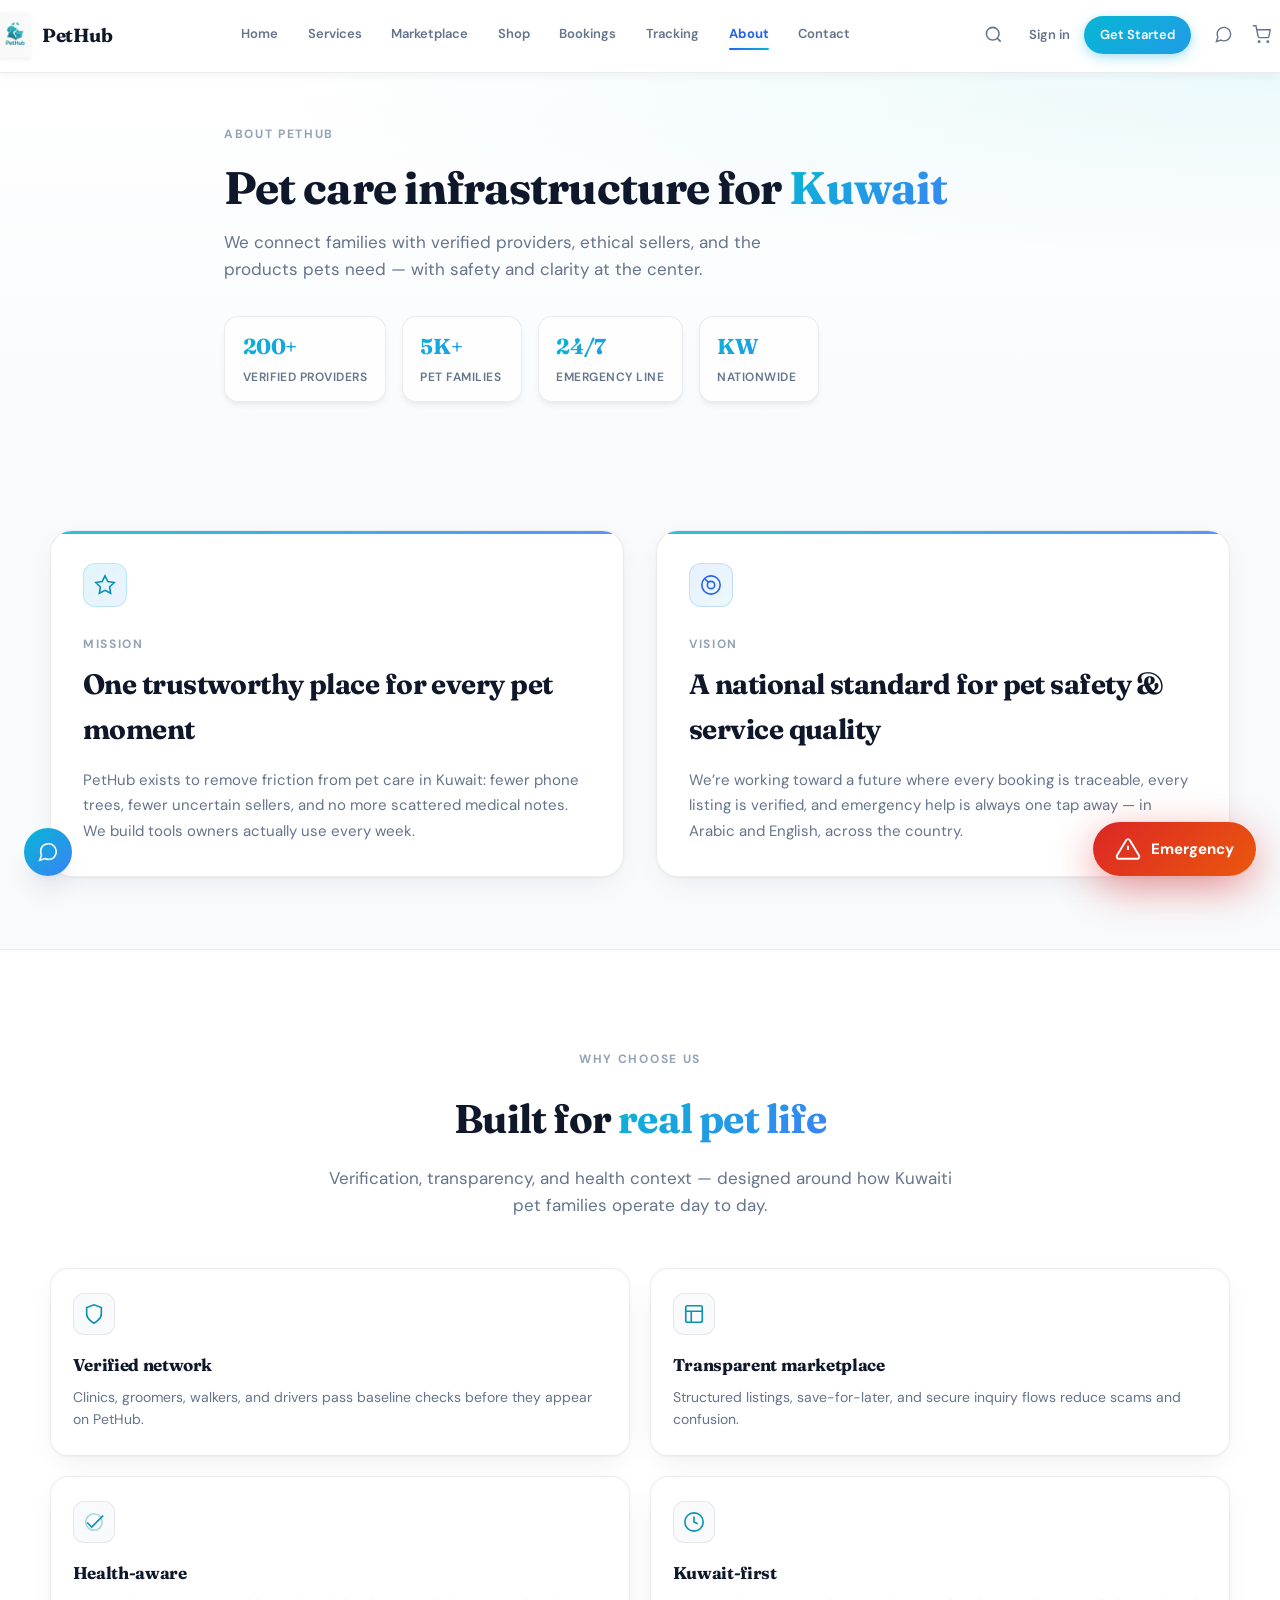
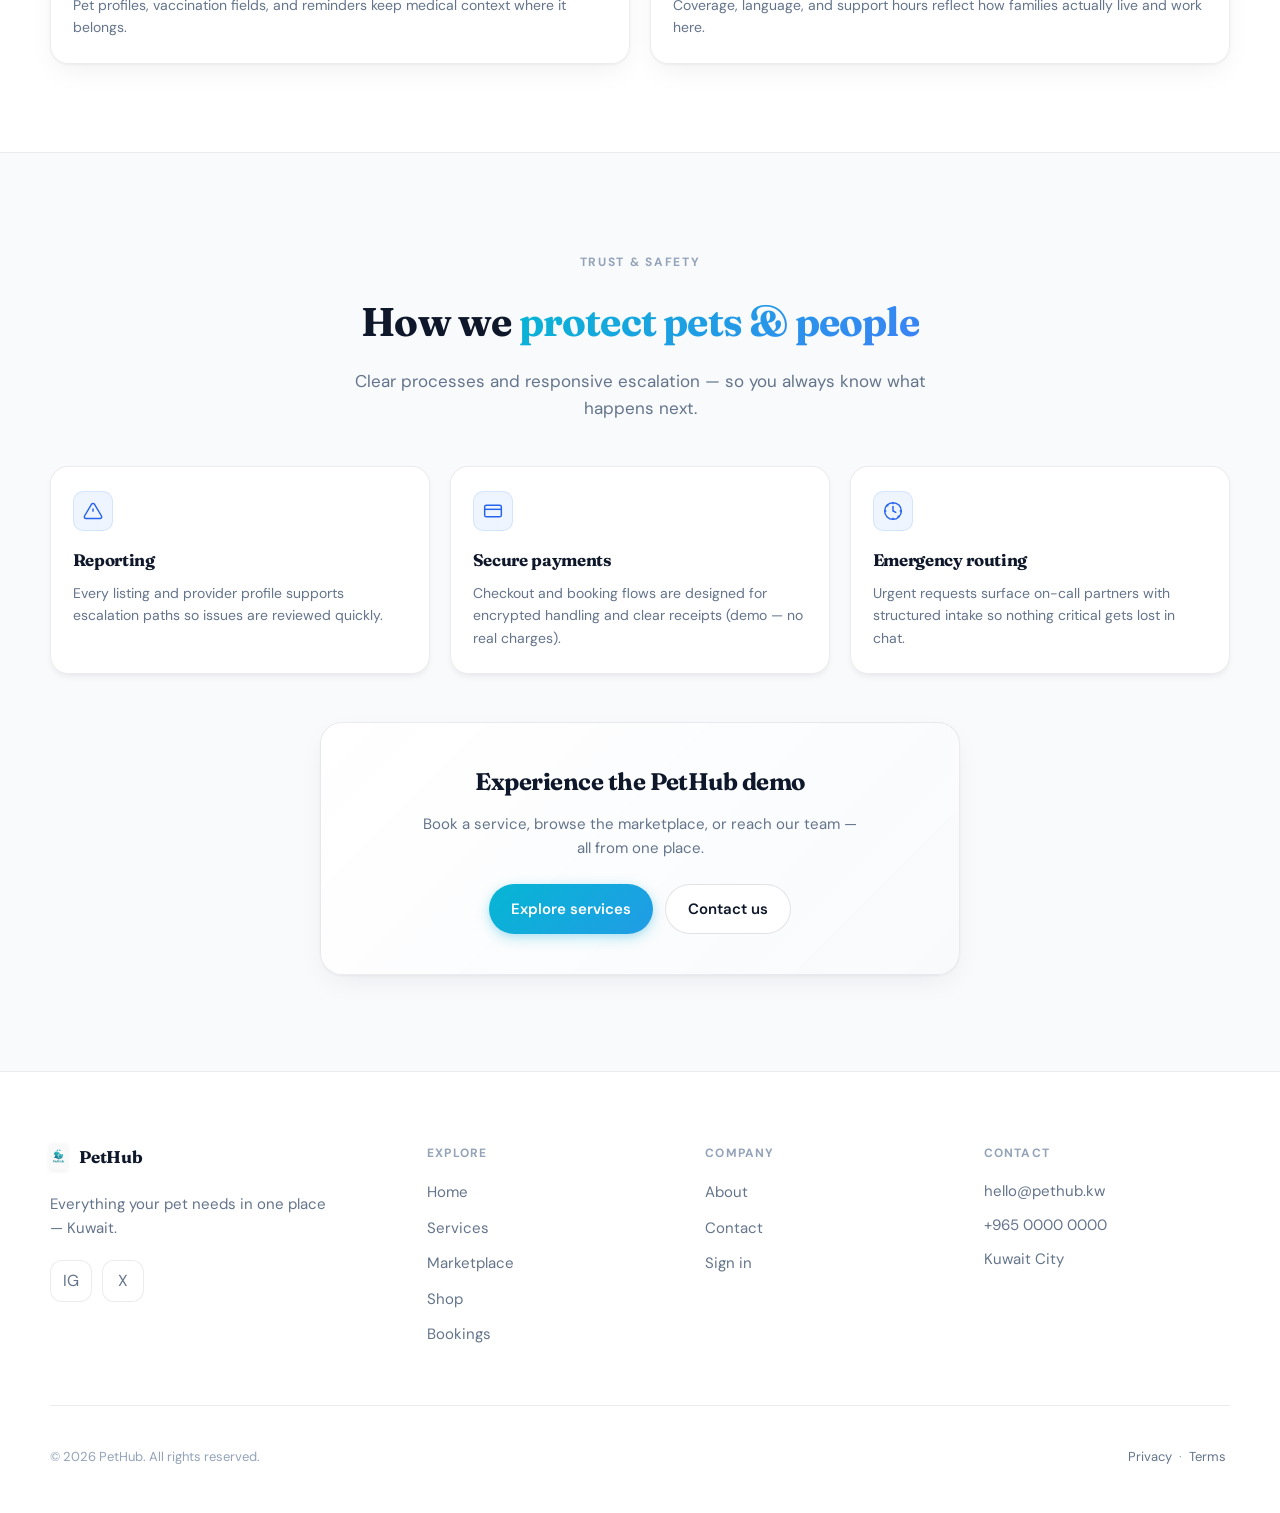
<file: about.html>
<!DOCTYPE html>
<html lang="en">
<head>
  <meta charset="UTF-8" />
  <meta name="viewport" content="width=device-width, initial-scale=1.0" />
  <meta name="description" content="PetHub — Kuwait’s integrated pet services platform." />
  <title>PetHub | About</title>
  <link rel="preconnect" href="https://fonts.googleapis.com" />
  <link rel="preconnect" href="https://fonts.gstatic.com" crossorigin />
  <link href="https://fonts.googleapis.com/css2?family=DM+Sans:ital,opsz,wght@0,9..40,400;0,9..40,500;0,9..40,600;0,9..40,700;1,9..40,400&family=Fraunces:ital,opsz,wght@0,9..144,500;0,9..144,600;0,9..144,700;0,9..144,800&display=swap" rel="stylesheet" />
  <link rel="stylesheet" href="css/styles.css" />
</head>
<body data-page="about">
  <a class="skip-link" href="#main">Skip to content</a>
  <header class="header" id="top">
    <div class="header__inner container">
      <div class="header__brand">
        <a class="logo" href="index.html" aria-label="PetHub home">
          <span class="logo__graphic" aria-hidden="true">
            <img class="logo__img" src="imges/logopet.webp" width="200" height="60" alt="" loading="eager" decoding="async" fetchpriority="high" />
          </span>
          <span class="logo__text">PetHub</span>
        </a>
      </div>
      <nav class="header__nav nav" aria-label="Main">
        <button type="button" class="nav__scrim" id="nav-scrim" aria-label="Close menu" tabindex="-1" hidden></button>
        <div class="nav__panel" id="nav-panel">
          <div class="nav__panel-head">
            <span class="nav__panel-title">Menu</span>
            <button type="button" class="nav__close" id="nav-close" aria-label="Close menu">
              <svg width="22" height="22" viewBox="0 0 24 24" fill="none" stroke="currentColor" stroke-width="2" aria-hidden="true"><path d="M18 6L6 18M6 6l12 12"/></svg>
            </button>
          </div>
          <ul class="nav__links">
            <li><a href="index.html" class="nav__link" data-nav="home">Home</a></li>
            <li><a href="services.html" class="nav__link" data-nav="services">Services</a></li>
            <li><a href="marketplace.html" class="nav__link" data-nav="marketplace">Marketplace</a></li>
            <li><a href="shop.html" class="nav__link" data-nav="shop">Shop</a></li>
            <li><a href="bookings.html" class="nav__link" data-nav="bookings">Bookings</a></li>
            <li><a href="pet-tracking.html" class="nav__link" data-nav="tracking">Tracking</a></li>
            <li><a href="about.html" class="nav__link" data-nav="about">About</a></li>
            <li><a href="contact.html" class="nav__link" data-nav="contact">Contact</a></li>
          </ul>
          <div class="nav__mobile-actions" data-guest-only>
            <a href="signin.html?mode=signup" class="btn btn--primary btn--sm header__cta btn--block">Get Started</a>
            <a href="signin.html" class="btn btn--outline btn--sm btn--block">Sign in</a>
          </div>
          <div class="nav__mobile-account" data-user-only hidden>
            <p class="nav__mobile-account-name"><span data-user-display></span></p>
            <a href="bookings.html" class="nav__mobile-link">My account</a>
            <a href="bookings.html" class="nav__mobile-link">Bookings</a>
            <a href="bookings.html#dash-saved" class="nav__mobile-link">Saved pets</a>
            <button type="button" class="btn btn--signout btn--sm btn--block" data-sign-out>Sign out</button>
          </div>
        </div>
      </nav>
      <div class="header__actions">
        <div class="header__search-popover" id="header-search-popover">
          <button type="button" class="header__icon-btn header__search-toggle" id="header-search-toggle" aria-expanded="false" aria-controls="header-search-dropdown" aria-label="Open search">
            <svg width="19" height="19" viewBox="0 0 24 24" fill="none" stroke="currentColor" stroke-width="2" aria-hidden="true"><circle cx="11" cy="11" r="8"/><path d="M21 21l-4.35-4.35"/></svg>
          </button>
          <div id="header-search-dropdown" class="header__search-dropdown" role="dialog" aria-label="Search" aria-hidden="true">
            <div class="header__search header__search--popover" role="search">
              <label class="visually-hidden" for="global-search">Search services, pets, products</label>
              <svg class="header__search-icon" width="18" height="18" viewBox="0 0 24 24" fill="none" stroke="currentColor" stroke-width="2" aria-hidden="true"><circle cx="11" cy="11" r="8"/><path d="M21 21l-4.35-4.35"/></svg>
              <input type="search" id="global-search" class="header__search-input" placeholder="Search services, pets, products..." autocomplete="off" />
            </div>
          </div>
        </div>
        <div class="header__guest-actions" data-guest-only>
          <a href="signin.html" class="header__signin-link">Sign in</a>
          <a href="signin.html?mode=signup" class="btn btn--primary btn--sm header__cta">Get Started</a>
        </div>
        <div class="header__account-menu" data-user-only hidden>
          <button type="button" class="header__account-trigger" id="header-account-trigger" aria-expanded="false" aria-haspopup="true" aria-controls="header-account-dropdown">
            <span class="header__avatar" aria-hidden="true">
              <svg width="18" height="18" viewBox="0 0 24 24" fill="none" stroke="currentColor" stroke-width="1.75" aria-hidden="true"><path d="M20 21v-2a4 4 0 00-4-4H8a4 4 0 00-4 4v2"/><circle cx="12" cy="7" r="4"/></svg>
            </span>
            <span class="header__account-name" data-user-display aria-live="polite"></span>
            <svg class="header__account-chevron" width="14" height="14" viewBox="0 0 24 24" fill="none" stroke="currentColor" stroke-width="2" aria-hidden="true"><path d="M6 9l6 6 6-6"/></svg>
          </button>
          <div id="header-account-dropdown" class="header__account-dropdown" role="menu" hidden>
            <a role="menuitem" href="bookings.html" class="header__account-item">My account</a>
            <a role="menuitem" href="bookings.html" class="header__account-item">Bookings</a>
            <a role="menuitem" href="bookings.html#dash-saved" class="header__account-item">Saved pets</a>
            <button type="button" role="menuitem" class="header__account-item header__account-item--danger" data-sign-out>Sign out</button>
          </div>
        </div>
        <div class="header__icons" aria-label="Quick actions">
          <button type="button" class="header__icon-btn" data-open-chat aria-label="Support chat">
            <svg width="19" height="19" viewBox="0 0 24 24" fill="none" stroke="currentColor" stroke-width="1.75" aria-hidden="true"><path d="M21 11.5a8.38 8.38 0 01-.9 3.8 8.5 8.5 0 01-7.6 4.7 8.38 8.38 0 01-3.8-.9L3 21l1.9-5.7a8.38 8.38 0 01-.9-3.8 8.5 8.5 0 014.7-7.6 8.38 8.38 0 013.8-.9h.5a8.48 8.48 0 018 8.5z"/></svg>
          </button>
          <button type="button" class="header__icon-btn" data-open-cart aria-label="Shopping cart">
            <svg width="19" height="19" viewBox="0 0 24 24" fill="none" stroke="currentColor" stroke-width="1.75" aria-hidden="true"><circle cx="9" cy="21" r="1"/><circle cx="20" cy="21" r="1"/><path d="M1 1h4l2.68 13.39a2 2 0 002 1.61h9.72a2 2 0 002-1.61L23 6H6"/></svg>
            <span class="header__cart-count" data-cart-count hidden>0</span>
          </button>
        </div>
        <button type="button" class="nav__toggle" aria-expanded="false" aria-controls="nav-panel" aria-label="Open menu">
          <span class="nav__toggle-bar"></span><span class="nav__toggle-bar"></span><span class="nav__toggle-bar"></span>
        </button>
      </div>
    </div>
  </header>
  <div class="toast-host" id="toast-host" aria-live="polite"></div>
  <main id="main" class="about-page">
    <section class="hero page-hero page-hero--about">
      <div class="container">
        <p class="eyebrow">About PetHub</p>
        <h1 class="page-hero__title">Pet care infrastructure for <span class="text-gradient">Kuwait</span></h1>
        <p class="page-hero__lead">We connect families with verified providers, ethical sellers, and the products pets need — with safety and clarity at the center.</p>
        <ul class="about-hero__stats" aria-label="Platform highlights">
          <li><strong>200+</strong><span>Verified providers</span></li>
          <li><strong>5K+</strong><span>Pet families</span></li>
          <li><strong>24/7</strong><span>Emergency line</span></li>
          <li><strong>KW</strong><span>Nationwide</span></li>
        </ul>
      </div>
    </section>
    <section class="section section--about-band">
      <div class="container about-page-grid">
        <article class="about-mission glass-panel reveal">
          <div class="about-mission__mark" aria-hidden="true">
            <svg width="22" height="22" viewBox="0 0 24 24" fill="none" stroke="currentColor" stroke-width="1.75"><path d="M12 2l3.09 6.26L22 9.27l-5 4.87 1.18 6.88L12 17.77l-6.18 3.25L7 14.14 2 9.27l6.91-1.01L12 2z"/></svg>
          </div>
          <p class="eyebrow">Mission</p>
          <h2 class="section__title section__title--sm">One trustworthy place for every pet moment</h2>
          <p class="about-page__text">PetHub exists to remove friction from pet care in Kuwait: fewer phone trees, fewer uncertain sellers, and no more scattered medical notes. We build tools owners actually use every week.</p>
        </article>
        <article class="about-mission glass-panel reveal">
          <div class="about-mission__mark about-mission__mark--vision" aria-hidden="true">
            <svg width="22" height="22" viewBox="0 0 24 24" fill="none" stroke="currentColor" stroke-width="1.75"><circle cx="12" cy="12" r="10"/><circle cx="12" cy="12" r="4"/><path d="M4.93 4.93l4.24 4.24"/></svg>
          </div>
          <p class="eyebrow">Vision</p>
          <h2 class="section__title section__title--sm">A national standard for pet safety &amp; service quality</h2>
          <p class="about-page__text">We’re working toward a future where every booking is traceable, every listing is verified, and emergency help is always one tap away — in Arabic and English, across the country.</p>
        </article>
      </div>
    </section>
    <section class="section section--about-features">
      <div class="container">
        <header class="section__head reveal">
          <p class="eyebrow">Why choose us</p>
          <h2 class="section__title">Built for <span class="text-gradient">real pet life</span></h2>
          <p class="section__lead">Verification, transparency, and health context — designed around how Kuwaiti pet families operate day to day.</p>
        </header>
        <div class="about-features-grid">
          <article class="about-feature glass-panel reveal">
            <div class="about-feature__icon" aria-hidden="true"><svg width="22" height="22" viewBox="0 0 24 24" fill="none" stroke="currentColor" stroke-width="1.75"><path d="M12 22s8-4 8-10V5l-8-3-8 3v7c0 6 8 10 8 10z"/></svg></div>
            <h3 class="about-feature__title">Verified network</h3>
            <p class="about-feature__text">Clinics, groomers, walkers, and drivers pass baseline checks before they appear on PetHub.</p>
          </article>
          <article class="about-feature glass-panel reveal">
            <div class="about-feature__icon" aria-hidden="true"><svg width="22" height="22" viewBox="0 0 24 24" fill="none" stroke="currentColor" stroke-width="1.75"><rect x="3" y="3" width="18" height="18" rx="2"/><path d="M3 9h18M9 21V9"/></svg></div>
            <h3 class="about-feature__title">Transparent marketplace</h3>
            <p class="about-feature__text">Structured listings, save-for-later, and secure inquiry flows reduce scams and confusion.</p>
          </article>
          <article class="about-feature glass-panel reveal">
            <div class="about-feature__icon" aria-hidden="true"><svg width="22" height="22" viewBox="0 0 24 24" fill="none" stroke="currentColor" stroke-width="1.75"><path d="M4.5 12.5l5 5L22 5"/><path d="M12 21a9 9 0 100-18 9 9 0 000 18z" opacity=".35"/></svg></div>
            <h3 class="about-feature__title">Health-aware</h3>
            <p class="about-feature__text">Pet profiles, vaccination fields, and reminders keep medical context where it belongs.</p>
          </article>
          <article class="about-feature glass-panel reveal">
            <div class="about-feature__icon" aria-hidden="true"><svg width="22" height="22" viewBox="0 0 24 24" fill="none" stroke="currentColor" stroke-width="1.75"><circle cx="12" cy="12" r="10"/><path d="M12 6v6l4 2"/></svg></div>
            <h3 class="about-feature__title">Kuwait-first</h3>
            <p class="about-feature__text">Coverage, language, and support hours reflect how families actually live and work here.</p>
          </article>
        </div>
      </div>
    </section>
    <section class="section section--about-trust">
      <div class="container">
        <header class="section__head reveal">
          <p class="eyebrow">Trust &amp; safety</p>
          <h2 class="section__title">How we <span class="text-gradient">protect pets &amp; people</span></h2>
          <p class="section__lead">Clear processes and responsive escalation — so you always know what happens next.</p>
        </header>
        <div class="trust-safety-grid reveal">
          <div class="trust-safety-card glass-panel">
            <div class="trust-safety-card__icon" aria-hidden="true"><svg width="20" height="20" viewBox="0 0 24 24" fill="none" stroke="currentColor" stroke-width="1.75"><path d="M10.29 3.86L1.82 18a2 2 0 001.71 3h16.94a2 2 0 001.71-3L13.71 3.86a2 2 0 00-3.42 0z"/><path d="M12 9v4M12 17h.01"/></svg></div>
            <h3>Reporting</h3>
            <p>Every listing and provider profile supports escalation paths so issues are reviewed quickly.</p>
          </div>
          <div class="trust-safety-card glass-panel">
            <div class="trust-safety-card__icon" aria-hidden="true"><svg width="20" height="20" viewBox="0 0 24 24" fill="none" stroke="currentColor" stroke-width="1.75"><rect x="2" y="5" width="20" height="14" rx="2"/><path d="M2 10h20"/></svg></div>
            <h3>Secure payments</h3>
            <p>Checkout and booking flows are designed for encrypted handling and clear receipts (demo — no real charges).</p>
          </div>
          <div class="trust-safety-card glass-panel">
            <div class="trust-safety-card__icon" aria-hidden="true"><svg width="20" height="20" viewBox="0 0 24 24" fill="none" stroke="currentColor" stroke-width="1.75"><circle cx="12" cy="12" r="10"/><path d="M12 6v6l4 2"/><path d="M12 2v2M12 20v2M4.93 4.93l1.41 1.41M17.66 17.66l1.41 1.41M2 12h2M20 12h2"/></svg></div>
            <h3>Emergency routing</h3>
            <p>Urgent requests surface on-call partners with structured intake so nothing critical gets lost in chat.</p>
          </div>
        </div>
        <div class="about-cta glass-panel reveal">
          <div class="about-cta__inner">
            <h2 class="about-cta__title">Experience the PetHub demo</h2>
            <p class="about-cta__lead">Book a service, browse the marketplace, or reach our team — all from one place.</p>
            <div class="about-cta__actions">
              <a href="services.html" class="btn btn--primary">Explore services</a>
              <a href="contact.html" class="btn btn--outline">Contact us</a>
            </div>
          </div>
        </div>
      </div>
    </section>
  </main>
  <footer class="footer" id="site-footer">
    <div class="container footer__grid">
      <div class="footer__brand">
        <a class="logo logo--footer" href="index.html" aria-label="PetHub home"><span class="logo__graphic" aria-hidden="true"><img class="logo__img" src="imges/logopet.webp" width="160" height="48" alt="" decoding="async" /></span><span class="logo__text">PetHub</span></a>
        <p class="footer__tagline">Everything your pet needs in one place — Kuwait.</p>
        <div class="footer__social" aria-label="Social">
          <a href="#" class="social-link" aria-label="Instagram">IG</a>
          <a href="#" class="social-link" aria-label="X">X</a>
        </div>
      </div>
      <div>
        <h3 class="footer__heading">Explore</h3>
        <ul class="footer__list">
          <li><a href="index.html">Home</a></li>
          <li><a href="services.html">Services</a></li>
          <li><a href="marketplace.html">Marketplace</a></li>
          <li><a href="shop.html">Shop</a></li>
          <li><a href="bookings.html">Bookings</a></li>
        </ul>
      </div>
      <div>
        <h3 class="footer__heading">Company</h3>
        <ul class="footer__list">
          <li><a href="about.html">About</a></li>
          <li><a href="contact.html">Contact</a></li>
          <li><a href="signin.html">Sign in</a></li>
        </ul>
      </div>
      <div>
        <h3 class="footer__heading">Contact</h3>
        <ul class="footer__list footer__contact">
          <li><a href="mailto:hello@pethub.kw">hello@pethub.kw</a></li>
          <li><a href="tel:+96500000000">+965 0000 0000</a></li>
          <li>Kuwait City</li>
        </ul>
      </div>
    </div>
    <div class="container footer__bottom">
      <p>&copy; <span id="year"></span> PetHub. All rights reserved.</p>
      <p class="footer__legal"><a href="#">Privacy</a> · <a href="#">Terms</a></p>
    </div>
  </footer>
    </div>
  </footer>

  <button type="button" class="emergency-fab" data-open-emergency aria-label="Emergency veterinary help">
    <svg width="26" height="26" viewBox="0 0 24 24" fill="none" stroke="currentColor" stroke-width="1.75" aria-hidden="true"><path d="M10.29 3.86L1.82 18a2 2 0 001.71 3h16.94a2 2 0 001.71-3L13.71 3.86a2 2 0 00-3.42 0z"/><path d="M12 9v4M12 17h.01"/></svg>
    <span>Emergency</span>
  </button>

  <div class="cart-drawer" id="cart-drawer" hidden aria-hidden="true">
    <div class="cart-drawer__backdrop" data-close-cart tabindex="-1" aria-hidden="true"></div>
    <div class="cart-drawer__panel glass-panel" role="dialog" aria-labelledby="cart-drawer-title">
      <div class="cart-drawer__head">
        <h2 id="cart-drawer-title">Your cart</h2>
        <button type="button" class="icon-btn cart-drawer__close" data-close-cart aria-label="Close cart">×</button>
      </div>
      <div class="cart-drawer__body" id="cart-lines"></div>
      <div class="cart-drawer__foot">
        <p class="cart-drawer__total">Total: <strong id="cart-total">0.00 KD</strong></p>
        <button type="button" class="btn btn--primary btn--block" id="checkout-open">Checkout</button>
      </div>
    </div>
  </div>

  <div class="chat-widget" id="chat-widget">
    <button type="button" class="chat-widget__launcher" id="chat-launcher" aria-label="Open PetHub Support chat" aria-expanded="false" aria-controls="chat-panel">
      <svg width="22" height="22" viewBox="0 0 24 24" fill="none" stroke="currentColor" stroke-width="1.75" aria-hidden="true"><path d="M21 11.5a8.38 8.38 0 01-.9 3.8 8.5 8.5 0 01-7.6 4.7 8.38 8.38 0 01-3.8-.9L3 21l1.9-5.7a8.38 8.38 0 01-.9-3.8 8.5 8.5 0 014.7-7.6 8.38 8.38 0 013.8-.9h.5a8.48 8.48 0 018 8.5z"/></svg>
    </button>
    <div class="chat-widget__panel" id="chat-panel" role="dialog" aria-labelledby="chat-widget-title" aria-hidden="true" hidden>
      <div class="chat-widget__header">
        <span id="chat-widget-title">PetHub Support</span>
        <button type="button" class="chat-widget__toggle" id="chat-toggle" aria-expanded="false" aria-label="Close chat">×</button>
      </div>
      <div class="chat-widget__body">
        <div class="chat-widget__messages" id="chat-messages"></div>
        <div class="chat-widget__input-row">
          <input type="text" id="chat-input" class="input chat-widget__input" placeholder="Type a message…" autocomplete="off" />
          <button type="button" class="btn btn--primary btn--sm" id="chat-send">Send</button>
        </div>
      </div>
    </div>
  </div>
  <div class="modal" id="modal-checkout" role="dialog" aria-modal="true" aria-labelledby="checkout-title" hidden aria-hidden="true">
    <div class="modal__backdrop" data-modal-close tabindex="-1"></div>
    <div class="modal__panel glass-panel modal__panel--sm">
      <button type="button" class="modal__close" data-modal-close aria-label="Close">×</button>
      <h2 id="checkout-title" class="modal__title">Checkout</h2>
      <p class="modal__muted">Demo checkout — no real payment.</p>
      <form id="form-checkout" novalidate>
        <label class="field"><span class="field__label">Full name</span><input type="text" name="fullName" class="input" required /></label>
        <label class="field"><span class="field__label">Phone</span><input type="tel" name="phone" class="input" required /></label>
        <label class="field"><span class="field__label">Delivery area</span><input type="text" name="address" class="input" placeholder="Area, block, street" required /></label>
        <button type="submit" class="btn btn--primary btn--block">Place order</button>
      </form>
    </div>
  </div>

  <div class="modal" id="modal-auth" role="dialog" aria-modal="true" aria-labelledby="auth-mode-title" hidden aria-hidden="true">
    <div class="modal__backdrop" data-modal-close tabindex="-1"></div>
    <div class="modal__panel glass-panel modal__panel--sm">
      <button type="button" class="modal__close" data-modal-close aria-label="Close">×</button>
      <h2 id="auth-mode-title" class="modal__title">Sign in</h2>
      <form id="form-auth" novalidate>
        <div id="form-auth-signup-fields" hidden>
          <label class="field"><span class="field__label">Display name</span><input type="text" name="displayName" class="input" /></label>
          <label class="field"><span class="field__label">I am a</span>
            <select name="role" class="input">
              <option value="owner">Pet owner</option>
              <option value="provider">Service provider</option>
            </select>
          </label>
        </div>
        <label class="field"><span class="field__label">Email</span><input type="email" name="email" class="input" autocomplete="username" required /></label>
        <label class="field"><span class="field__label">Password</span><input type="password" name="password" class="input" autocomplete="current-password" required /></label>
        <button type="submit" class="btn btn--primary btn--block">Continue</button>
      </form>
    </div>
  </div>

  <div class="modal" id="modal-emergency" role="dialog" aria-modal="true" aria-labelledby="emergency-title" hidden aria-hidden="true">
    <div class="modal__backdrop" data-modal-close tabindex="-1"></div>
    <div class="modal__panel glass-panel modal__panel--emergency">
      <button type="button" class="modal__close" data-modal-close aria-label="Close">×</button>
      <h2 id="emergency-title" class="modal__title modal__title--urgent">Urgent veterinary request</h2>
      <p class="modal__muted">Describe the issue — we’ll route you to an on-call partner in Kuwait.</p>
      <form id="form-emergency" class="booking-form" novalidate>
        <label class="field"><span class="field__label">What’s wrong?</span><textarea name="issue" class="input input--textarea" rows="2" required></textarea></label>
        <label class="field"><span class="field__label">Your location</span><input type="text" name="location" class="input" placeholder="Area, landmark" required /></label>
        <label class="field"><span class="field__label">Phone to reach you</span><input type="tel" name="contact" class="input" required /></label>
        <button type="submit" class="btn btn--emergency btn--block">Send emergency request</button>
      </form>
    </div>
  </div>

  <script src="js/storage.js"></script>
  <script src="js/pethub.js"></script>
</body>
</html>
</file>
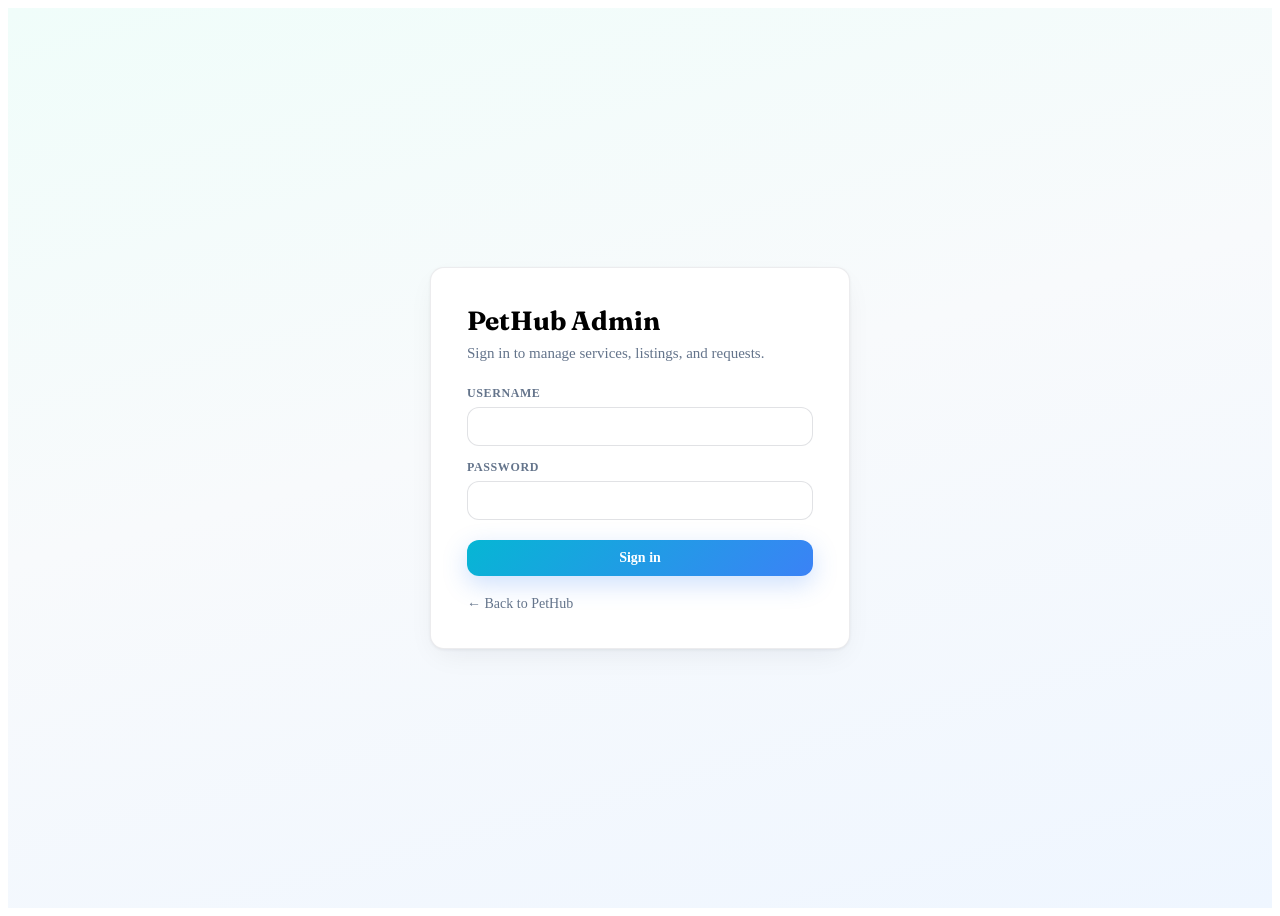
<file: admin-dashboard.html>
<!DOCTYPE html>
<html lang="en">
<head>
  <meta charset="UTF-8" />
  <meta name="viewport" content="width=device-width, initial-scale=1.0" />
  <title>PetHub | Admin Dashboard</title>
  <link rel="preconnect" href="https://fonts.googleapis.com" />
  <link rel="preconnect" href="https://fonts.gstatic.com" crossorigin />
  <link href="https://fonts.googleapis.com/css2?family=DM+Sans:ital,opsz,wght@0,9..40,400;0,9..40,500;0,9..40,600;0,9..40,700&family=Fraunces:ital,opsz,wght@0,9..144,600;0,9..144,700&display=swap" rel="stylesheet" />
  <link rel="stylesheet" href="css/admin.css" />
  <link rel="stylesheet" href="css/pet-tracking.css" />
</head>
<body class="admin-body">
  <div class="admin-layout">
    <aside class="admin-sidebar">
      <div class="admin-sidebar__brand">PetHub <span>Admin</span></div>
      <ul class="admin-nav">
        <li><button type="button" data-admin-view="dashboard" class="is-active">Dashboard</button></li>
        <li><button type="button" data-admin-view="services">Services</button></li>
        <li><button type="button" data-admin-view="marketplace">Marketplace</button></li>
        <li><button type="button" data-admin-view="shop">Shop</button></li>
        <li><button type="button" data-admin-view="bookings">Bookings</button></li>
        <li><button type="button" data-admin-view="pets">Pet Profiles</button></li>
        <li><button type="button" data-admin-view="messages">Messages</button></li>
        <li><button type="button" data-admin-view="support-chat">Support chat</button></li>
        <li><button type="button" data-admin-view="seller-inquiries">Seller inquiries</button></li>
        <li><button type="button" data-admin-view="shop-orders">Shop orders</button></li>
        <li><button type="button" data-admin-view="pet-tracking">Pet tracking</button></li>
        <li><button type="button" data-admin-view="emergency">Emergency</button></li>
      </ul>
      <div class="admin-sidebar__foot">
        <button type="button" class="btn-admin btn-admin--ghost" id="admin-logout" style="width: 100%">Logout</button>
      </div>
    </aside>
    <div class="admin-main-wrap">
      <header class="admin-topbar">
        <h1 id="admin-page-title">Dashboard</h1>
        <p id="admin-page-desc">Overview of PetHub demo data stored in this browser.</p>
      </header>
      <main class="admin-content" id="admin-main">
        <section class="admin-view" id="view-dashboard" data-title="Dashboard" data-desc="Overview of PetHub demo data stored in this browser.">
          <div class="admin-kpi-grid" id="admin-kpi"></div>
        </section>

        <section class="admin-view" id="view-services" hidden data-title="Services" data-desc="Manage service cards shown on the Services page.">
          <div class="admin-panel">
            <div class="admin-panel__head">
              <h2>Services</h2>
              <button type="button" class="btn-admin btn-admin--primary btn-admin--sm" data-action="add-service">Add service</button>
            </div>
            <div class="admin-table-wrap">
              <table class="admin-table" id="table-services">
                <thead>
                  <tr>
                    <th>Image</th>
                    <th>Title</th>
                    <th>Description</th>
                    <th>Status</th>
                    <th></th>
                  </tr>
                </thead>
                <tbody></tbody>
              </table>
            </div>
          </div>
        </section>

        <section class="admin-view" id="view-marketplace" hidden data-title="Marketplace" data-desc="Pet listings on the Marketplace page.">
          <div class="admin-panel">
            <div class="admin-panel__head">
              <h2>Listings</h2>
              <button type="button" class="btn-admin btn-admin--primary btn-admin--sm" data-action="add-listing">Add listing</button>
            </div>
            <div class="admin-table-wrap">
              <table class="admin-table" id="table-marketplace">
                <thead>
                  <tr>
                    <th>Image</th>
                    <th>Name</th>
                    <th>Type</th>
                    <th>Age</th>
                    <th>Price</th>
                    <th>Location</th>
                    <th></th>
                  </tr>
                </thead>
                <tbody></tbody>
              </table>
            </div>
          </div>
        </section>

        <section class="admin-view" id="view-shop" hidden data-title="Shop" data-desc="Products shown on the Shop page (shopProducts in localStorage).">
          <div class="admin-kpi-grid" id="admin-shop-kpis" style="margin-bottom: 1.25rem"></div>
          <div class="admin-panel">
            <div class="admin-panel__head">
              <h2>Shop products</h2>
              <div style="display: flex; flex-wrap: wrap; gap: 10px; align-items: center">
                <label class="admin-inline-filter" style="display: flex; align-items: center; gap: 8px; font-size: 0.875rem; color: var(--admin-muted)">
                  Category
                  <select id="shop-admin-cat-filter" class="input" style="min-width: 160px; padding: 8px 10px">
                    <option value="all">All categories</option>
                    <option value="food">Food</option>
                    <option value="toys">Toys</option>
                    <option value="grooming">Grooming</option>
                    <option value="beds">Beds</option>
                    <option value="carriers">Carriers</option>
                    <option value="accessories">Accessories</option>
                  </select>
                </label>
                <button type="button" class="btn-admin btn-admin--primary btn-admin--sm" data-action="add-shop-product">Add product</button>
              </div>
            </div>
            <div class="admin-table-wrap">
              <table class="admin-table" id="table-shop">
                <thead>
                  <tr>
                    <th>Image</th>
                    <th>Name</th>
                    <th>Brand</th>
                    <th>Category</th>
                    <th>Price</th>
                    <th>Stock</th>
                    <th>Badge</th>
                    <th>Status</th>
                    <th></th>
                  </tr>
                </thead>
                <tbody></tbody>
              </table>
            </div>
          </div>
        </section>

        <section class="admin-view" id="view-bookings" hidden data-title="Bookings" data-desc="Service bookings from the site.">
          <div class="admin-panel">
            <div class="admin-panel__head">
              <h2>Bookings</h2>
            </div>
            <div class="admin-table-wrap">
              <table class="admin-table" id="table-bookings">
                <thead>
                  <tr>
                    <th>Service</th>
                    <th>When</th>
                    <th>Pet</th>
                    <th>Owner</th>
                    <th>Phone</th>
                    <th>Status</th>
                    <th></th>
                  </tr>
                </thead>
                <tbody></tbody>
              </table>
            </div>
          </div>
        </section>

        <section class="admin-view" id="view-pets" hidden data-title="Pet profiles" data-desc="Pet health profiles (Bookings dashboard).">
          <div class="admin-panel">
            <div class="admin-panel__head">
              <h2>Pet profiles</h2>
              <button type="button" class="btn-admin btn-admin--primary btn-admin--sm" data-action="add-pet">Add profile</button>
            </div>
            <div class="admin-table-wrap">
              <table class="admin-table" id="table-pets">
                <thead>
                  <tr>
                    <th>Name</th>
                    <th>Type</th>
                    <th>Breed</th>
                    <th>Age</th>
                    <th>Vaccination</th>
                    <th></th>
                  </tr>
                </thead>
                <tbody></tbody>
              </table>
            </div>
          </div>
        </section>

        <section class="admin-view" id="view-messages" hidden data-title="Contact messages" data-desc="Messages from the Contact page.">
          <div class="admin-panel">
            <div class="admin-panel__head">
              <h2>Messages</h2>
            </div>
            <div class="admin-table-wrap">
              <table class="admin-table" id="table-messages">
                <thead>
                  <tr>
                    <th>Date</th>
                    <th>Name</th>
                    <th>Email</th>
                    <th>Topic</th>
                    <th>Message</th>
                    <th></th>
                  </tr>
                </thead>
                <tbody></tbody>
              </table>
            </div>
          </div>
        </section>

        <section class="admin-view" id="view-support-chat" hidden data-title="Support chat" data-desc="Messages from the PetHub Support widget on public pages.">
          <div class="admin-panel">
            <div class="admin-panel__head">
              <h2>Support chat</h2>
            </div>
            <div class="admin-table-wrap">
              <table class="admin-table" id="table-support-chat">
                <thead>
                  <tr>
                    <th>Time</th>
                    <th>Name</th>
                    <th>Page</th>
                    <th>Message</th>
                    <th>Status</th>
                    <th></th>
                  </tr>
                </thead>
                <tbody></tbody>
              </table>
            </div>
          </div>
        </section>

        <section class="admin-view" id="view-seller-inquiries" hidden data-title="Seller inquiries" data-desc="Marketplace “Contact seller” submissions.">
          <div class="admin-panel">
            <div class="admin-panel__head">
              <h2>Seller inquiries</h2>
            </div>
            <div class="admin-table-wrap">
              <table class="admin-table" id="table-seller-inquiries">
                <thead>
                  <tr>
                    <th>Time</th>
                    <th>Listing</th>
                    <th>Buyer</th>
                    <th>Contact</th>
                    <th>Message</th>
                    <th>Status</th>
                    <th></th>
                  </tr>
                </thead>
                <tbody></tbody>
              </table>
            </div>
          </div>
        </section>

        <section class="admin-view" id="view-shop-orders" hidden data-title="Shop orders" data-desc="Checkout orders from the Shop page (shopOrders in localStorage).">
          <div class="admin-panel">
            <div class="admin-panel__head">
              <h2>Shop orders</h2>
            </div>
            <div class="admin-table-wrap">
              <table class="admin-table" id="table-shop-orders">
                <thead>
                  <tr>
                    <th>Time</th>
                    <th>Customer</th>
                    <th>Phone</th>
                    <th>Items</th>
                    <th>Total</th>
                    <th>Status</th>
                    <th></th>
                  </tr>
                </thead>
                <tbody></tbody>
              </table>
            </div>
          </div>
        </section>

        <section class="admin-view" id="view-pet-tracking" hidden data-title="Pet tracking" data-desc="Live animal transport monitor (demo data — not real GPS).">
          <p id="apt-ptrack-live-clock" style="font-size: 0.8125rem; color: var(--admin-muted); margin: 0 0 0.75rem"></p>
          <div id="apt-ptrack-emergency" class="apt-emergency-bar" hidden></div>
          <div class="apt-kpi-grid" id="apt-ptrack-kpis"></div>
          <div class="admin-panel">
            <div class="admin-panel__head">
              <h2>Live animal transport monitor</h2>
            </div>
            <div class="apt-toolbar">
              <div class="apt-filters" id="apt-ptrack-filters" role="group" aria-label="Filter trips">
                <button type="button" class="apt-filter-btn is-active" data-ptrack-filter="all">All</button>
                <button type="button" class="apt-filter-btn" data-ptrack-filter="assigned">Assigned</button>
                <button type="button" class="apt-filter-btn" data-ptrack-filter="picked_up">Picked up</button>
                <button type="button" class="apt-filter-btn" data-ptrack-filter="in_transit">In transit</button>
                <button type="button" class="apt-filter-btn" data-ptrack-filter="delivered">Delivered</button>
                <button type="button" class="apt-filter-btn" data-ptrack-filter="delayed">Delayed</button>
                <button type="button" class="apt-filter-btn" data-ptrack-filter="emergency">Emergency</button>
              </div>
              <input type="search" class="apt-search" id="apt-ptrack-search" placeholder="Search pet, owner, ID, service…" autocomplete="off" />
            </div>
            <div class="apt-table-wrap admin-table-wrap">
              <table class="admin-table" id="table-pet-tracking">
                <thead>
                  <tr>
                    <th>Tracking ID</th>
                    <th>Pet</th>
                    <th>Owner</th>
                    <th>Service</th>
                    <th>Staff</th>
                    <th>Current</th>
                    <th>Destination</th>
                    <th>Status</th>
                    <th>ETA</th>
                    <th>Priority</th>
                    <th>Updated</th>
                  </tr>
                </thead>
                <tbody></tbody>
              </table>
            </div>
          </div>
        </section>

        <section class="admin-view" id="view-emergency" hidden data-title="Emergency requests" data-desc="Urgent veterinary requests from the Emergency modal.">
          <div class="admin-panel">
            <div class="admin-panel__head">
              <h2>Emergency requests</h2>
            </div>
            <div class="admin-table-wrap">
              <table class="admin-table" id="table-emergency">
                <thead>
                  <tr>
                    <th>Time</th>
                    <th>Issue</th>
                    <th>Location</th>
                    <th>Phone</th>
                    <th>Status</th>
                    <th></th>
                  </tr>
                </thead>
                <tbody></tbody>
              </table>
            </div>
          </div>
        </section>
      </main>
    </div>
  </div>

  <div class="admin-modal-overlay" id="admin-modal" hidden>
    <div class="admin-modal" role="dialog" aria-modal="true" aria-labelledby="admin-modal-title">
      <h3 id="admin-modal-title">Edit</h3>
      <form id="admin-modal-form"></form>
      <div style="margin-top: 18px; display: flex; gap: 10px; justify-content: flex-end">
        <button type="button" class="btn-admin btn-admin--ghost btn-admin--sm" id="admin-modal-cancel">Cancel</button>
        <button type="submit" form="admin-modal-form" class="btn-admin btn-admin--primary btn-admin--sm">Save</button>
      </div>
    </div>
  </div>

  <div class="admin-modal-overlay" id="admin-ptrack-modal" hidden>
    <div class="admin-modal" role="dialog" aria-modal="true" aria-labelledby="admin-ptrack-modal-title" style="max-width: 760px">
      <h3 id="admin-ptrack-modal-title">Trip detail (demo)</h3>
      <div id="admin-ptrack-modal-body"></div>
      <div style="margin-top: 18px; display: flex; justify-content: flex-end">
        <button type="button" class="btn-admin btn-admin--primary btn-admin--sm" data-ptrack-close>Close</button>
      </div>
    </div>
  </div>

  <script src="js/storage.js"></script>
  <script src="js/pet-tracking-data.js"></script>
  <script src="js/admin-pet-tracking.js"></script>
  <script src="js/admin-dashboard.js"></script>
</body>
</html>
</file>
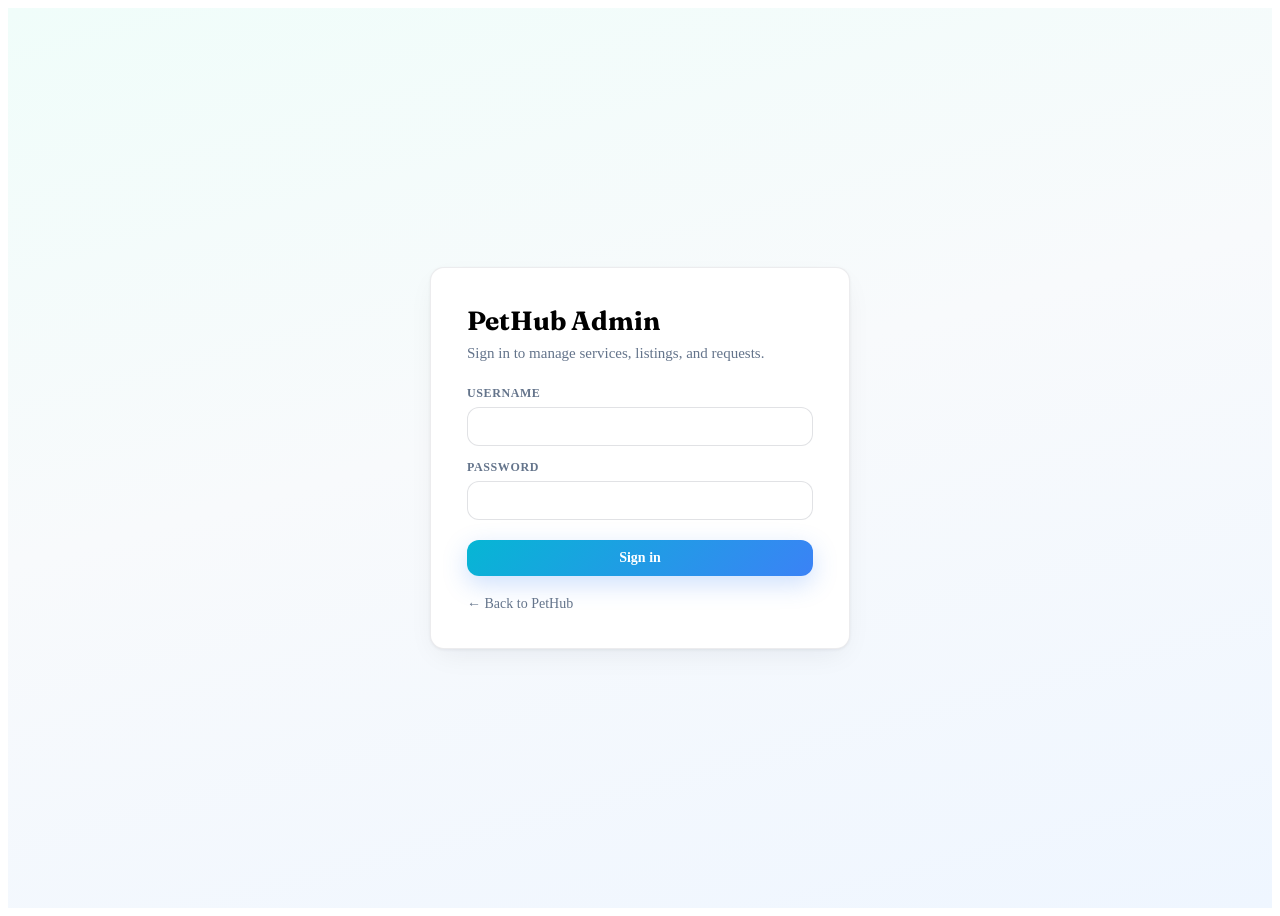
<file: admin-login.html>
<!DOCTYPE html>
<html lang="en">
<head>
  <meta charset="UTF-8" />
  <meta name="viewport" content="width=device-width, initial-scale=1.0" />
  <title>PetHub Admin | Sign in</title>
  <link rel="preconnect" href="https://fonts.googleapis.com" />
  <link rel="preconnect" href="https://fonts.gstatic.com" crossorigin />
  <link href="https://fonts.googleapis.com/css2?family=DM+Sans:ital,opsz,wght@0,9..40,400;0,9..40,500;0,9..40,600;0,9..40,700&family=Fraunces:ital,opsz,wght@0,9..144,600;0,9..144,700&display=swap" rel="stylesheet" />
  <link rel="stylesheet" href="css/admin.css" />
</head>
<body>
  <div class="admin-login-page">
    <div class="admin-login-card">
      <h1>PetHub Admin</h1>
      <p class="sub">Sign in to manage services, listings, and requests.</p>
      <div id="login-error" class="admin-error" hidden role="alert"></div>
      <form id="form-admin-login" novalidate>
        <div class="admin-field">
          <span>Username</span>
          <input type="text" name="username" id="admin-username" autocomplete="username" required />
        </div>
        <div class="admin-field" style="margin-top: 14px">
          <span>Password</span>
          <input type="password" name="password" id="admin-password" autocomplete="current-password" required />
        </div>
        <div class="admin-login-actions">
          <button type="submit" class="btn-admin btn-admin--primary">Sign in</button>
        </div>
      </form>
      <a class="admin-back-link" href="index.html">← Back to PetHub</a>
    </div>
  </div>
  <script src="js/admin-login.js"></script>
</body>
</html>
</file>
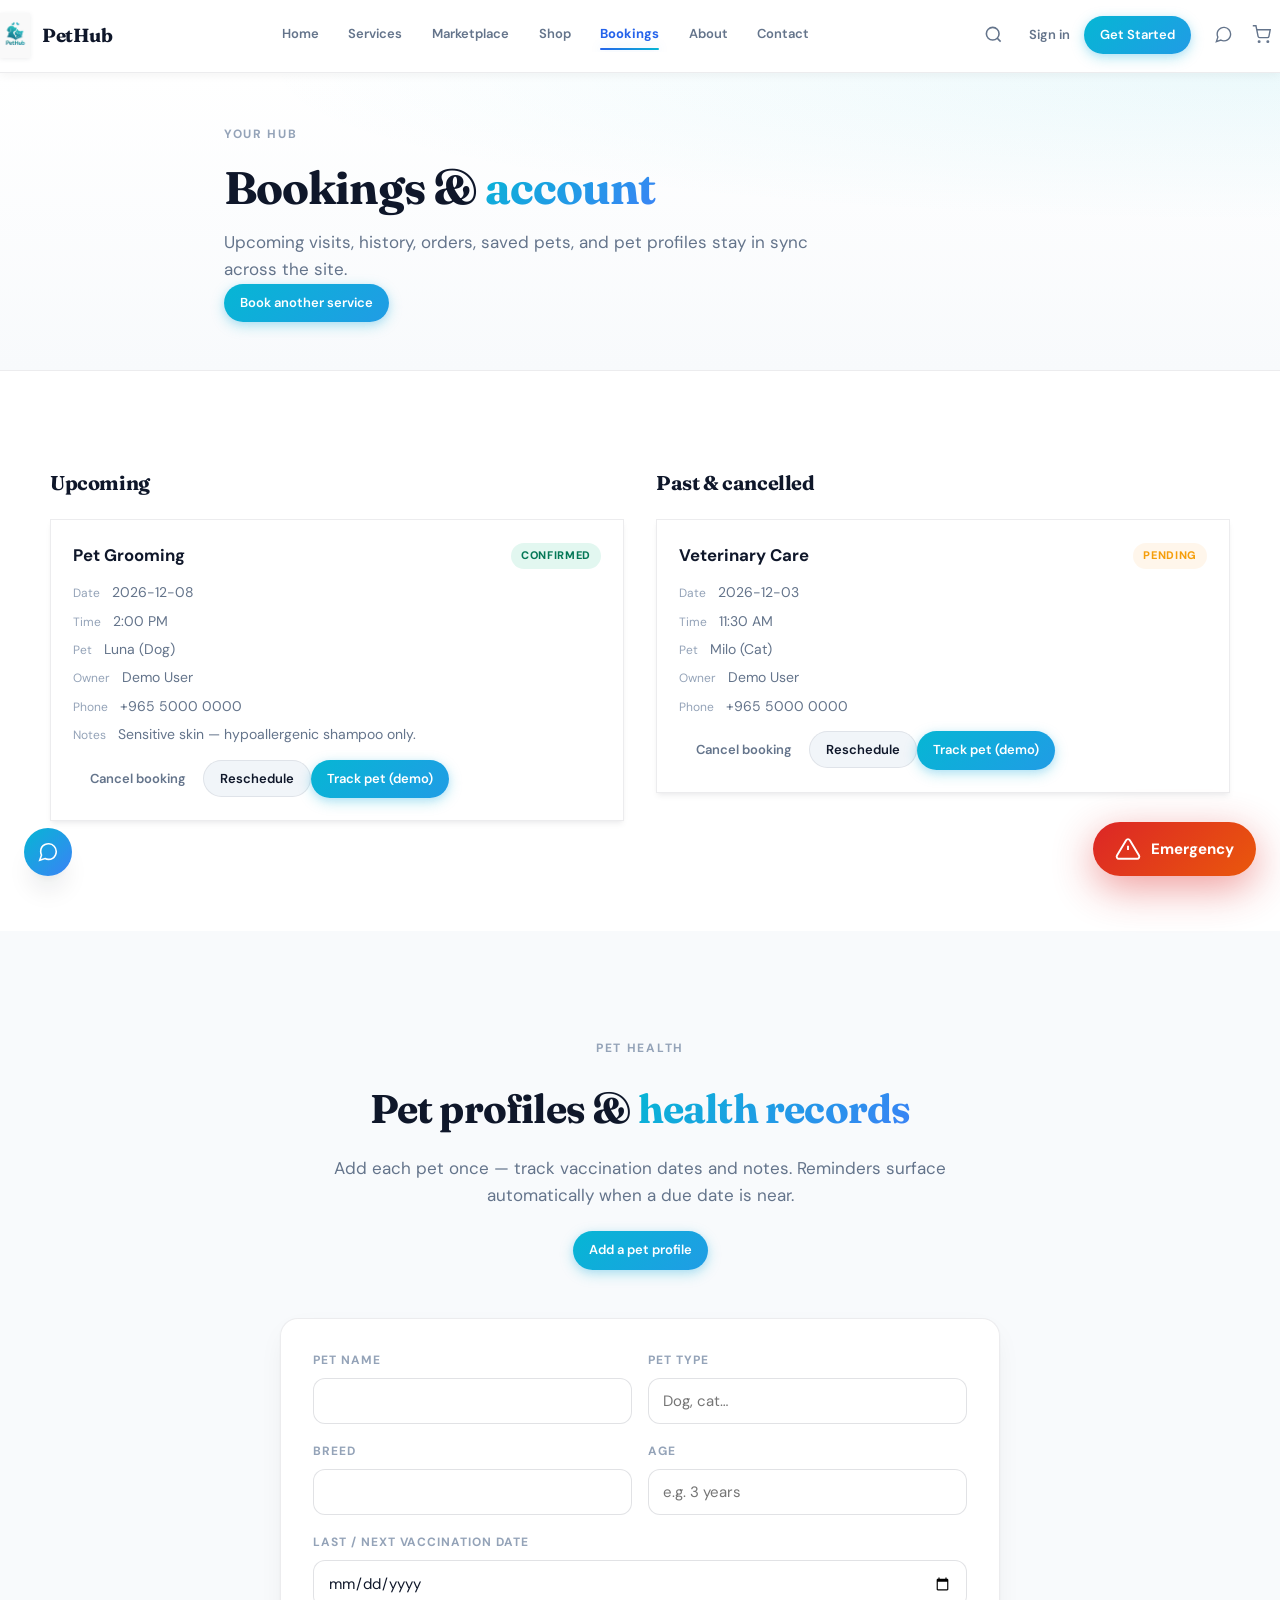
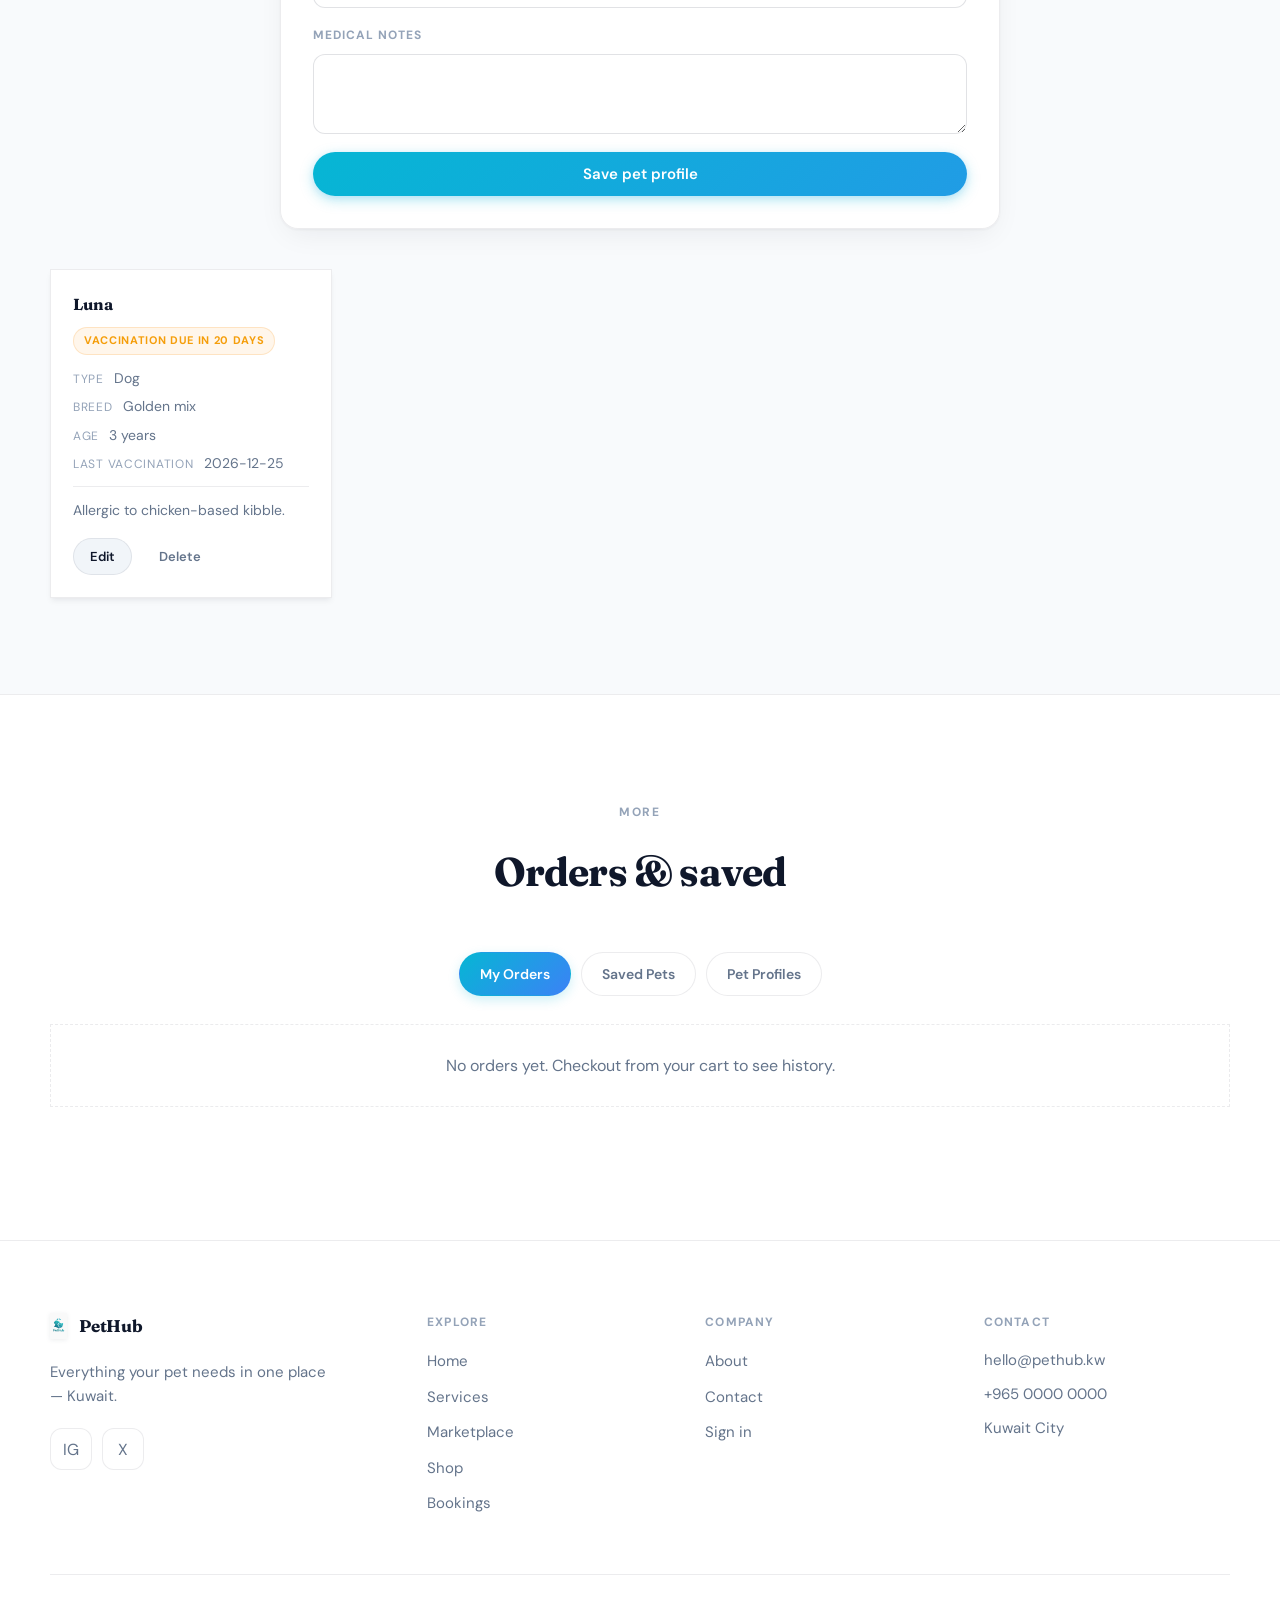
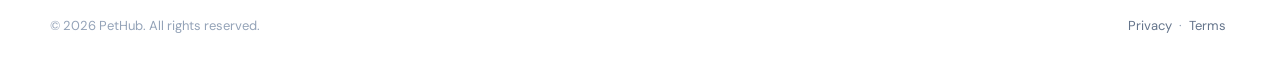
<file: bookings.html>
<!DOCTYPE html>
<html lang="en">
<head>
  <meta charset="UTF-8" />
  <meta name="viewport" content="width=device-width, initial-scale=1.0" />
  <meta name="description" content="PetHub — Kuwait’s integrated pet services platform." />
  <title>PetHub | Bookings &amp; Account</title>
  <link rel="preconnect" href="https://fonts.googleapis.com" />
  <link rel="preconnect" href="https://fonts.gstatic.com" crossorigin />
  <link href="https://fonts.googleapis.com/css2?family=DM+Sans:ital,opsz,wght@0,9..40,400;0,9..40,500;0,9..40,600;0,9..40,700;1,9..40,400&family=Fraunces:ital,opsz,wght@0,9..144,500;0,9..144,600;0,9..144,700;0,9..144,800&display=swap" rel="stylesheet" />
  <link rel="stylesheet" href="css/styles.css" />
</head>
<body data-page="bookings">
  <a class="skip-link" href="#main">Skip to content</a>
  <header class="header" id="top">
    <div class="header__inner container">
      <div class="header__brand">
        <a class="logo" href="index.html" aria-label="PetHub home">
          <span class="logo__graphic" aria-hidden="true">
            <img class="logo__img" src="imges/logopet.webp" width="200" height="60" alt="" loading="eager" decoding="async" fetchpriority="high" />
          </span>
          <span class="logo__text">PetHub</span>
        </a>
      </div>
      <nav class="header__nav nav" aria-label="Main">
        <button type="button" class="nav__scrim" id="nav-scrim" aria-label="Close menu" tabindex="-1" hidden></button>
        <div class="nav__panel" id="nav-panel">
          <div class="nav__panel-head">
            <span class="nav__panel-title">Menu</span>
            <button type="button" class="nav__close" id="nav-close" aria-label="Close menu">
              <svg width="22" height="22" viewBox="0 0 24 24" fill="none" stroke="currentColor" stroke-width="2" aria-hidden="true"><path d="M18 6L6 18M6 6l12 12"/></svg>
            </button>
          </div>
          <ul class="nav__links">
            <li><a href="index.html" class="nav__link" data-nav="home">Home</a></li>
            <li><a href="services.html" class="nav__link" data-nav="services">Services</a></li>
            <li><a href="marketplace.html" class="nav__link" data-nav="marketplace">Marketplace</a></li>
            <li><a href="shop.html" class="nav__link" data-nav="shop">Shop</a></li>
            <li><a href="bookings.html" class="nav__link" data-nav="bookings">Bookings</a></li>
            <li><a href="about.html" class="nav__link" data-nav="about">About</a></li>
            <li><a href="contact.html" class="nav__link" data-nav="contact">Contact</a></li>
          </ul>
          <div class="nav__mobile-actions" data-guest-only>
            <a href="signin.html?mode=signup" class="btn btn--primary btn--sm header__cta btn--block">Get Started</a>
            <a href="signin.html" class="btn btn--outline btn--sm btn--block">Sign in</a>
          </div>
          <div class="nav__mobile-account" data-user-only hidden>
            <p class="nav__mobile-account-name"><span data-user-display></span></p>
            <a href="bookings.html" class="nav__mobile-link">My account</a>
            <a href="bookings.html" class="nav__mobile-link">Bookings</a>
            <a href="bookings.html#dash-saved" class="nav__mobile-link">Saved pets</a>
            <button type="button" class="btn btn--signout btn--sm btn--block" data-sign-out>Sign out</button>
          </div>
        </div>
      </nav>
      <div class="header__actions">
        <div class="header__search-popover" id="header-search-popover">
          <button type="button" class="header__icon-btn header__search-toggle" id="header-search-toggle" aria-expanded="false" aria-controls="header-search-dropdown" aria-label="Open search">
            <svg width="19" height="19" viewBox="0 0 24 24" fill="none" stroke="currentColor" stroke-width="2" aria-hidden="true"><circle cx="11" cy="11" r="8"/><path d="M21 21l-4.35-4.35"/></svg>
          </button>
          <div id="header-search-dropdown" class="header__search-dropdown" role="dialog" aria-label="Search" aria-hidden="true">
            <div class="header__search header__search--popover" role="search">
              <label class="visually-hidden" for="global-search">Search services, pets, products</label>
              <svg class="header__search-icon" width="18" height="18" viewBox="0 0 24 24" fill="none" stroke="currentColor" stroke-width="2" aria-hidden="true"><circle cx="11" cy="11" r="8"/><path d="M21 21l-4.35-4.35"/></svg>
              <input type="search" id="global-search" class="header__search-input" placeholder="Search services, pets, products..." autocomplete="off" />
            </div>
          </div>
        </div>
        <div class="header__guest-actions" data-guest-only>
          <a href="signin.html" class="header__signin-link">Sign in</a>
          <a href="signin.html?mode=signup" class="btn btn--primary btn--sm header__cta">Get Started</a>
        </div>
        <div class="header__account-menu" data-user-only hidden>
          <button type="button" class="header__account-trigger" id="header-account-trigger" aria-expanded="false" aria-haspopup="true" aria-controls="header-account-dropdown">
            <span class="header__avatar" aria-hidden="true">
              <svg width="18" height="18" viewBox="0 0 24 24" fill="none" stroke="currentColor" stroke-width="1.75" aria-hidden="true"><path d="M20 21v-2a4 4 0 00-4-4H8a4 4 0 00-4 4v2"/><circle cx="12" cy="7" r="4"/></svg>
            </span>
            <span class="header__account-name" data-user-display aria-live="polite"></span>
            <svg class="header__account-chevron" width="14" height="14" viewBox="0 0 24 24" fill="none" stroke="currentColor" stroke-width="2" aria-hidden="true"><path d="M6 9l6 6 6-6"/></svg>
          </button>
          <div id="header-account-dropdown" class="header__account-dropdown" role="menu" hidden>
            <a role="menuitem" href="bookings.html" class="header__account-item">My account</a>
            <a role="menuitem" href="bookings.html" class="header__account-item">Bookings</a>
            <a role="menuitem" href="bookings.html#dash-saved" class="header__account-item">Saved pets</a>
            <button type="button" role="menuitem" class="header__account-item header__account-item--danger" data-sign-out>Sign out</button>
          </div>
        </div>
        <div class="header__icons" aria-label="Quick actions">
          <button type="button" class="header__icon-btn" data-open-chat aria-label="Support chat">
            <svg width="19" height="19" viewBox="0 0 24 24" fill="none" stroke="currentColor" stroke-width="1.75" aria-hidden="true"><path d="M21 11.5a8.38 8.38 0 01-.9 3.8 8.5 8.5 0 01-7.6 4.7 8.38 8.38 0 01-3.8-.9L3 21l1.9-5.7a8.38 8.38 0 01-.9-3.8 8.5 8.5 0 014.7-7.6 8.38 8.38 0 013.8-.9h.5a8.48 8.48 0 018 8.5z"/></svg>
          </button>
          <button type="button" class="header__icon-btn" data-open-cart aria-label="Shopping cart">
            <svg width="19" height="19" viewBox="0 0 24 24" fill="none" stroke="currentColor" stroke-width="1.75" aria-hidden="true"><circle cx="9" cy="21" r="1"/><circle cx="20" cy="21" r="1"/><path d="M1 1h4l2.68 13.39a2 2 0 002 1.61h9.72a2 2 0 002-1.61L23 6H6"/></svg>
            <span class="header__cart-count" data-cart-count hidden>0</span>
          </button>
        </div>
        <button type="button" class="nav__toggle" aria-expanded="false" aria-controls="nav-panel" aria-label="Open menu">
          <span class="nav__toggle-bar"></span><span class="nav__toggle-bar"></span><span class="nav__toggle-bar"></span>
        </button>
      </div>
    </div>
  </header>
  <div class="toast-host" id="toast-host" aria-live="polite"></div>
  <main id="main">
    <section class="hero page-hero">
      <div class="container">
        <p class="eyebrow">Your hub</p>
        <h1 class="page-hero__title">Bookings &amp; <span class="text-gradient">account</span></h1>
        <p class="page-hero__lead">Upcoming visits, history, orders, saved pets, and pet profiles stay in sync across the site.</p>
        <a href="services.html" class="btn btn--primary btn--sm">Book another service</a>
      </div>
    </section>
    <section class="section section--dashboard">
      <div class="container">
        <h2 class="section__title visually-hidden">Booking schedule</h2>
        <div class="bookings-split reveal">
          <div>
            <h3 class="subsection-title">Upcoming</h3>
            <div id="bookings-upcoming"></div>
          </div>
          <div>
            <h3 class="subsection-title">Past &amp; cancelled</h3>
            <div id="bookings-past"></div>
          </div>
        </div>
      </div>
    </section>
    <section class="section section--pet-profiles" id="pet-profiles">
      <div class="container">
        <header class="section__head reveal">
          <p class="eyebrow">Pet health</p>
          <h2 id="pet-profiles-title" class="section__title">Pet profiles &amp; <span class="text-gradient">health records</span></h2>
          <p class="section__lead">Add each pet once — track vaccination dates and notes. Reminders surface automatically when a due date is near.</p>
          <div class="section__head-actions">
            <a href="#pet-profile-form" class="btn btn--primary btn--sm">Add a pet profile</a>
          </div>
        </header>
        <div id="pet-profile-form" class="pet-form-panel reveal glass-panel" tabindex="-1">
          <form id="form-pet-profile" class="booking-form" novalidate>
            <div class="form-row form-row--2">
              <label class="field">
                <span class="field__label">Pet name</span>
                <input type="text" name="petName" id="pet-form-name" class="input" required />
              </label>
              <label class="field">
                <span class="field__label">Pet type</span>
                <input type="text" name="petType" id="pet-form-type" class="input" placeholder="Dog, cat…" required />
              </label>
            </div>
            <div class="form-row form-row--2">
              <label class="field">
                <span class="field__label">Breed</span>
                <input type="text" name="breed" id="pet-form-breed" class="input" required />
              </label>
              <label class="field">
                <span class="field__label">Age</span>
                <input type="text" name="age" id="pet-form-age" class="input" placeholder="e.g. 3 years" required />
              </label>
            </div>
            <label class="field">
              <span class="field__label">Last / next vaccination date</span>
              <input type="date" name="vaccDate" id="pet-form-vacc" class="input" />
            </label>
            <label class="field">
              <span class="field__label">Medical notes</span>
              <textarea name="notes" id="pet-form-notes" class="input input--textarea" rows="2"></textarea>
            </label>
            <button type="submit" class="btn btn--primary" id="pet-form-submit">Save pet profile</button>
          </form>
        </div>
        <div class="pet-profiles-grid" id="pet-profile-cards"></div>
      </div>
    </section>
    <section class="section section--dashboard">
      <div class="container">
        <header class="section__head reveal">
          <p class="eyebrow">More</p>
          <h2 class="section__title">Orders &amp; saved</h2>
        </header>
        <div class="dash-tabs reveal" role="tablist">
          <button type="button" class="dash-tab is-active" role="tab" aria-selected="true" data-dash-tab="orders">My Orders</button>
          <button type="button" class="dash-tab" role="tab" aria-selected="false" data-dash-tab="saved">Saved Pets</button>
          <button type="button" class="dash-tab" role="tab" aria-selected="false" data-dash-tab="pets">Pet Profiles</button>
        </div>
        <div class="dash-panels reveal">
          <div class="dash-panel" data-dash-panel="orders" id="dash-orders" role="tabpanel"></div>
          <div class="dash-panel" data-dash-panel="saved" id="dash-saved" role="tabpanel" hidden></div>
          <div class="dash-panel" data-dash-panel="pets" id="dash-pets" role="tabpanel" hidden></div>
        </div>
      </div>
    </section>
  </main>
  <footer class="footer" id="site-footer">
    <div class="container footer__grid">
      <div class="footer__brand">
        <a class="logo logo--footer" href="index.html" aria-label="PetHub home"><span class="logo__graphic" aria-hidden="true"><img class="logo__img" src="imges/logopet.webp" width="160" height="48" alt="" decoding="async" /></span><span class="logo__text">PetHub</span></a>
        <p class="footer__tagline">Everything your pet needs in one place — Kuwait.</p>
        <div class="footer__social" aria-label="Social">
          <a href="#" class="social-link" aria-label="Instagram">IG</a>
          <a href="#" class="social-link" aria-label="X">X</a>
        </div>
      </div>
      <div>
        <h3 class="footer__heading">Explore</h3>
        <ul class="footer__list">
          <li><a href="index.html">Home</a></li>
          <li><a href="services.html">Services</a></li>
          <li><a href="marketplace.html">Marketplace</a></li>
          <li><a href="shop.html">Shop</a></li>
          <li><a href="bookings.html">Bookings</a></li>
        </ul>
      </div>
      <div>
        <h3 class="footer__heading">Company</h3>
        <ul class="footer__list">
          <li><a href="about.html">About</a></li>
          <li><a href="contact.html">Contact</a></li>
          <li><a href="signin.html">Sign in</a></li>
        </ul>
      </div>
      <div>
        <h3 class="footer__heading">Contact</h3>
        <ul class="footer__list footer__contact">
          <li><a href="mailto:hello@pethub.kw">hello@pethub.kw</a></li>
          <li><a href="tel:+96500000000">+965 0000 0000</a></li>
          <li>Kuwait City</li>
        </ul>
      </div>
    </div>
    <div class="container footer__bottom">
      <p>&copy; <span id="year"></span> PetHub. All rights reserved.</p>
      <p class="footer__legal"><a href="#">Privacy</a> · <a href="#">Terms</a></p>
    </div>
  </footer>
    </div>
  </footer>

  <button type="button" class="emergency-fab" data-open-emergency aria-label="Emergency veterinary help">
    <svg width="26" height="26" viewBox="0 0 24 24" fill="none" stroke="currentColor" stroke-width="1.75" aria-hidden="true"><path d="M10.29 3.86L1.82 18a2 2 0 001.71 3h16.94a2 2 0 001.71-3L13.71 3.86a2 2 0 00-3.42 0z"/><path d="M12 9v4M12 17h.01"/></svg>
    <span>Emergency</span>
  </button>

  <div class="cart-drawer" id="cart-drawer" hidden aria-hidden="true">
    <div class="cart-drawer__backdrop" data-close-cart tabindex="-1" aria-hidden="true"></div>
    <div class="cart-drawer__panel glass-panel" role="dialog" aria-labelledby="cart-drawer-title">
      <div class="cart-drawer__head">
        <h2 id="cart-drawer-title">Your cart</h2>
        <button type="button" class="icon-btn cart-drawer__close" data-close-cart aria-label="Close cart">×</button>
      </div>
      <div class="cart-drawer__body" id="cart-lines"></div>
      <div class="cart-drawer__foot">
        <p class="cart-drawer__total">Total: <strong id="cart-total">0.00 KD</strong></p>
        <button type="button" class="btn btn--primary btn--block" id="checkout-open">Checkout</button>
      </div>
    </div>
  </div>

  <div class="chat-widget" id="chat-widget">
    <button type="button" class="chat-widget__launcher" id="chat-launcher" aria-label="Open PetHub Support chat" aria-expanded="false" aria-controls="chat-panel">
      <svg width="22" height="22" viewBox="0 0 24 24" fill="none" stroke="currentColor" stroke-width="1.75" aria-hidden="true"><path d="M21 11.5a8.38 8.38 0 01-.9 3.8 8.5 8.5 0 01-7.6 4.7 8.38 8.38 0 01-3.8-.9L3 21l1.9-5.7a8.38 8.38 0 01-.9-3.8 8.5 8.5 0 014.7-7.6 8.38 8.38 0 013.8-.9h.5a8.48 8.48 0 018 8.5z"/></svg>
    </button>
    <div class="chat-widget__panel" id="chat-panel" role="dialog" aria-labelledby="chat-widget-title" aria-hidden="true" hidden>
      <div class="chat-widget__header">
        <span id="chat-widget-title">PetHub Support</span>
        <button type="button" class="chat-widget__toggle" id="chat-toggle" aria-expanded="false" aria-label="Close chat">×</button>
      </div>
      <div class="chat-widget__body">
        <div class="chat-widget__messages" id="chat-messages"></div>
        <div class="chat-widget__input-row">
          <input type="text" id="chat-input" class="input chat-widget__input" placeholder="Type a message…" autocomplete="off" />
          <button type="button" class="btn btn--primary btn--sm" id="chat-send">Send</button>
        </div>
      </div>
    </div>
  </div>
  <div class="modal" id="modal-booking" role="dialog" aria-modal="true" aria-labelledby="modal-booking-title" hidden aria-hidden="true">
    <div class="modal__backdrop" data-modal-close tabindex="-1"></div>
    <div class="modal__panel glass-panel">
      <button type="button" class="modal__close" data-modal-close aria-label="Close">×</button>
      <h2 id="modal-booking-title" class="modal__title">Book a service</h2>
      <form id="form-modal-booking" class="booking-form" novalidate>
        <label class="field">
          <span class="field__label">Service</span>
          <select name="service" id="modal-booking-service" class="input" required>
            <option value="">Select service</option>
            <option>Veterinary Care</option>
            <option>Pet Grooming</option>
            <option>Dog Walking</option>
            <option>Pet Transportation</option>
            <option>Emergency Vet</option>
            <option>Vaccination Reminder</option>
          </select>
        </label>
        <label class="field">
          <span class="field__label">Date</span>
          <input type="date" name="date" class="input" required />
        </label>
        <div class="field">
          <span class="field__label">Time slot</span>
          <div class="time-slots" role="group">
            <button type="button" class="time-slot" data-time="9:00 AM">9:00 AM</button>
            <button type="button" class="time-slot" data-time="11:30 AM">11:30 AM</button>
            <button type="button" class="time-slot" data-time="2:00 PM">2:00 PM</button>
            <button type="button" class="time-slot" data-time="4:30 PM">4:30 PM</button>
            <button type="button" class="time-slot" data-time="6:00 PM">6:00 PM</button>
          </div>
        </div>
        <div class="form-row form-row--2">
          <label class="field">
            <span class="field__label">Pet type</span>
            <select name="petType" class="input" required>
              <option value="">Select</option>
              <option>Dog</option>
              <option>Cat</option>
              <option>Bird</option>
              <option>Other</option>
            </select>
          </label>
          <label class="field">
            <span class="field__label">Pet name</span>
            <input type="text" name="petName" class="input" required />
          </label>
        </div>
        <div class="form-row form-row--2">
          <label class="field">
            <span class="field__label">Your name</span>
            <input type="text" name="ownerName" class="input" required />
          </label>
          <label class="field">
            <span class="field__label">Phone</span>
            <input type="tel" name="phone" class="input" required />
          </label>
        </div>
        <label class="field">
          <span class="field__label">Notes</span>
          <textarea name="notes" class="input input--textarea" rows="2"></textarea>
        </label>
        <button type="submit" class="btn btn--primary btn--block">Submit booking</button>
      </form>
    </div>
  </div>
  <div class="modal" id="modal-booking-success" role="dialog" aria-modal="true" aria-labelledby="modal-success-title" hidden aria-hidden="true">
    <div class="modal__backdrop" data-modal-close tabindex="-1"></div>
    <div class="modal__panel glass-panel modal__panel--sm">
      <h2 id="modal-success-title" class="modal__title">You’re all set</h2>
      <p class="modal__lead">Booking confirmed — details below.</p>
      <ul class="booking-summary" id="booking-success-summary"></ul>
      <button type="button" class="btn btn--primary btn--block" data-modal-close>Done</button>
    </div>
  </div>
  <div class="modal" id="modal-checkout" role="dialog" aria-modal="true" aria-labelledby="checkout-title" hidden aria-hidden="true">
    <div class="modal__backdrop" data-modal-close tabindex="-1"></div>
    <div class="modal__panel glass-panel modal__panel--sm">
      <button type="button" class="modal__close" data-modal-close aria-label="Close">×</button>
      <h2 id="checkout-title" class="modal__title">Checkout</h2>
      <p class="modal__muted">Demo checkout — no real payment.</p>
      <form id="form-checkout" novalidate>
        <label class="field"><span class="field__label">Full name</span><input type="text" name="fullName" class="input" required /></label>
        <label class="field"><span class="field__label">Phone</span><input type="tel" name="phone" class="input" required /></label>
        <label class="field"><span class="field__label">Delivery area</span><input type="text" name="address" class="input" placeholder="Area, block, street" required /></label>
        <button type="submit" class="btn btn--primary btn--block">Place order</button>
      </form>
    </div>
  </div>

  <div class="modal" id="modal-auth" role="dialog" aria-modal="true" aria-labelledby="auth-mode-title" hidden aria-hidden="true">
    <div class="modal__backdrop" data-modal-close tabindex="-1"></div>
    <div class="modal__panel glass-panel modal__panel--sm">
      <button type="button" class="modal__close" data-modal-close aria-label="Close">×</button>
      <h2 id="auth-mode-title" class="modal__title">Sign in</h2>
      <form id="form-auth" novalidate>
        <div id="form-auth-signup-fields" hidden>
          <label class="field"><span class="field__label">Display name</span><input type="text" name="displayName" class="input" /></label>
          <label class="field"><span class="field__label">I am a</span>
            <select name="role" class="input">
              <option value="owner">Pet owner</option>
              <option value="provider">Service provider</option>
            </select>
          </label>
        </div>
        <label class="field"><span class="field__label">Email</span><input type="email" name="email" class="input" autocomplete="username" required /></label>
        <label class="field"><span class="field__label">Password</span><input type="password" name="password" class="input" autocomplete="current-password" required /></label>
        <button type="submit" class="btn btn--primary btn--block">Continue</button>
      </form>
    </div>
  </div>

  <div class="modal" id="modal-emergency" role="dialog" aria-modal="true" aria-labelledby="emergency-title" hidden aria-hidden="true">
    <div class="modal__backdrop" data-modal-close tabindex="-1"></div>
    <div class="modal__panel glass-panel modal__panel--emergency">
      <button type="button" class="modal__close" data-modal-close aria-label="Close">×</button>
      <h2 id="emergency-title" class="modal__title modal__title--urgent">Urgent veterinary request</h2>
      <p class="modal__muted">Describe the issue — we’ll route you to an on-call partner in Kuwait.</p>
      <form id="form-emergency" class="booking-form" novalidate>
        <label class="field"><span class="field__label">What’s wrong?</span><textarea name="issue" class="input input--textarea" rows="2" required></textarea></label>
        <label class="field"><span class="field__label">Your location</span><input type="text" name="location" class="input" placeholder="Area, landmark" required /></label>
        <label class="field"><span class="field__label">Phone to reach you</span><input type="tel" name="contact" class="input" required /></label>
        <button type="submit" class="btn btn--emergency btn--block">Send emergency request</button>
      </form>
    </div>
  </div>
  <div class="modal" id="modal-reschedule" role="dialog" aria-modal="true" aria-labelledby="reschedule-title" hidden aria-hidden="true">
    <div class="modal__backdrop" data-modal-close tabindex="-1"></div>
    <div class="modal__panel glass-panel modal__panel--sm">
      <button type="button" class="modal__close" data-modal-close aria-label="Close">×</button>
      <h2 id="reschedule-title" class="modal__title">Reschedule visit</h2>
      <p class="modal__muted" id="reschedule-service-label"></p>
      <form id="form-reschedule" class="booking-form" novalidate>
        <label class="field"><span class="field__label">New date</span><input type="date" name="rescheduleDate" id="reschedule-date-input" class="input" required /></label>
        <div class="field"><span class="field__label">New time</span>
          <div class="time-slots" role="group">
            <button type="button" class="time-slot" data-time="9:00 AM">9:00 AM</button>
            <button type="button" class="time-slot" data-time="11:30 AM">11:30 AM</button>
            <button type="button" class="time-slot" data-time="2:00 PM">2:00 PM</button>
            <button type="button" class="time-slot" data-time="4:30 PM">4:30 PM</button>
            <button type="button" class="time-slot" data-time="6:00 PM">6:00 PM</button>
          </div>
        </div>
        <button type="submit" class="btn btn--primary btn--block">Save new schedule</button>
      </form>
    </div>
  </div>

  <script src="js/storage.js"></script>
  <script src="js/pethub.js"></script>
</body>
</html>
</file>
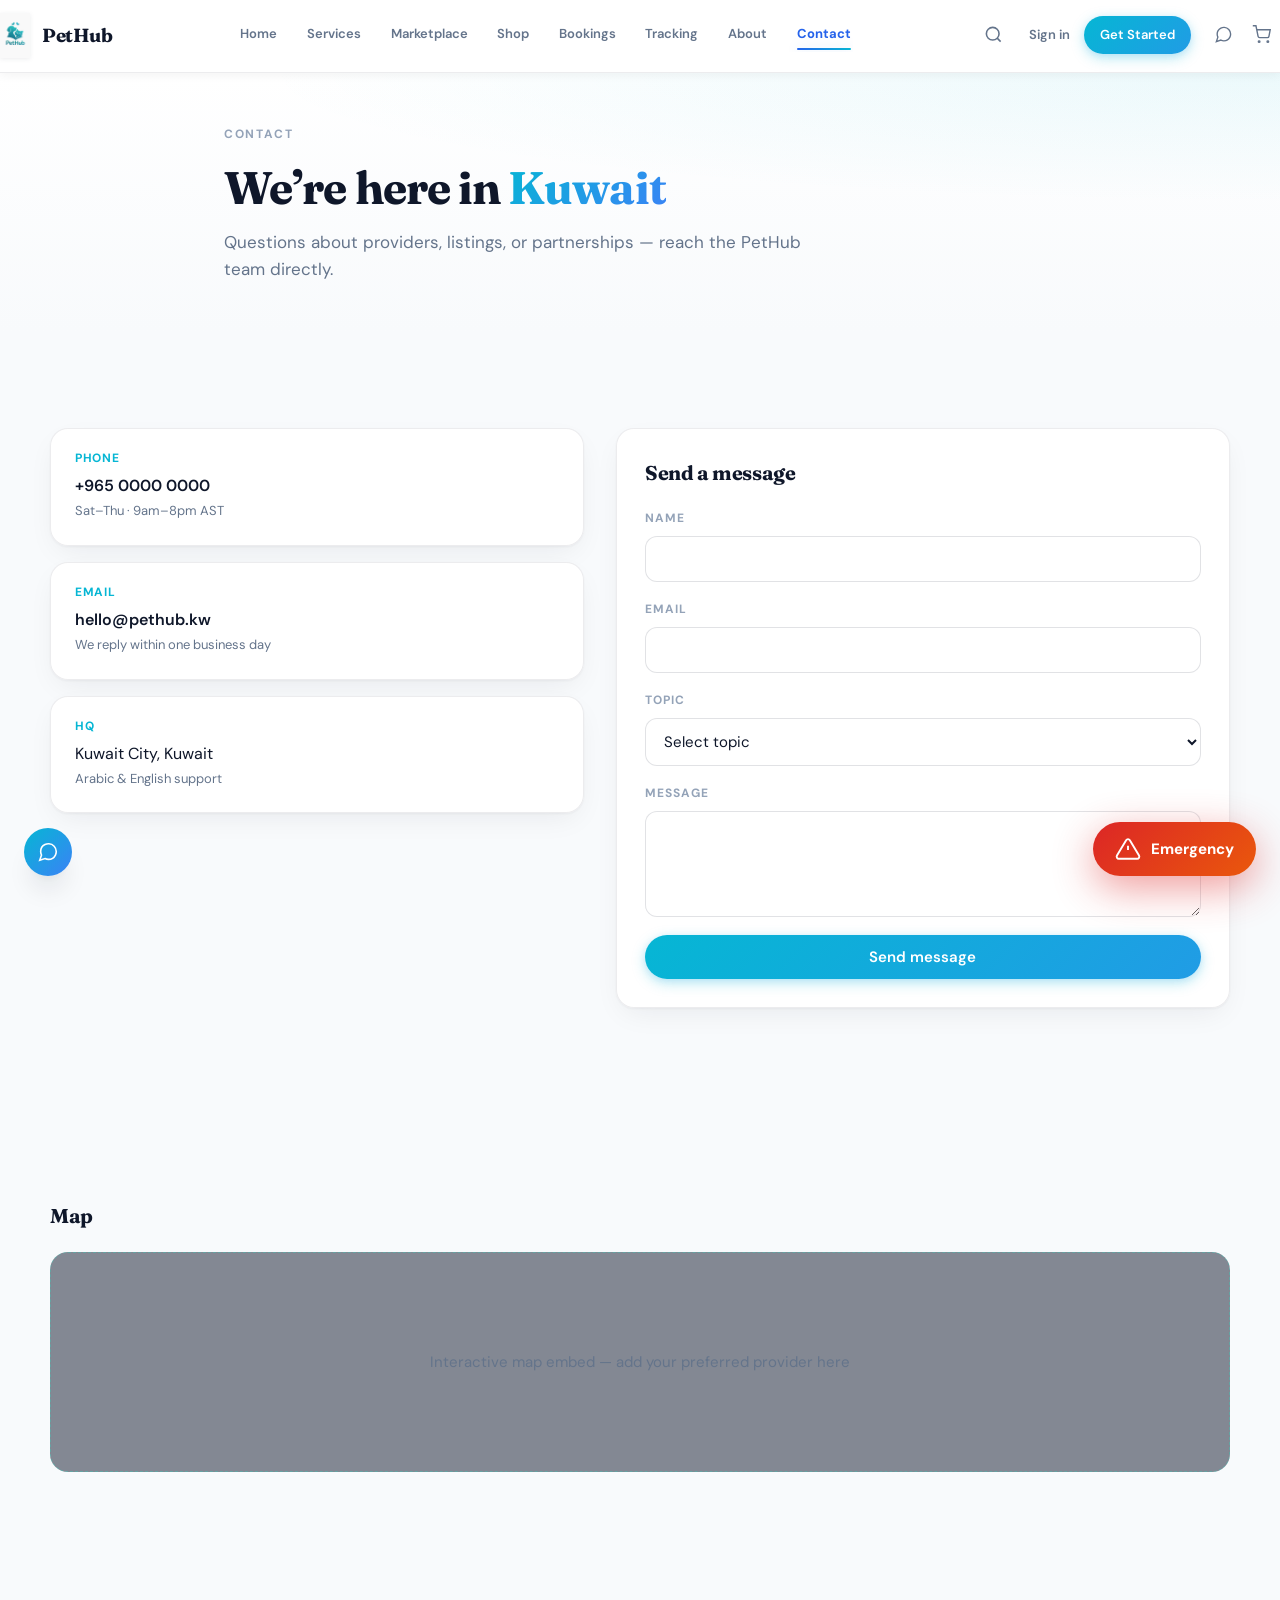
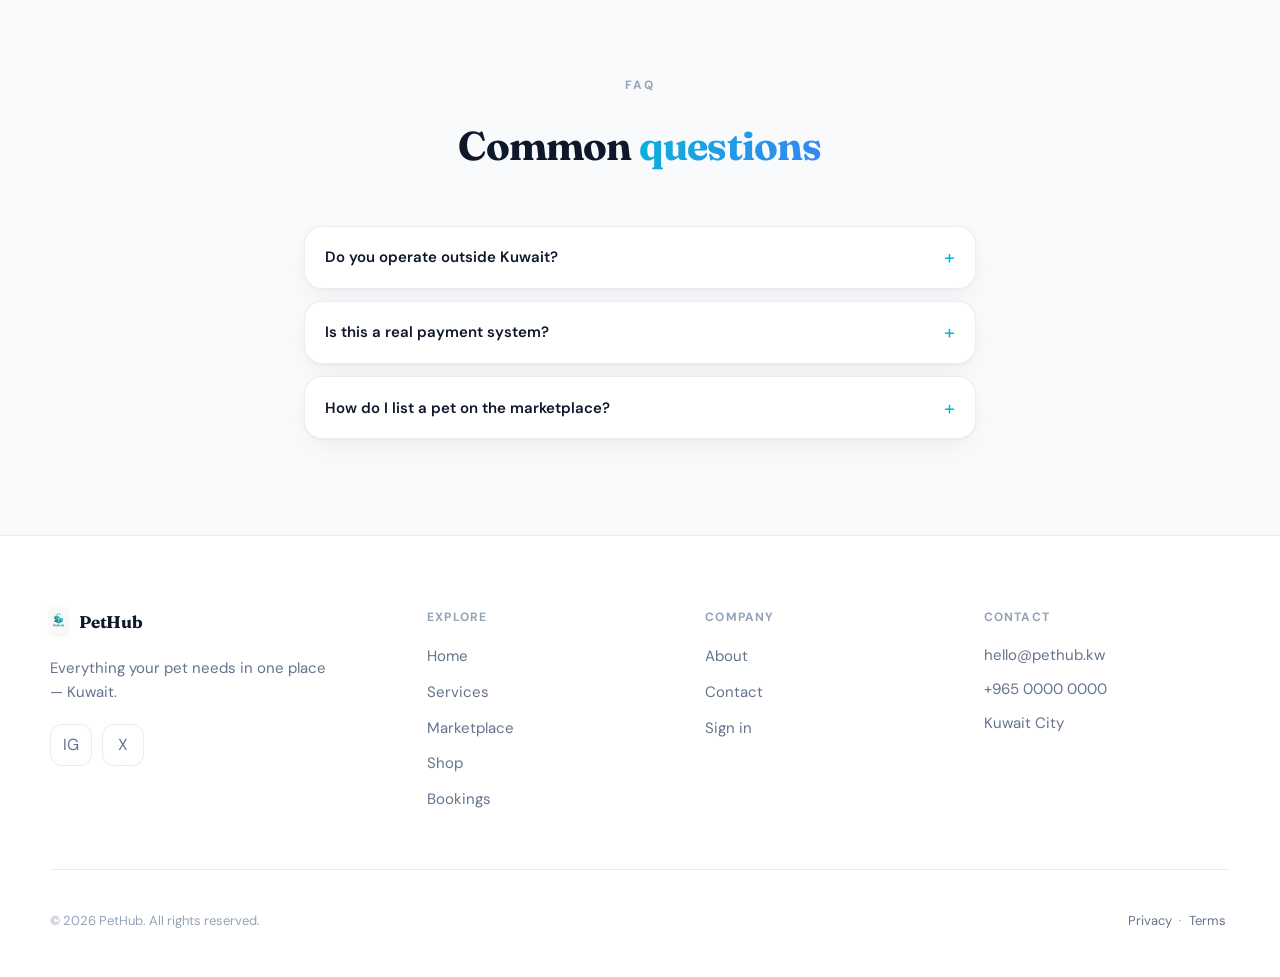
<file: contact.html>
<!DOCTYPE html>
<html lang="en">
<head>
  <meta charset="UTF-8" />
  <meta name="viewport" content="width=device-width, initial-scale=1.0" />
  <meta name="description" content="PetHub — Kuwait’s integrated pet services platform." />
  <title>PetHub | Contact</title>
  <link rel="preconnect" href="https://fonts.googleapis.com" />
  <link rel="preconnect" href="https://fonts.gstatic.com" crossorigin />
  <link href="https://fonts.googleapis.com/css2?family=DM+Sans:ital,opsz,wght@0,9..40,400;0,9..40,500;0,9..40,600;0,9..40,700;1,9..40,400&family=Fraunces:ital,opsz,wght@0,9..144,500;0,9..144,600;0,9..144,700;0,9..144,800&display=swap" rel="stylesheet" />
  <link rel="stylesheet" href="css/styles.css" />
</head>
<body data-page="contact">
  <a class="skip-link" href="#main">Skip to content</a>
  <header class="header" id="top">
    <div class="header__inner container">
      <div class="header__brand">
        <a class="logo" href="index.html" aria-label="PetHub home">
          <span class="logo__graphic" aria-hidden="true">
            <img class="logo__img" src="imges/logopet.webp" width="200" height="60" alt="" loading="eager" decoding="async" fetchpriority="high" />
          </span>
          <span class="logo__text">PetHub</span>
        </a>
      </div>
      <nav class="header__nav nav" aria-label="Main">
        <button type="button" class="nav__scrim" id="nav-scrim" aria-label="Close menu" tabindex="-1" hidden></button>
        <div class="nav__panel" id="nav-panel">
          <div class="nav__panel-head">
            <span class="nav__panel-title">Menu</span>
            <button type="button" class="nav__close" id="nav-close" aria-label="Close menu">
              <svg width="22" height="22" viewBox="0 0 24 24" fill="none" stroke="currentColor" stroke-width="2" aria-hidden="true"><path d="M18 6L6 18M6 6l12 12"/></svg>
            </button>
          </div>
          <ul class="nav__links">
            <li><a href="index.html" class="nav__link" data-nav="home">Home</a></li>
            <li><a href="services.html" class="nav__link" data-nav="services">Services</a></li>
            <li><a href="marketplace.html" class="nav__link" data-nav="marketplace">Marketplace</a></li>
            <li><a href="shop.html" class="nav__link" data-nav="shop">Shop</a></li>
            <li><a href="bookings.html" class="nav__link" data-nav="bookings">Bookings</a></li>
            <li><a href="pet-tracking.html" class="nav__link" data-nav="tracking">Tracking</a></li>
            <li><a href="about.html" class="nav__link" data-nav="about">About</a></li>
            <li><a href="contact.html" class="nav__link" data-nav="contact">Contact</a></li>
          </ul>
          <div class="nav__mobile-actions" data-guest-only>
            <a href="signin.html?mode=signup" class="btn btn--primary btn--sm header__cta btn--block">Get Started</a>
            <a href="signin.html" class="btn btn--outline btn--sm btn--block">Sign in</a>
          </div>
          <div class="nav__mobile-account" data-user-only hidden>
            <p class="nav__mobile-account-name"><span data-user-display></span></p>
            <a href="bookings.html" class="nav__mobile-link">My account</a>
            <a href="bookings.html" class="nav__mobile-link">Bookings</a>
            <a href="bookings.html#dash-saved" class="nav__mobile-link">Saved pets</a>
            <button type="button" class="btn btn--signout btn--sm btn--block" data-sign-out>Sign out</button>
          </div>
        </div>
      </nav>
      <div class="header__actions">
        <div class="header__search-popover" id="header-search-popover">
          <button type="button" class="header__icon-btn header__search-toggle" id="header-search-toggle" aria-expanded="false" aria-controls="header-search-dropdown" aria-label="Open search">
            <svg width="19" height="19" viewBox="0 0 24 24" fill="none" stroke="currentColor" stroke-width="2" aria-hidden="true"><circle cx="11" cy="11" r="8"/><path d="M21 21l-4.35-4.35"/></svg>
          </button>
          <div id="header-search-dropdown" class="header__search-dropdown" role="dialog" aria-label="Search" aria-hidden="true">
            <div class="header__search header__search--popover" role="search">
              <label class="visually-hidden" for="global-search">Search services, pets, products</label>
              <svg class="header__search-icon" width="18" height="18" viewBox="0 0 24 24" fill="none" stroke="currentColor" stroke-width="2" aria-hidden="true"><circle cx="11" cy="11" r="8"/><path d="M21 21l-4.35-4.35"/></svg>
              <input type="search" id="global-search" class="header__search-input" placeholder="Search services, pets, products..." autocomplete="off" />
            </div>
          </div>
        </div>
        <div class="header__guest-actions" data-guest-only>
          <a href="signin.html" class="header__signin-link">Sign in</a>
          <a href="signin.html?mode=signup" class="btn btn--primary btn--sm header__cta">Get Started</a>
        </div>
        <div class="header__account-menu" data-user-only hidden>
          <button type="button" class="header__account-trigger" id="header-account-trigger" aria-expanded="false" aria-haspopup="true" aria-controls="header-account-dropdown">
            <span class="header__avatar" aria-hidden="true">
              <svg width="18" height="18" viewBox="0 0 24 24" fill="none" stroke="currentColor" stroke-width="1.75" aria-hidden="true"><path d="M20 21v-2a4 4 0 00-4-4H8a4 4 0 00-4 4v2"/><circle cx="12" cy="7" r="4"/></svg>
            </span>
            <span class="header__account-name" data-user-display aria-live="polite"></span>
            <svg class="header__account-chevron" width="14" height="14" viewBox="0 0 24 24" fill="none" stroke="currentColor" stroke-width="2" aria-hidden="true"><path d="M6 9l6 6 6-6"/></svg>
          </button>
          <div id="header-account-dropdown" class="header__account-dropdown" role="menu" hidden>
            <a role="menuitem" href="bookings.html" class="header__account-item">My account</a>
            <a role="menuitem" href="bookings.html" class="header__account-item">Bookings</a>
            <a role="menuitem" href="bookings.html#dash-saved" class="header__account-item">Saved pets</a>
            <button type="button" role="menuitem" class="header__account-item header__account-item--danger" data-sign-out>Sign out</button>
          </div>
        </div>
        <div class="header__icons" aria-label="Quick actions">
          <button type="button" class="header__icon-btn" data-open-chat aria-label="Support chat">
            <svg width="19" height="19" viewBox="0 0 24 24" fill="none" stroke="currentColor" stroke-width="1.75" aria-hidden="true"><path d="M21 11.5a8.38 8.38 0 01-.9 3.8 8.5 8.5 0 01-7.6 4.7 8.38 8.38 0 01-3.8-.9L3 21l1.9-5.7a8.38 8.38 0 01-.9-3.8 8.5 8.5 0 014.7-7.6 8.38 8.38 0 013.8-.9h.5a8.48 8.48 0 018 8.5z"/></svg>
          </button>
          <button type="button" class="header__icon-btn" data-open-cart aria-label="Shopping cart">
            <svg width="19" height="19" viewBox="0 0 24 24" fill="none" stroke="currentColor" stroke-width="1.75" aria-hidden="true"><circle cx="9" cy="21" r="1"/><circle cx="20" cy="21" r="1"/><path d="M1 1h4l2.68 13.39a2 2 0 002 1.61h9.72a2 2 0 002-1.61L23 6H6"/></svg>
            <span class="header__cart-count" data-cart-count hidden>0</span>
          </button>
        </div>
        <button type="button" class="nav__toggle" aria-expanded="false" aria-controls="nav-panel" aria-label="Open menu">
          <span class="nav__toggle-bar"></span><span class="nav__toggle-bar"></span><span class="nav__toggle-bar"></span>
        </button>
      </div>
    </div>
  </header>
  <div class="toast-host" id="toast-host" aria-live="polite"></div>
  <main id="main">
    <section class="hero page-hero">
      <div class="container">
        <p class="eyebrow">Contact</p>
        <h1 class="page-hero__title">We’re here in <span class="text-gradient">Kuwait</span></h1>
        <p class="page-hero__lead">Questions about providers, listings, or partnerships — reach the PetHub team directly.</p>
      </div>
    </section>
    <section class="section">
      <div class="container contact-layout">
        <div class="contact-cards reveal">
          <article class="contact-card glass-panel">
            <h3 class="contact-card__title">Phone</h3>
            <p><a href="tel:+96500000000">+965 0000 0000</a></p>
            <p class="contact-card__muted">Sat–Thu · 9am–8pm AST</p>
          </article>
          <article class="contact-card glass-panel">
            <h3 class="contact-card__title">Email</h3>
            <p><a href="mailto:hello@pethub.kw">hello@pethub.kw</a></p>
            <p class="contact-card__muted">We reply within one business day</p>
          </article>
          <article class="contact-card glass-panel">
            <h3 class="contact-card__title">HQ</h3>
            <p>Kuwait City, Kuwait</p>
            <p class="contact-card__muted">Arabic &amp; English support</p>
          </article>
        </div>
        <div class="contact-form-panel glass-panel reveal">
          <h2 class="subsection-title">Send a message</h2>
          <form id="form-contact-page" class="booking-form" novalidate>
            <label class="field"><span class="field__label">Name</span><input type="text" name="name" class="input" autocomplete="name" required /></label>
            <label class="field"><span class="field__label">Email</span><input type="email" name="email" class="input" autocomplete="email" required /></label>
            <label class="field"><span class="field__label">Topic</span>
              <select name="topic" class="input" required>
                <option value="">Select topic</option>
                <option>General question</option>
                <option>Provider partnership</option>
                <option>Marketplace / listing</option>
                <option>Billing &amp; orders</option>
                <option>Press &amp; media</option>
              </select>
            </label>
            <label class="field"><span class="field__label">Message</span><textarea name="message" class="input input--textarea" rows="4" required></textarea></label>
            <button type="submit" class="btn btn--primary btn--block">Send message</button>
          </form>
        </div>
      </div>
    </section>
    <section class="section">
      <div class="container">
        <h2 class="subsection-title reveal">Map</h2>
        <div class="map-placeholder reveal" role="img" aria-label="Map placeholder">Interactive map embed — add your preferred provider here</div>
      </div>
    </section>
    <section class="section section--faq">
      <div class="container">
        <header class="section__head reveal">
          <p class="eyebrow">FAQ</p>
          <h2 class="section__title">Common <span class="text-gradient">questions</span></h2>
        </header>
        <div class="faq-list reveal">
          <div class="faq-item glass-panel">
            <button type="button" class="faq-item__q" data-faq-toggle aria-expanded="false">Do you operate outside Kuwait?</button>
            <div class="faq-item__a">PetHub is focused on Kuwait first. Regional expansion may follow as we scale verification and support.</div>
          </div>
          <div class="faq-item glass-panel">
            <button type="button" class="faq-item__q" data-faq-toggle aria-expanded="false">Is this a real payment system?</button>
            <div class="faq-item__a">This site is a front-end product demo — checkout and bookings simulate real flows without charging cards.</div>
          </div>
          <div class="faq-item glass-panel">
            <button type="button" class="faq-item__q" data-faq-toggle aria-expanded="false">How do I list a pet on the marketplace?</button>
            <div class="faq-item__a">Verified sellers get access to structured listing tools. Contact us under “Marketplace / listing” for partnership details.</div>
          </div>
        </div>
      </div>
    </section>
  </main>
  <footer class="footer" id="site-footer">
    <div class="container footer__grid">
      <div class="footer__brand">
        <a class="logo logo--footer" href="index.html" aria-label="PetHub home"><span class="logo__graphic" aria-hidden="true"><img class="logo__img" src="imges/logopet.webp" width="160" height="48" alt="" decoding="async" /></span><span class="logo__text">PetHub</span></a>
        <p class="footer__tagline">Everything your pet needs in one place — Kuwait.</p>
        <div class="footer__social" aria-label="Social">
          <a href="#" class="social-link" aria-label="Instagram">IG</a>
          <a href="#" class="social-link" aria-label="X">X</a>
        </div>
      </div>
      <div>
        <h3 class="footer__heading">Explore</h3>
        <ul class="footer__list">
          <li><a href="index.html">Home</a></li>
          <li><a href="services.html">Services</a></li>
          <li><a href="marketplace.html">Marketplace</a></li>
          <li><a href="shop.html">Shop</a></li>
          <li><a href="bookings.html">Bookings</a></li>
        </ul>
      </div>
      <div>
        <h3 class="footer__heading">Company</h3>
        <ul class="footer__list">
          <li><a href="about.html">About</a></li>
          <li><a href="contact.html">Contact</a></li>
          <li><a href="signin.html">Sign in</a></li>
        </ul>
      </div>
      <div>
        <h3 class="footer__heading">Contact</h3>
        <ul class="footer__list footer__contact">
          <li><a href="mailto:hello@pethub.kw">hello@pethub.kw</a></li>
          <li><a href="tel:+96500000000">+965 0000 0000</a></li>
          <li>Kuwait City</li>
        </ul>
      </div>
    </div>
    <div class="container footer__bottom">
      <p>&copy; <span id="year"></span> PetHub. All rights reserved.</p>
      <p class="footer__legal"><a href="#">Privacy</a> · <a href="#">Terms</a></p>
    </div>
  </footer>
    </div>
  </footer>

  <button type="button" class="emergency-fab" data-open-emergency aria-label="Emergency veterinary help">
    <svg width="26" height="26" viewBox="0 0 24 24" fill="none" stroke="currentColor" stroke-width="1.75" aria-hidden="true"><path d="M10.29 3.86L1.82 18a2 2 0 001.71 3h16.94a2 2 0 001.71-3L13.71 3.86a2 2 0 00-3.42 0z"/><path d="M12 9v4M12 17h.01"/></svg>
    <span>Emergency</span>
  </button>

  <div class="cart-drawer" id="cart-drawer" hidden aria-hidden="true">
    <div class="cart-drawer__backdrop" data-close-cart tabindex="-1" aria-hidden="true"></div>
    <div class="cart-drawer__panel glass-panel" role="dialog" aria-labelledby="cart-drawer-title">
      <div class="cart-drawer__head">
        <h2 id="cart-drawer-title">Your cart</h2>
        <button type="button" class="icon-btn cart-drawer__close" data-close-cart aria-label="Close cart">×</button>
      </div>
      <div class="cart-drawer__body" id="cart-lines"></div>
      <div class="cart-drawer__foot">
        <p class="cart-drawer__total">Total: <strong id="cart-total">0.00 KD</strong></p>
        <button type="button" class="btn btn--primary btn--block" id="checkout-open">Checkout</button>
      </div>
    </div>
  </div>

  <div class="chat-widget" id="chat-widget">
    <button type="button" class="chat-widget__launcher" id="chat-launcher" aria-label="Open PetHub Support chat" aria-expanded="false" aria-controls="chat-panel">
      <svg width="22" height="22" viewBox="0 0 24 24" fill="none" stroke="currentColor" stroke-width="1.75" aria-hidden="true"><path d="M21 11.5a8.38 8.38 0 01-.9 3.8 8.5 8.5 0 01-7.6 4.7 8.38 8.38 0 01-3.8-.9L3 21l1.9-5.7a8.38 8.38 0 01-.9-3.8 8.5 8.5 0 014.7-7.6 8.38 8.38 0 013.8-.9h.5a8.48 8.48 0 018 8.5z"/></svg>
    </button>
    <div class="chat-widget__panel" id="chat-panel" role="dialog" aria-labelledby="chat-widget-title" aria-hidden="true" hidden>
      <div class="chat-widget__header">
        <span id="chat-widget-title">PetHub Support</span>
        <button type="button" class="chat-widget__toggle" id="chat-toggle" aria-expanded="false" aria-label="Close chat">×</button>
      </div>
      <div class="chat-widget__body">
        <div class="chat-widget__messages" id="chat-messages"></div>
        <div class="chat-widget__input-row">
          <input type="text" id="chat-input" class="input chat-widget__input" placeholder="Type a message…" autocomplete="off" />
          <button type="button" class="btn btn--primary btn--sm" id="chat-send">Send</button>
        </div>
      </div>
    </div>
  </div>
  <div class="modal" id="modal-checkout" role="dialog" aria-modal="true" aria-labelledby="checkout-title" hidden aria-hidden="true">
    <div class="modal__backdrop" data-modal-close tabindex="-1"></div>
    <div class="modal__panel glass-panel modal__panel--sm">
      <button type="button" class="modal__close" data-modal-close aria-label="Close">×</button>
      <h2 id="checkout-title" class="modal__title">Checkout</h2>
      <p class="modal__muted">Demo checkout — no real payment.</p>
      <form id="form-checkout" novalidate>
        <label class="field"><span class="field__label">Full name</span><input type="text" name="fullName" class="input" required /></label>
        <label class="field"><span class="field__label">Phone</span><input type="tel" name="phone" class="input" required /></label>
        <label class="field"><span class="field__label">Delivery area</span><input type="text" name="address" class="input" placeholder="Area, block, street" required /></label>
        <button type="submit" class="btn btn--primary btn--block">Place order</button>
      </form>
    </div>
  </div>

  <div class="modal" id="modal-auth" role="dialog" aria-modal="true" aria-labelledby="auth-mode-title" hidden aria-hidden="true">
    <div class="modal__backdrop" data-modal-close tabindex="-1"></div>
    <div class="modal__panel glass-panel modal__panel--sm">
      <button type="button" class="modal__close" data-modal-close aria-label="Close">×</button>
      <h2 id="auth-mode-title" class="modal__title">Sign in</h2>
      <form id="form-auth" novalidate>
        <div id="form-auth-signup-fields" hidden>
          <label class="field"><span class="field__label">Display name</span><input type="text" name="displayName" class="input" /></label>
          <label class="field"><span class="field__label">I am a</span>
            <select name="role" class="input">
              <option value="owner">Pet owner</option>
              <option value="provider">Service provider</option>
            </select>
          </label>
        </div>
        <label class="field"><span class="field__label">Email</span><input type="email" name="email" class="input" autocomplete="username" required /></label>
        <label class="field"><span class="field__label">Password</span><input type="password" name="password" class="input" autocomplete="current-password" required /></label>
        <button type="submit" class="btn btn--primary btn--block">Continue</button>
      </form>
    </div>
  </div>

  <div class="modal" id="modal-emergency" role="dialog" aria-modal="true" aria-labelledby="emergency-title" hidden aria-hidden="true">
    <div class="modal__backdrop" data-modal-close tabindex="-1"></div>
    <div class="modal__panel glass-panel modal__panel--emergency">
      <button type="button" class="modal__close" data-modal-close aria-label="Close">×</button>
      <h2 id="emergency-title" class="modal__title modal__title--urgent">Urgent veterinary request</h2>
      <p class="modal__muted">Describe the issue — we’ll route you to an on-call partner in Kuwait.</p>
      <form id="form-emergency" class="booking-form" novalidate>
        <label class="field"><span class="field__label">What’s wrong?</span><textarea name="issue" class="input input--textarea" rows="2" required></textarea></label>
        <label class="field"><span class="field__label">Your location</span><input type="text" name="location" class="input" placeholder="Area, landmark" required /></label>
        <label class="field"><span class="field__label">Phone to reach you</span><input type="tel" name="contact" class="input" required /></label>
        <button type="submit" class="btn btn--emergency btn--block">Send emergency request</button>
      </form>
    </div>
  </div>

  <div class="modal" id="modal-forgot" role="dialog" aria-modal="true" aria-labelledby="forgot-title" hidden aria-hidden="true">
    <div class="modal__backdrop" data-modal-close tabindex="-1"></div>
    <div class="modal__panel glass-panel modal__panel--sm">
      <button type="button" class="modal__close" data-modal-close aria-label="Close">×</button>
      <h2 id="forgot-title" class="modal__title">Reset password</h2>
      <p class="modal__muted">Demo — we’ll email a reset link to your address.</p>
      <form id="form-forgot-demo" novalidate>
        <label class="field"><span class="field__label">Email</span><input type="email" id="forgot-email-input" class="input" autocomplete="email" required /></label>
        <button type="submit" class="btn btn--primary btn--block">Send reset link</button>
      </form>
    </div>
  </div>

  <script src="js/storage.js"></script>
  <script src="js/pethub.js"></script>
</body>
</html>
</file>
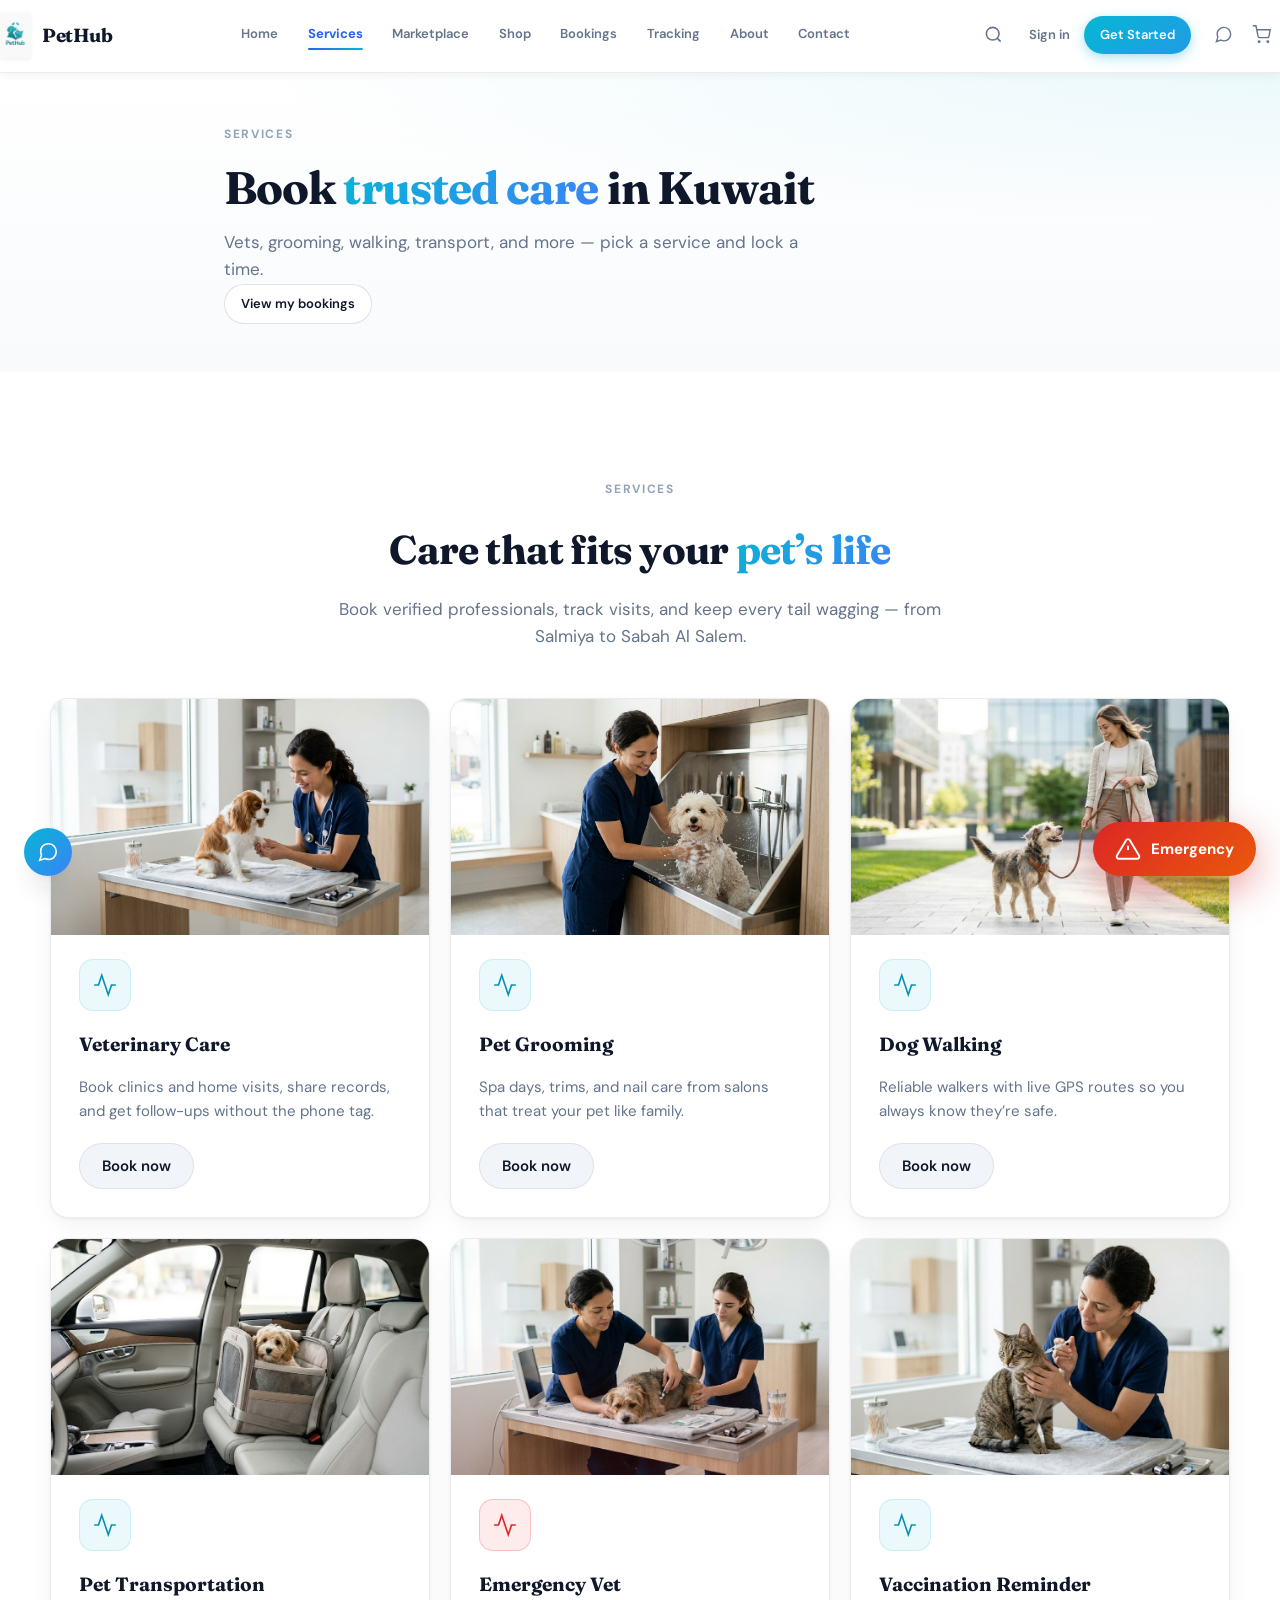
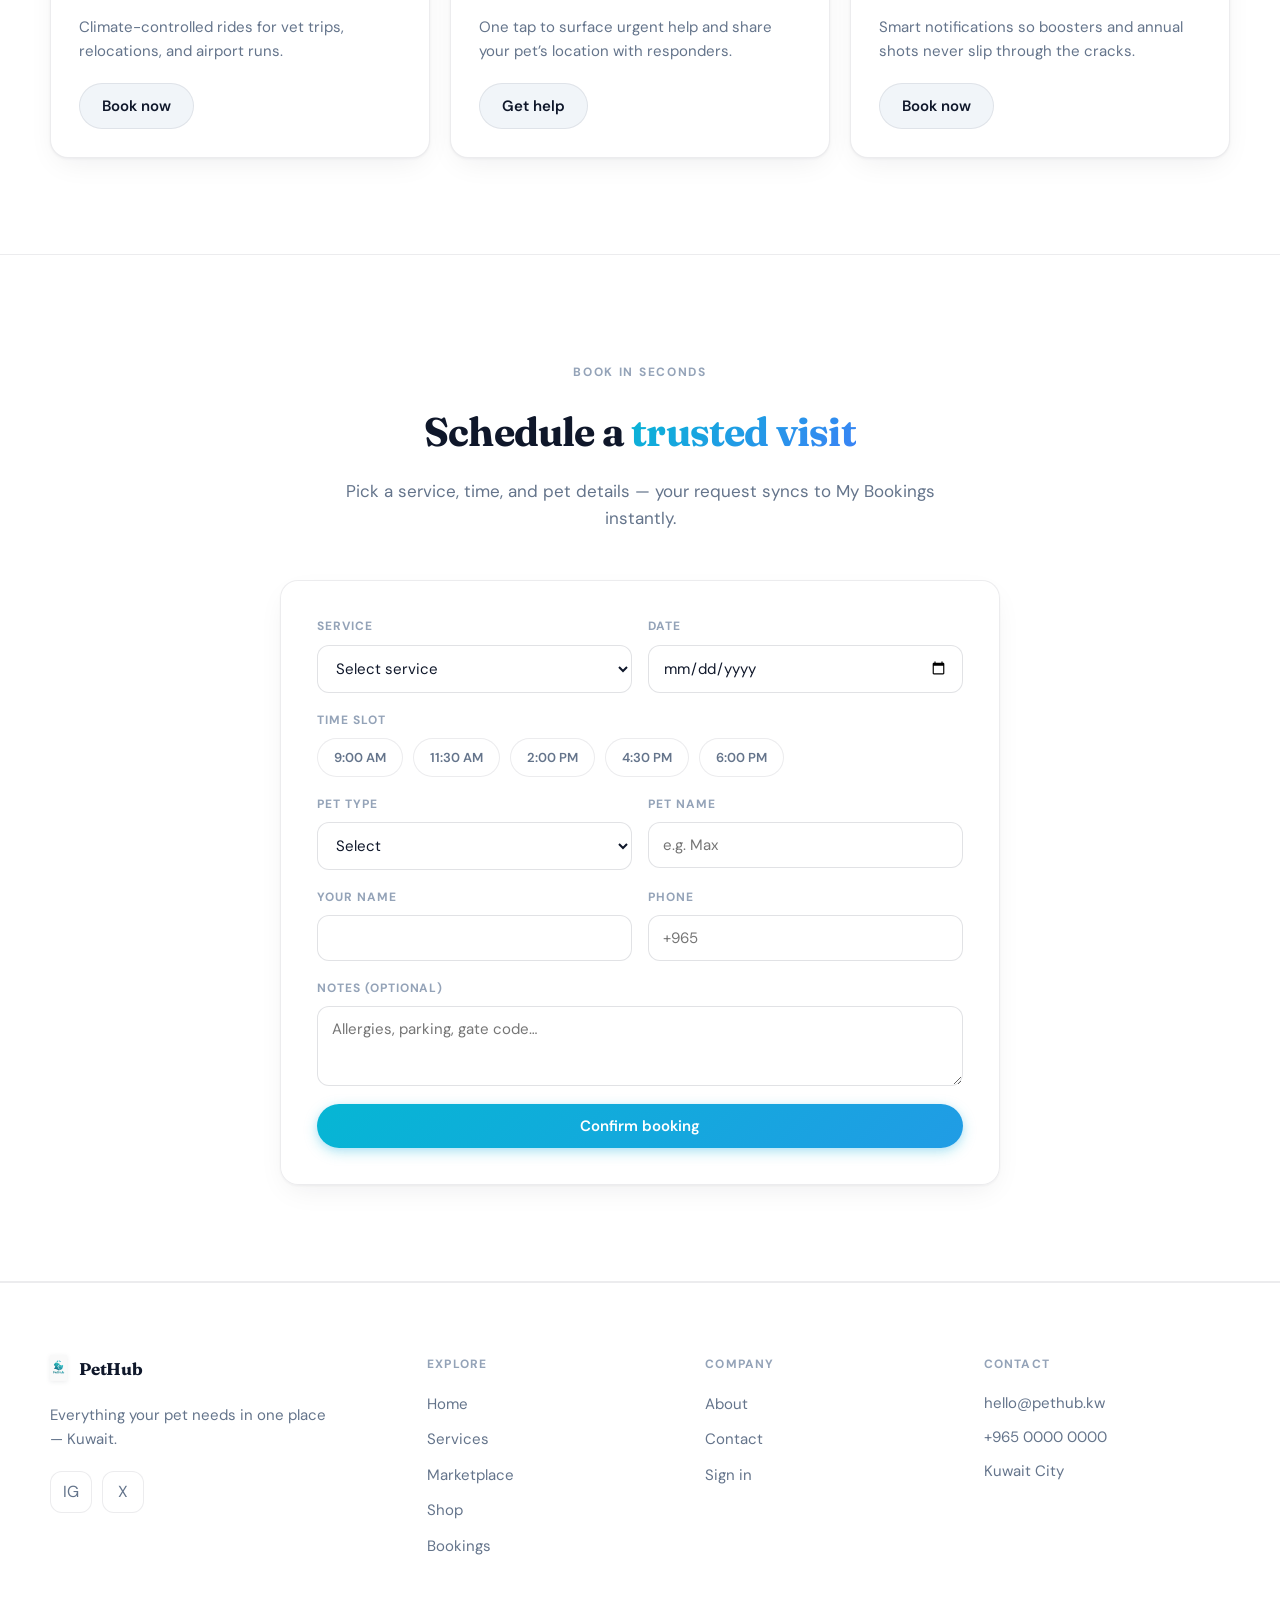
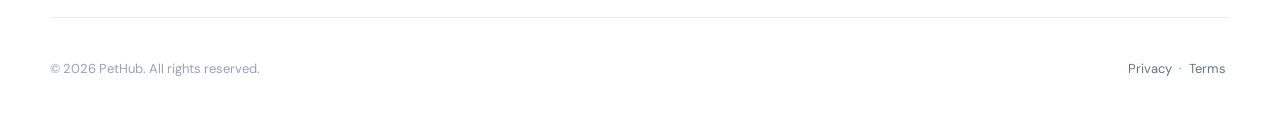
<file: services.html>
<!DOCTYPE html>
<html lang="en">
<head>
  <meta charset="UTF-8" />
  <meta name="viewport" content="width=device-width, initial-scale=1.0" />
  <meta name="description" content="PetHub — Kuwait’s integrated pet services platform." />
  <title>PetHub | Services</title>
  <link rel="preconnect" href="https://fonts.googleapis.com" />
  <link rel="preconnect" href="https://fonts.gstatic.com" crossorigin />
  <link href="https://fonts.googleapis.com/css2?family=DM+Sans:ital,opsz,wght@0,9..40,400;0,9..40,500;0,9..40,600;0,9..40,700;1,9..40,400&family=Fraunces:ital,opsz,wght@0,9..144,500;0,9..144,600;0,9..144,700;0,9..144,800&display=swap" rel="stylesheet" />
  <link rel="stylesheet" href="css/styles.css" />
</head>
<body data-page="services">
  <a class="skip-link" href="#main">Skip to content</a>
  <header class="header" id="top">
    <div class="header__inner container">
      <div class="header__brand">
        <a class="logo" href="index.html" aria-label="PetHub home">
          <span class="logo__graphic" aria-hidden="true">
            <img class="logo__img" src="imges/logopet.webp" width="200" height="60" alt="" loading="eager" decoding="async" fetchpriority="high" />
          </span>
          <span class="logo__text">PetHub</span>
        </a>
      </div>
      <nav class="header__nav nav" aria-label="Main">
        <button type="button" class="nav__scrim" id="nav-scrim" aria-label="Close menu" tabindex="-1" hidden></button>
        <div class="nav__panel" id="nav-panel">
          <div class="nav__panel-head">
            <span class="nav__panel-title">Menu</span>
            <button type="button" class="nav__close" id="nav-close" aria-label="Close menu">
              <svg width="22" height="22" viewBox="0 0 24 24" fill="none" stroke="currentColor" stroke-width="2" aria-hidden="true"><path d="M18 6L6 18M6 6l12 12"/></svg>
            </button>
          </div>
          <ul class="nav__links">
            <li><a href="index.html" class="nav__link" data-nav="home">Home</a></li>
            <li><a href="services.html" class="nav__link" data-nav="services">Services</a></li>
            <li><a href="marketplace.html" class="nav__link" data-nav="marketplace">Marketplace</a></li>
            <li><a href="shop.html" class="nav__link" data-nav="shop">Shop</a></li>
            <li><a href="bookings.html" class="nav__link" data-nav="bookings">Bookings</a></li>
            <li><a href="pet-tracking.html" class="nav__link" data-nav="tracking">Tracking</a></li>
            <li><a href="about.html" class="nav__link" data-nav="about">About</a></li>
            <li><a href="contact.html" class="nav__link" data-nav="contact">Contact</a></li>
          </ul>
          <div class="nav__mobile-actions" data-guest-only>
            <a href="signin.html?mode=signup" class="btn btn--primary btn--sm header__cta btn--block">Get Started</a>
            <a href="signin.html" class="btn btn--outline btn--sm btn--block">Sign in</a>
          </div>
          <div class="nav__mobile-account" data-user-only hidden>
            <p class="nav__mobile-account-name"><span data-user-display></span></p>
            <a href="bookings.html" class="nav__mobile-link">My account</a>
            <a href="bookings.html" class="nav__mobile-link">Bookings</a>
            <a href="bookings.html#dash-saved" class="nav__mobile-link">Saved pets</a>
            <button type="button" class="btn btn--signout btn--sm btn--block" data-sign-out>Sign out</button>
          </div>
        </div>
      </nav>
      <div class="header__actions">
        <div class="header__search-popover" id="header-search-popover">
          <button type="button" class="header__icon-btn header__search-toggle" id="header-search-toggle" aria-expanded="false" aria-controls="header-search-dropdown" aria-label="Open search">
            <svg width="19" height="19" viewBox="0 0 24 24" fill="none" stroke="currentColor" stroke-width="2" aria-hidden="true"><circle cx="11" cy="11" r="8"/><path d="M21 21l-4.35-4.35"/></svg>
          </button>
          <div id="header-search-dropdown" class="header__search-dropdown" role="dialog" aria-label="Search" aria-hidden="true">
            <div class="header__search header__search--popover" role="search">
              <label class="visually-hidden" for="global-search">Search services, pets, products</label>
              <svg class="header__search-icon" width="18" height="18" viewBox="0 0 24 24" fill="none" stroke="currentColor" stroke-width="2" aria-hidden="true"><circle cx="11" cy="11" r="8"/><path d="M21 21l-4.35-4.35"/></svg>
              <input type="search" id="global-search" class="header__search-input" placeholder="Search services, pets, products..." autocomplete="off" />
            </div>
          </div>
        </div>
        <div class="header__guest-actions" data-guest-only>
          <a href="signin.html" class="header__signin-link">Sign in</a>
          <a href="signin.html?mode=signup" class="btn btn--primary btn--sm header__cta">Get Started</a>
        </div>
        <div class="header__account-menu" data-user-only hidden>
          <button type="button" class="header__account-trigger" id="header-account-trigger" aria-expanded="false" aria-haspopup="true" aria-controls="header-account-dropdown">
            <span class="header__avatar" aria-hidden="true">
              <svg width="18" height="18" viewBox="0 0 24 24" fill="none" stroke="currentColor" stroke-width="1.75" aria-hidden="true"><path d="M20 21v-2a4 4 0 00-4-4H8a4 4 0 00-4 4v2"/><circle cx="12" cy="7" r="4"/></svg>
            </span>
            <span class="header__account-name" data-user-display aria-live="polite"></span>
            <svg class="header__account-chevron" width="14" height="14" viewBox="0 0 24 24" fill="none" stroke="currentColor" stroke-width="2" aria-hidden="true"><path d="M6 9l6 6 6-6"/></svg>
          </button>
          <div id="header-account-dropdown" class="header__account-dropdown" role="menu" hidden>
            <a role="menuitem" href="bookings.html" class="header__account-item">My account</a>
            <a role="menuitem" href="bookings.html" class="header__account-item">Bookings</a>
            <a role="menuitem" href="bookings.html#dash-saved" class="header__account-item">Saved pets</a>
            <button type="button" role="menuitem" class="header__account-item header__account-item--danger" data-sign-out>Sign out</button>
          </div>
        </div>
        <div class="header__icons" aria-label="Quick actions">
          <button type="button" class="header__icon-btn" data-open-chat aria-label="Support chat">
            <svg width="19" height="19" viewBox="0 0 24 24" fill="none" stroke="currentColor" stroke-width="1.75" aria-hidden="true"><path d="M21 11.5a8.38 8.38 0 01-.9 3.8 8.5 8.5 0 01-7.6 4.7 8.38 8.38 0 01-3.8-.9L3 21l1.9-5.7a8.38 8.38 0 01-.9-3.8 8.5 8.5 0 014.7-7.6 8.38 8.38 0 013.8-.9h.5a8.48 8.48 0 018 8.5z"/></svg>
          </button>
          <button type="button" class="header__icon-btn" data-open-cart aria-label="Shopping cart">
            <svg width="19" height="19" viewBox="0 0 24 24" fill="none" stroke="currentColor" stroke-width="1.75" aria-hidden="true"><circle cx="9" cy="21" r="1"/><circle cx="20" cy="21" r="1"/><path d="M1 1h4l2.68 13.39a2 2 0 002 1.61h9.72a2 2 0 002-1.61L23 6H6"/></svg>
            <span class="header__cart-count" data-cart-count hidden>0</span>
          </button>
        </div>
        <button type="button" class="nav__toggle" aria-expanded="false" aria-controls="nav-panel" aria-label="Open menu">
          <span class="nav__toggle-bar"></span><span class="nav__toggle-bar"></span><span class="nav__toggle-bar"></span>
        </button>
      </div>
    </div>
  </header>
  <div class="toast-host" id="toast-host" aria-live="polite"></div>
  <main id="main">
    <section class="hero page-hero">
      <div class="container">
        <p class="eyebrow">Services</p>
        <h1 class="page-hero__title">Book <span class="text-gradient">trusted care</span> in Kuwait</h1>
        <p class="page-hero__lead">Vets, grooming, walking, transport, and more — pick a service and lock a time.</p>
        <a href="bookings.html" class="btn btn--outline btn--sm">View my bookings</a>
      </div>
    </section>

    <section class="section section--services" id="services" aria-labelledby="services-title">
      <div class="container">
        <header class="section__head reveal">
          <p class="eyebrow">Services</p>
          <h2 id="services-title" class="section__title">Care that fits your <span class="text-gradient">pet’s life</span></h2>
          <p class="section__lead">Book verified professionals, track visits, and keep every tail wagging — from Salmiya to Sabah Al Salem.</p>
        </header>
        <div class="service-grid" id="service-grid"></div>
        <p class="empty-state" id="empty-services" hidden>No services match your search. Try another keyword.</p>
      </div>
    </section>

    <section class="section section--booking" id="booking" aria-labelledby="booking-title">
      <div class="container">
        <header class="section__head reveal">
          <p class="eyebrow">Book in seconds</p>
          <h2 id="booking-title" class="section__title">Schedule a <span class="text-gradient">trusted visit</span></h2>
          <p class="section__lead">Pick a service, time, and pet details — your request syncs to My Bookings instantly.</p>
        </header>
        <div class="booking-panel reveal glass-panel">
          <form id="form-demo-booking" class="booking-form" novalidate>
            <div class="form-row form-row--2">
              <label class="field">
                <span class="field__label">Service</span>
                <select name="service" class="input" required>
                  <option value="">Select service</option>
                  <option>Veterinary Care</option>
                  <option>Pet Grooming</option>
                  <option>Dog Walking</option>
                  <option>Pet Transportation</option>
                  <option>Emergency Vet</option>
                  <option>Vaccination Reminder</option>
                </select>
              </label>
              <label class="field">
                <span class="field__label">Date</span>
                <input type="date" name="date" class="input" required />
              </label>
            </div>
            <div class="field">
              <span class="field__label">Time slot</span>
              <div class="time-slots" role="group" aria-label="Time slot">
                <button type="button" class="time-slot" data-time="9:00 AM">9:00 AM</button>
                <button type="button" class="time-slot" data-time="11:30 AM">11:30 AM</button>
                <button type="button" class="time-slot" data-time="2:00 PM">2:00 PM</button>
                <button type="button" class="time-slot" data-time="4:30 PM">4:30 PM</button>
                <button type="button" class="time-slot" data-time="6:00 PM">6:00 PM</button>
              </div>
            </div>
            <div class="form-row form-row--2">
              <label class="field">
                <span class="field__label">Pet type</span>
                <select name="petType" class="input" required>
                  <option value="">Select</option>
                  <option>Dog</option>
                  <option>Cat</option>
                  <option>Bird</option>
                  <option>Other</option>
                </select>
              </label>
              <label class="field">
                <span class="field__label">Pet name</span>
                <input type="text" name="petName" class="input" placeholder="e.g. Max" required />
              </label>
            </div>
            <div class="form-row form-row--2">
              <label class="field">
                <span class="field__label">Your name</span>
                <input type="text" name="ownerName" class="input" required />
              </label>
              <label class="field">
                <span class="field__label">Phone</span>
                <input type="tel" name="phone" class="input" placeholder="+965" required />
              </label>
            </div>
            <label class="field">
              <span class="field__label">Notes (optional)</span>
              <textarea name="notes" class="input input--textarea" rows="2" placeholder="Allergies, parking, gate code…"></textarea>
            </label>
            <button type="submit" class="btn btn--primary">Confirm booking</button>
          </form>
        </div>
      </div>
    </section>
  </main>
  <footer class="footer" id="site-footer">
    <div class="container footer__grid">
      <div class="footer__brand">
        <a class="logo logo--footer" href="index.html" aria-label="PetHub home"><span class="logo__graphic" aria-hidden="true"><img class="logo__img" src="imges/logopet.webp" width="160" height="48" alt="" decoding="async" /></span><span class="logo__text">PetHub</span></a>
        <p class="footer__tagline">Everything your pet needs in one place — Kuwait.</p>
        <div class="footer__social" aria-label="Social">
          <a href="#" class="social-link" aria-label="Instagram">IG</a>
          <a href="#" class="social-link" aria-label="X">X</a>
        </div>
      </div>
      <div>
        <h3 class="footer__heading">Explore</h3>
        <ul class="footer__list">
          <li><a href="index.html">Home</a></li>
          <li><a href="services.html">Services</a></li>
          <li><a href="marketplace.html">Marketplace</a></li>
          <li><a href="shop.html">Shop</a></li>
          <li><a href="bookings.html">Bookings</a></li>
        </ul>
      </div>
      <div>
        <h3 class="footer__heading">Company</h3>
        <ul class="footer__list">
          <li><a href="about.html">About</a></li>
          <li><a href="contact.html">Contact</a></li>
          <li><a href="signin.html">Sign in</a></li>
        </ul>
      </div>
      <div>
        <h3 class="footer__heading">Contact</h3>
        <ul class="footer__list footer__contact">
          <li><a href="mailto:hello@pethub.kw">hello@pethub.kw</a></li>
          <li><a href="tel:+96500000000">+965 0000 0000</a></li>
          <li>Kuwait City</li>
        </ul>
      </div>
    </div>
    <div class="container footer__bottom">
      <p>&copy; <span id="year"></span> PetHub. All rights reserved.</p>
      <p class="footer__legal"><a href="#">Privacy</a> · <a href="#">Terms</a></p>
    </div>
  </footer>

  <button type="button" class="emergency-fab" data-open-emergency aria-label="Emergency veterinary help">
    <svg width="26" height="26" viewBox="0 0 24 24" fill="none" stroke="currentColor" stroke-width="1.75" aria-hidden="true"><path d="M10.29 3.86L1.82 18a2 2 0 001.71 3h16.94a2 2 0 001.71-3L13.71 3.86a2 2 0 00-3.42 0z"/><path d="M12 9v4M12 17h.01"/></svg>
    <span>Emergency</span>
  </button>

  <div class="cart-drawer" id="cart-drawer" hidden aria-hidden="true">
    <div class="cart-drawer__backdrop" data-close-cart tabindex="-1" aria-hidden="true"></div>
    <div class="cart-drawer__panel glass-panel" role="dialog" aria-labelledby="cart-drawer-title">
      <div class="cart-drawer__head">
        <h2 id="cart-drawer-title">Your cart</h2>
        <button type="button" class="icon-btn cart-drawer__close" data-close-cart aria-label="Close cart">×</button>
      </div>
      <div class="cart-drawer__body" id="cart-lines"></div>
      <div class="cart-drawer__foot">
        <p class="cart-drawer__total">Total: <strong id="cart-total">0.00 KD</strong></p>
        <button type="button" class="btn btn--primary btn--block" id="checkout-open">Checkout</button>
      </div>
    </div>
  </div>

  <div class="chat-widget" id="chat-widget">
    <button type="button" class="chat-widget__launcher" id="chat-launcher" aria-label="Open PetHub Support chat" aria-expanded="false" aria-controls="chat-panel">
      <svg width="22" height="22" viewBox="0 0 24 24" fill="none" stroke="currentColor" stroke-width="1.75" aria-hidden="true"><path d="M21 11.5a8.38 8.38 0 01-.9 3.8 8.5 8.5 0 01-7.6 4.7 8.38 8.38 0 01-3.8-.9L3 21l1.9-5.7a8.38 8.38 0 01-.9-3.8 8.5 8.5 0 014.7-7.6 8.38 8.38 0 013.8-.9h.5a8.48 8.48 0 018 8.5z"/></svg>
    </button>
    <div class="chat-widget__panel" id="chat-panel" role="dialog" aria-labelledby="chat-widget-title" aria-hidden="true" hidden>
      <div class="chat-widget__header">
        <span id="chat-widget-title">PetHub Support</span>
        <button type="button" class="chat-widget__toggle" id="chat-toggle" aria-expanded="false" aria-label="Close chat">×</button>
      </div>
      <div class="chat-widget__body">
        <div class="chat-widget__messages" id="chat-messages"></div>
        <div class="chat-widget__input-row">
          <input type="text" id="chat-input" class="input chat-widget__input" placeholder="Type a message…" autocomplete="off" />
          <button type="button" class="btn btn--primary btn--sm" id="chat-send">Send</button>
        </div>
      </div>
    </div>
  </div>
  <div class="modal" id="modal-booking" role="dialog" aria-modal="true" aria-labelledby="modal-booking-title" hidden aria-hidden="true">
    <div class="modal__backdrop" data-modal-close tabindex="-1"></div>
    <div class="modal__panel glass-panel">
      <button type="button" class="modal__close" data-modal-close aria-label="Close">×</button>
      <h2 id="modal-booking-title" class="modal__title">Book a service</h2>
      <form id="form-modal-booking" class="booking-form" novalidate>
        <label class="field">
          <span class="field__label">Service</span>
          <select name="service" id="modal-booking-service" class="input" required>
            <option value="">Select service</option>
            <option>Veterinary Care</option>
            <option>Pet Grooming</option>
            <option>Dog Walking</option>
            <option>Pet Transportation</option>
            <option>Emergency Vet</option>
            <option>Vaccination Reminder</option>
          </select>
        </label>
        <label class="field">
          <span class="field__label">Date</span>
          <input type="date" name="date" class="input" required />
        </label>
        <div class="field">
          <span class="field__label">Time slot</span>
          <div class="time-slots" role="group">
            <button type="button" class="time-slot" data-time="9:00 AM">9:00 AM</button>
            <button type="button" class="time-slot" data-time="11:30 AM">11:30 AM</button>
            <button type="button" class="time-slot" data-time="2:00 PM">2:00 PM</button>
            <button type="button" class="time-slot" data-time="4:30 PM">4:30 PM</button>
            <button type="button" class="time-slot" data-time="6:00 PM">6:00 PM</button>
          </div>
        </div>
        <div class="form-row form-row--2">
          <label class="field">
            <span class="field__label">Pet type</span>
            <select name="petType" class="input" required>
              <option value="">Select</option>
              <option>Dog</option>
              <option>Cat</option>
              <option>Bird</option>
              <option>Other</option>
            </select>
          </label>
          <label class="field">
            <span class="field__label">Pet name</span>
            <input type="text" name="petName" class="input" required />
          </label>
        </div>
        <div class="form-row form-row--2">
          <label class="field">
            <span class="field__label">Your name</span>
            <input type="text" name="ownerName" class="input" required />
          </label>
          <label class="field">
            <span class="field__label">Phone</span>
            <input type="tel" name="phone" class="input" required />
          </label>
        </div>
        <label class="field">
          <span class="field__label">Notes</span>
          <textarea name="notes" class="input input--textarea" rows="2"></textarea>
        </label>
        <button type="submit" class="btn btn--primary btn--block">Submit booking</button>
      </form>
    </div>
  </div>
  <div class="modal" id="modal-booking-success" role="dialog" aria-modal="true" aria-labelledby="modal-success-title" hidden aria-hidden="true">
    <div class="modal__backdrop" data-modal-close tabindex="-1"></div>
    <div class="modal__panel glass-panel modal__panel--sm">
      <h2 id="modal-success-title" class="modal__title">You’re all set</h2>
      <p class="modal__lead">Booking confirmed — details below.</p>
      <ul class="booking-summary" id="booking-success-summary"></ul>
      <button type="button" class="btn btn--primary btn--block" data-modal-close>Done</button>
    </div>
  </div>
  <div class="modal" id="modal-checkout" role="dialog" aria-modal="true" aria-labelledby="checkout-title" hidden aria-hidden="true">
    <div class="modal__backdrop" data-modal-close tabindex="-1"></div>
    <div class="modal__panel glass-panel modal__panel--sm">
      <button type="button" class="modal__close" data-modal-close aria-label="Close">×</button>
      <h2 id="checkout-title" class="modal__title">Checkout</h2>
      <p class="modal__muted">Demo checkout — no real payment.</p>
      <form id="form-checkout" novalidate>
        <label class="field"><span class="field__label">Full name</span><input type="text" name="fullName" class="input" required /></label>
        <label class="field"><span class="field__label">Phone</span><input type="tel" name="phone" class="input" required /></label>
        <label class="field"><span class="field__label">Delivery area</span><input type="text" name="address" class="input" placeholder="Area, block, street" required /></label>
        <button type="submit" class="btn btn--primary btn--block">Place order</button>
      </form>
    </div>
  </div>

  <div class="modal" id="modal-auth" role="dialog" aria-modal="true" aria-labelledby="auth-mode-title" hidden aria-hidden="true">
    <div class="modal__backdrop" data-modal-close tabindex="-1"></div>
    <div class="modal__panel glass-panel modal__panel--sm">
      <button type="button" class="modal__close" data-modal-close aria-label="Close">×</button>
      <h2 id="auth-mode-title" class="modal__title">Sign in</h2>
      <form id="form-auth" novalidate>
        <div id="form-auth-signup-fields" hidden>
          <label class="field"><span class="field__label">Display name</span><input type="text" name="displayName" class="input" /></label>
          <label class="field"><span class="field__label">I am a</span>
            <select name="role" class="input">
              <option value="owner">Pet owner</option>
              <option value="provider">Service provider</option>
            </select>
          </label>
        </div>
        <label class="field"><span class="field__label">Email</span><input type="email" name="email" class="input" autocomplete="username" required /></label>
        <label class="field"><span class="field__label">Password</span><input type="password" name="password" class="input" autocomplete="current-password" required /></label>
        <button type="submit" class="btn btn--primary btn--block">Continue</button>
      </form>
    </div>
  </div>

  <div class="modal" id="modal-emergency" role="dialog" aria-modal="true" aria-labelledby="emergency-title" hidden aria-hidden="true">
    <div class="modal__backdrop" data-modal-close tabindex="-1"></div>
    <div class="modal__panel glass-panel modal__panel--emergency">
      <button type="button" class="modal__close" data-modal-close aria-label="Close">×</button>
      <h2 id="emergency-title" class="modal__title modal__title--urgent">Urgent veterinary request</h2>
      <p class="modal__muted">Describe the issue — we’ll route you to an on-call partner in Kuwait.</p>
      <form id="form-emergency" class="booking-form" novalidate>
        <label class="field"><span class="field__label">What’s wrong?</span><textarea name="issue" class="input input--textarea" rows="2" required></textarea></label>
        <label class="field"><span class="field__label">Your location</span><input type="text" name="location" class="input" placeholder="Area, landmark" required /></label>
        <label class="field"><span class="field__label">Phone to reach you</span><input type="tel" name="contact" class="input" required /></label>
        <button type="submit" class="btn btn--emergency btn--block">Send emergency request</button>
      </form>
    </div>
  </div>
  <script src="js/storage.js"></script>
  <script src="js/pethub.js"></script>
</body>
</html>
</file>
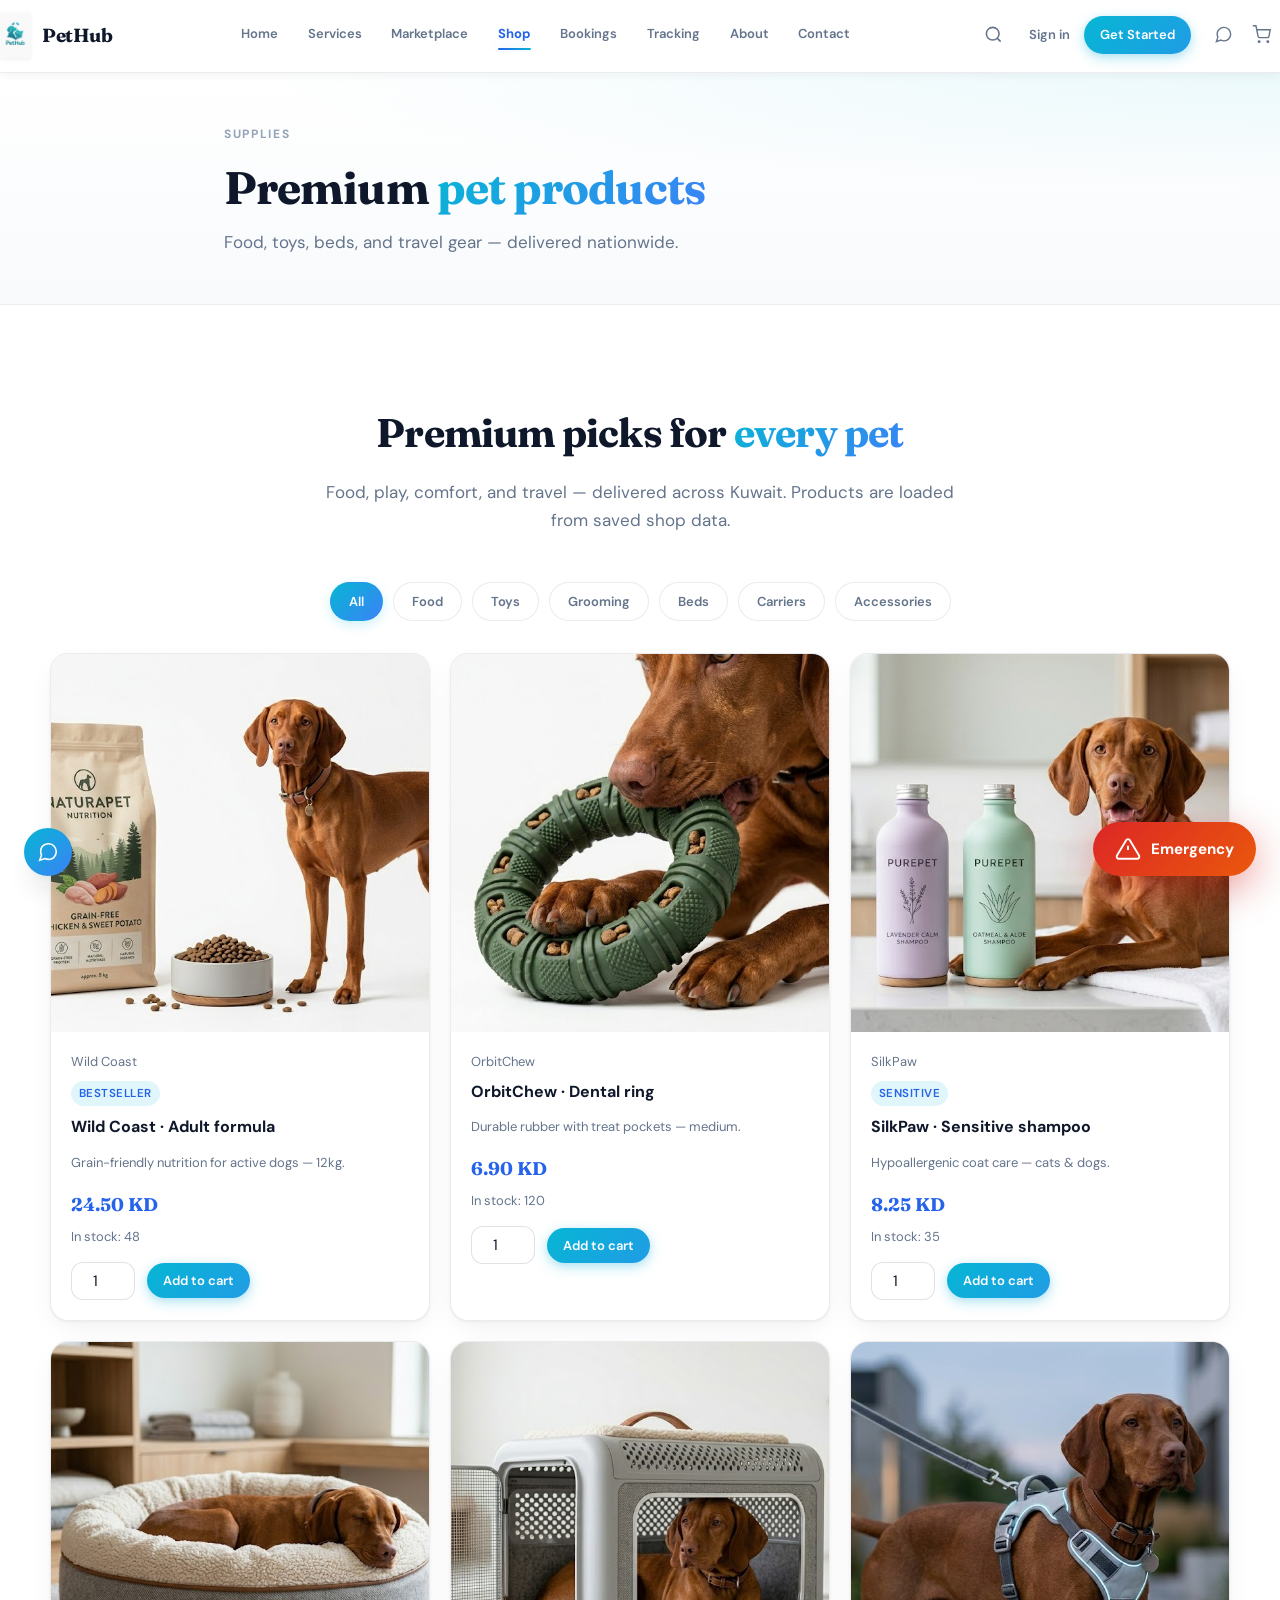
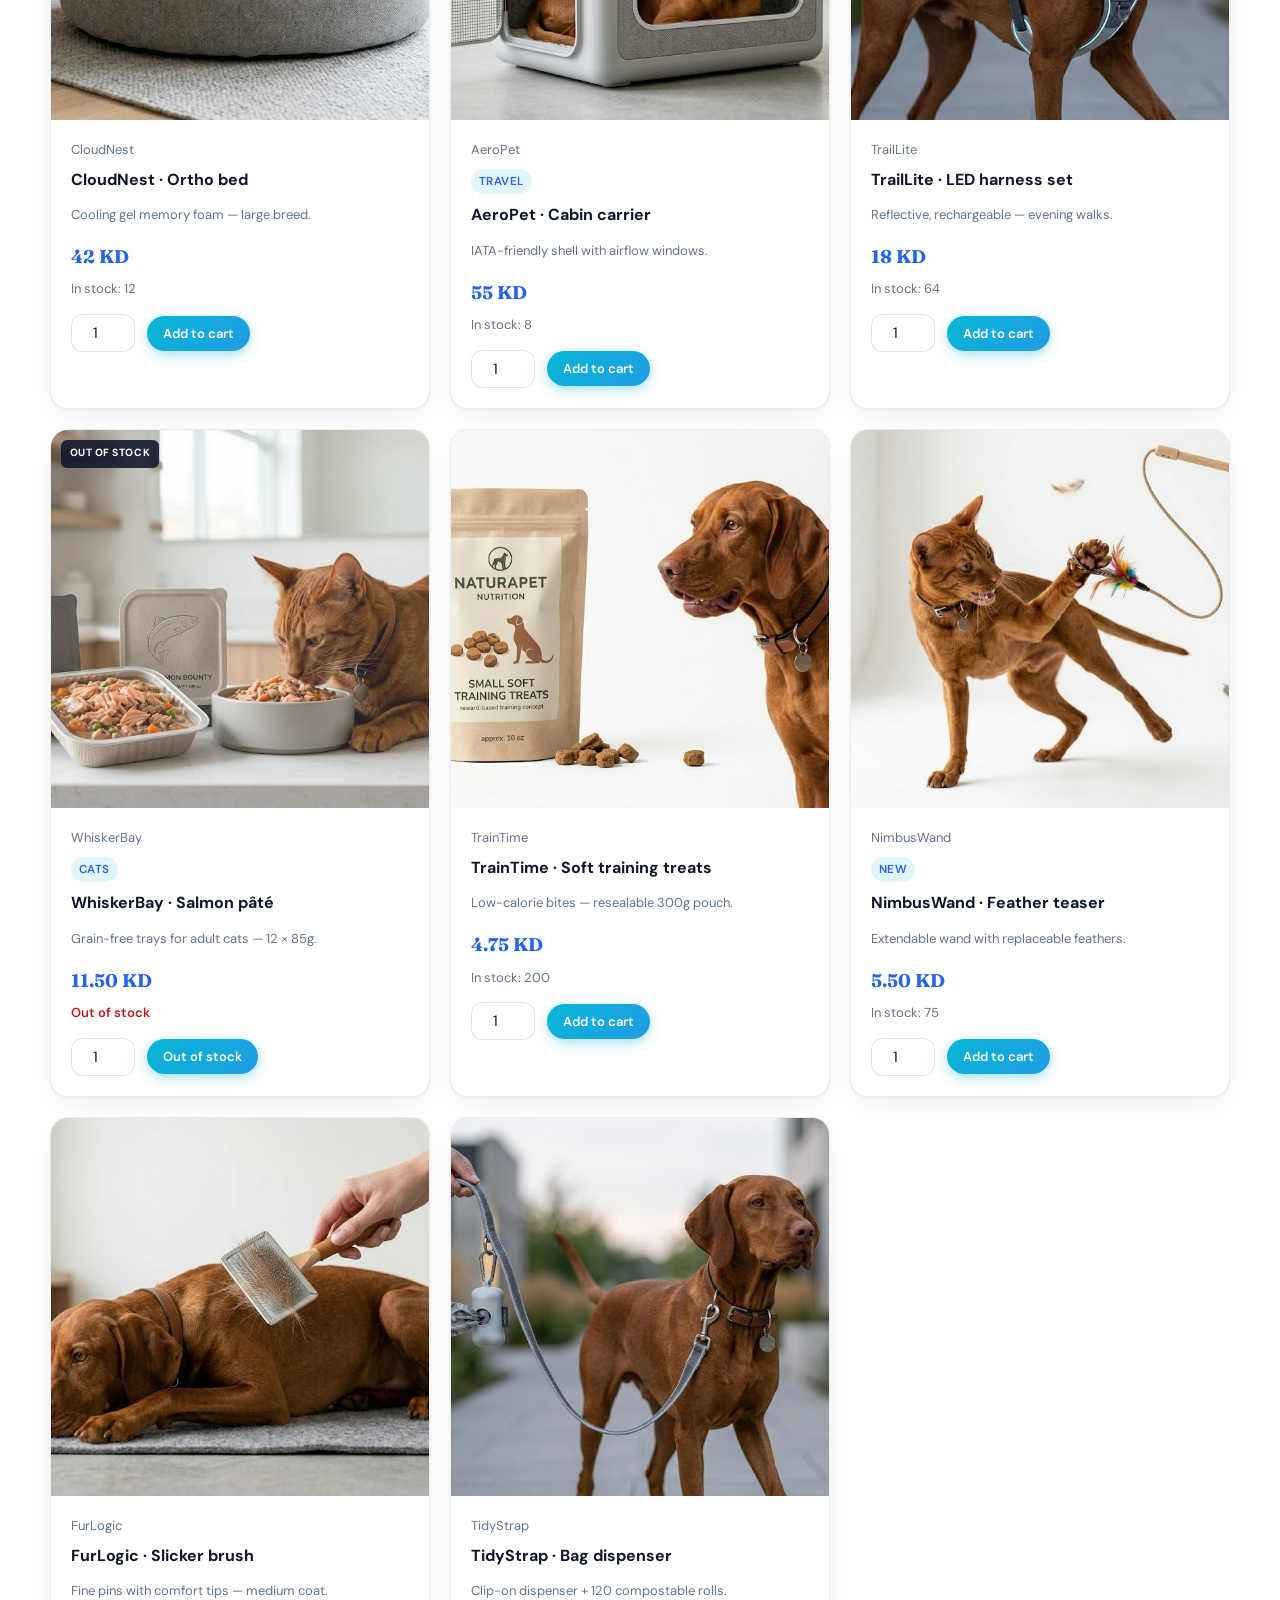
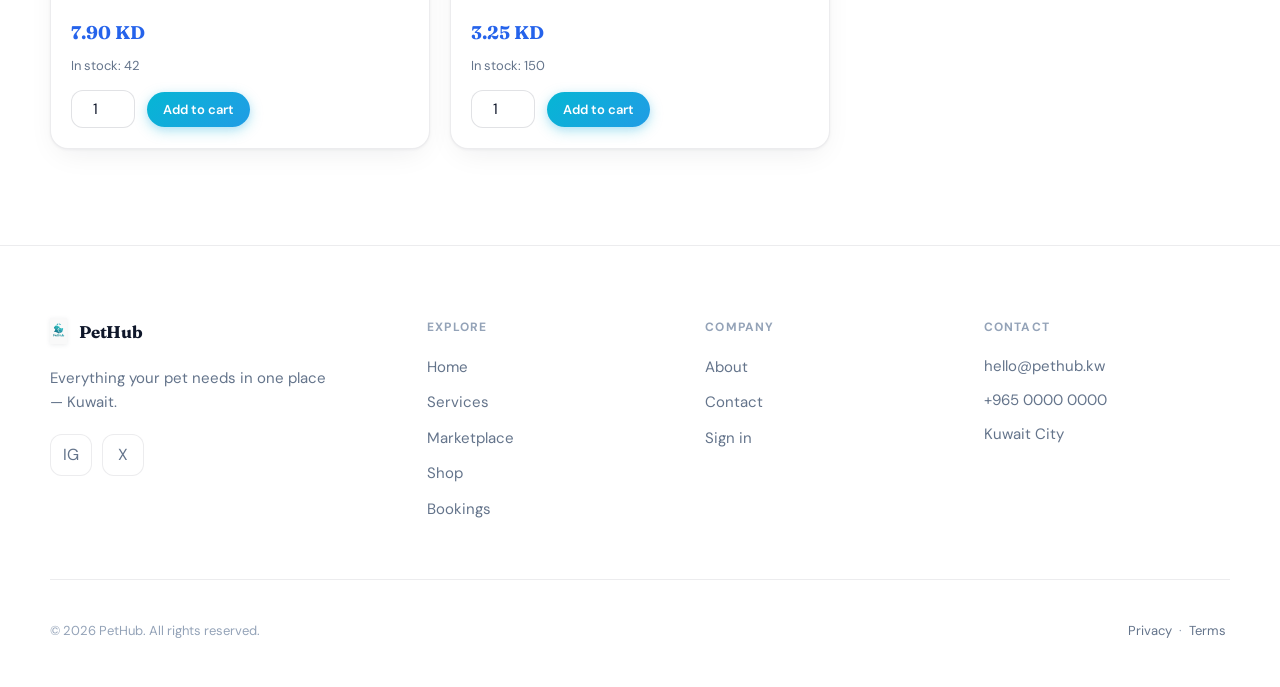
<file: shop.html>
<!DOCTYPE html>
<html lang="en">
<head>
  <meta charset="UTF-8" />
  <meta name="viewport" content="width=device-width, initial-scale=1.0" />
  <meta name="description" content="PetHub — Kuwait’s integrated pet services platform." />
  <title>PetHub | Shop</title>
  <link rel="preconnect" href="https://fonts.googleapis.com" />
  <link rel="preconnect" href="https://fonts.gstatic.com" crossorigin />
  <link href="https://fonts.googleapis.com/css2?family=DM+Sans:ital,opsz,wght@0,9..40,400;0,9..40,500;0,9..40,600;0,9..40,700;1,9..40,400&family=Fraunces:ital,opsz,wght@0,9..144,500;0,9..144,600;0,9..144,700;0,9..144,800&display=swap" rel="stylesheet" />
  <link rel="stylesheet" href="css/styles.css" />
</head>
<body data-page="shop">
  <a class="skip-link" href="#main">Skip to content</a>
  <header class="header" id="top">
    <div class="header__inner container">
      <div class="header__brand">
        <a class="logo" href="index.html" aria-label="PetHub home">
          <span class="logo__graphic" aria-hidden="true">
            <img class="logo__img" src="imges/logopet.webp" width="200" height="60" alt="" loading="eager" decoding="async" fetchpriority="high" />
          </span>
          <span class="logo__text">PetHub</span>
        </a>
      </div>
      <nav class="header__nav nav" aria-label="Main">
        <button type="button" class="nav__scrim" id="nav-scrim" aria-label="Close menu" tabindex="-1" hidden></button>
        <div class="nav__panel" id="nav-panel">
          <div class="nav__panel-head">
            <span class="nav__panel-title">Menu</span>
            <button type="button" class="nav__close" id="nav-close" aria-label="Close menu">
              <svg width="22" height="22" viewBox="0 0 24 24" fill="none" stroke="currentColor" stroke-width="2" aria-hidden="true"><path d="M18 6L6 18M6 6l12 12"/></svg>
            </button>
          </div>
          <ul class="nav__links">
            <li><a href="index.html" class="nav__link" data-nav="home">Home</a></li>
            <li><a href="services.html" class="nav__link" data-nav="services">Services</a></li>
            <li><a href="marketplace.html" class="nav__link" data-nav="marketplace">Marketplace</a></li>
            <li><a href="shop.html" class="nav__link" data-nav="shop">Shop</a></li>
            <li><a href="bookings.html" class="nav__link" data-nav="bookings">Bookings</a></li>
            <li><a href="pet-tracking.html" class="nav__link" data-nav="tracking">Tracking</a></li>
            <li><a href="about.html" class="nav__link" data-nav="about">About</a></li>
            <li><a href="contact.html" class="nav__link" data-nav="contact">Contact</a></li>
          </ul>
          <div class="nav__mobile-actions" data-guest-only>
            <a href="signin.html?mode=signup" class="btn btn--primary btn--sm header__cta btn--block">Get Started</a>
            <a href="signin.html" class="btn btn--outline btn--sm btn--block">Sign in</a>
          </div>
          <div class="nav__mobile-account" data-user-only hidden>
            <p class="nav__mobile-account-name"><span data-user-display></span></p>
            <a href="bookings.html" class="nav__mobile-link">My account</a>
            <a href="bookings.html" class="nav__mobile-link">Bookings</a>
            <a href="bookings.html#dash-saved" class="nav__mobile-link">Saved pets</a>
            <button type="button" class="btn btn--signout btn--sm btn--block" data-sign-out>Sign out</button>
          </div>
        </div>
      </nav>
      <div class="header__actions">
        <div class="header__search-popover" id="header-search-popover">
          <button type="button" class="header__icon-btn header__search-toggle" id="header-search-toggle" aria-expanded="false" aria-controls="header-search-dropdown" aria-label="Open search">
            <svg width="19" height="19" viewBox="0 0 24 24" fill="none" stroke="currentColor" stroke-width="2" aria-hidden="true"><circle cx="11" cy="11" r="8"/><path d="M21 21l-4.35-4.35"/></svg>
          </button>
          <div id="header-search-dropdown" class="header__search-dropdown" role="dialog" aria-label="Search" aria-hidden="true">
            <div class="header__search header__search--popover" role="search">
              <label class="visually-hidden" for="global-search">Search services, pets, products</label>
              <svg class="header__search-icon" width="18" height="18" viewBox="0 0 24 24" fill="none" stroke="currentColor" stroke-width="2" aria-hidden="true"><circle cx="11" cy="11" r="8"/><path d="M21 21l-4.35-4.35"/></svg>
              <input type="search" id="global-search" class="header__search-input" placeholder="Search services, pets, products..." autocomplete="off" />
            </div>
          </div>
        </div>
        <div class="header__guest-actions" data-guest-only>
          <a href="signin.html" class="header__signin-link">Sign in</a>
          <a href="signin.html?mode=signup" class="btn btn--primary btn--sm header__cta">Get Started</a>
        </div>
        <div class="header__account-menu" data-user-only hidden>
          <button type="button" class="header__account-trigger" id="header-account-trigger" aria-expanded="false" aria-haspopup="true" aria-controls="header-account-dropdown">
            <span class="header__avatar" aria-hidden="true">
              <svg width="18" height="18" viewBox="0 0 24 24" fill="none" stroke="currentColor" stroke-width="1.75" aria-hidden="true"><path d="M20 21v-2a4 4 0 00-4-4H8a4 4 0 00-4 4v2"/><circle cx="12" cy="7" r="4"/></svg>
            </span>
            <span class="header__account-name" data-user-display aria-live="polite"></span>
            <svg class="header__account-chevron" width="14" height="14" viewBox="0 0 24 24" fill="none" stroke="currentColor" stroke-width="2" aria-hidden="true"><path d="M6 9l6 6 6-6"/></svg>
          </button>
          <div id="header-account-dropdown" class="header__account-dropdown" role="menu" hidden>
            <a role="menuitem" href="bookings.html" class="header__account-item">My account</a>
            <a role="menuitem" href="bookings.html" class="header__account-item">Bookings</a>
            <a role="menuitem" href="bookings.html#dash-saved" class="header__account-item">Saved pets</a>
            <button type="button" role="menuitem" class="header__account-item header__account-item--danger" data-sign-out>Sign out</button>
          </div>
        </div>
        <div class="header__icons" aria-label="Quick actions">
          <button type="button" class="header__icon-btn" data-open-chat aria-label="Support chat">
            <svg width="19" height="19" viewBox="0 0 24 24" fill="none" stroke="currentColor" stroke-width="1.75" aria-hidden="true"><path d="M21 11.5a8.38 8.38 0 01-.9 3.8 8.5 8.5 0 01-7.6 4.7 8.38 8.38 0 01-3.8-.9L3 21l1.9-5.7a8.38 8.38 0 01-.9-3.8 8.5 8.5 0 014.7-7.6 8.38 8.38 0 013.8-.9h.5a8.48 8.48 0 018 8.5z"/></svg>
          </button>
          <button type="button" class="header__icon-btn" data-open-cart aria-label="Shopping cart">
            <svg width="19" height="19" viewBox="0 0 24 24" fill="none" stroke="currentColor" stroke-width="1.75" aria-hidden="true"><circle cx="9" cy="21" r="1"/><circle cx="20" cy="21" r="1"/><path d="M1 1h4l2.68 13.39a2 2 0 002 1.61h9.72a2 2 0 002-1.61L23 6H6"/></svg>
            <span class="header__cart-count" data-cart-count hidden>0</span>
          </button>
        </div>
        <button type="button" class="nav__toggle" aria-expanded="false" aria-controls="nav-panel" aria-label="Open menu">
          <span class="nav__toggle-bar"></span><span class="nav__toggle-bar"></span><span class="nav__toggle-bar"></span>
        </button>
      </div>
    </div>
  </header>
  <div class="toast-host" id="toast-host" aria-live="polite"></div>
  <main id="main">
    <section class="hero page-hero">
      <div class="container">
        <p class="eyebrow">Supplies</p>
        <h1 id="shop-title" class="page-hero__title">Premium <span class="text-gradient">pet products</span></h1>
        <p class="page-hero__lead">Food, toys, beds, and travel gear — delivered nationwide.</p>
      </div>
    </section>
    <section class="section section--shop" id="shop" aria-labelledby="shop-catalog-title">
      <div class="container">
        <header class="section__head reveal">
          <h2 id="shop-catalog-title" class="section__title">Premium picks for <span class="text-gradient">every pet</span></h2>
          <p class="section__lead">Food, play, comfort, and travel — delivered across Kuwait. Products are loaded from saved shop data.</p>
        </header>
        <div class="filter-bar reveal" role="group" aria-label="Filter products">
          <button type="button" class="filter-chip is-active" data-filter-shop="all">All</button>
          <button type="button" class="filter-chip" data-filter-shop="food">Food</button>
          <button type="button" class="filter-chip" data-filter-shop="toys">Toys</button>
          <button type="button" class="filter-chip" data-filter-shop="grooming">Grooming</button>
          <button type="button" class="filter-chip" data-filter-shop="beds">Beds</button>
          <button type="button" class="filter-chip" data-filter-shop="carriers">Carriers</button>
          <button type="button" class="filter-chip" data-filter-shop="accessories">Accessories</button>
        </div>
        <p class="empty-state" id="empty-shop" hidden>No products in this view. Try another category or clear search.</p>
        <div class="product-grid" id="product-grid"></div>
      </div>
    </section>
  </main>
  <footer class="footer" id="site-footer">
    <div class="container footer__grid">
      <div class="footer__brand">
        <a class="logo logo--footer" href="index.html" aria-label="PetHub home"><span class="logo__graphic" aria-hidden="true"><img class="logo__img" src="imges/logopet.webp" width="160" height="48" alt="" decoding="async" /></span><span class="logo__text">PetHub</span></a>
        <p class="footer__tagline">Everything your pet needs in one place — Kuwait.</p>
        <div class="footer__social" aria-label="Social">
          <a href="#" class="social-link" aria-label="Instagram">IG</a>
          <a href="#" class="social-link" aria-label="X">X</a>
        </div>
      </div>
      <div>
        <h3 class="footer__heading">Explore</h3>
        <ul class="footer__list">
          <li><a href="index.html">Home</a></li>
          <li><a href="services.html">Services</a></li>
          <li><a href="marketplace.html">Marketplace</a></li>
          <li><a href="shop.html">Shop</a></li>
          <li><a href="bookings.html">Bookings</a></li>
        </ul>
      </div>
      <div>
        <h3 class="footer__heading">Company</h3>
        <ul class="footer__list">
          <li><a href="about.html">About</a></li>
          <li><a href="contact.html">Contact</a></li>
          <li><a href="signin.html">Sign in</a></li>
        </ul>
      </div>
      <div>
        <h3 class="footer__heading">Contact</h3>
        <ul class="footer__list footer__contact">
          <li><a href="mailto:hello@pethub.kw">hello@pethub.kw</a></li>
          <li><a href="tel:+96500000000">+965 0000 0000</a></li>
          <li>Kuwait City</li>
        </ul>
      </div>
    </div>
    <div class="container footer__bottom">
      <p>&copy; <span id="year"></span> PetHub. All rights reserved.</p>
      <p class="footer__legal"><a href="#">Privacy</a> · <a href="#">Terms</a></p>
    </div>
  </footer>

  <button type="button" class="emergency-fab" data-open-emergency aria-label="Emergency veterinary help">
    <svg width="26" height="26" viewBox="0 0 24 24" fill="none" stroke="currentColor" stroke-width="1.75" aria-hidden="true"><path d="M10.29 3.86L1.82 18a2 2 0 001.71 3h16.94a2 2 0 001.71-3L13.71 3.86a2 2 0 00-3.42 0z"/><path d="M12 9v4M12 17h.01"/></svg>
    <span>Emergency</span>
  </button>

  <div class="cart-drawer" id="cart-drawer" hidden aria-hidden="true">
    <div class="cart-drawer__backdrop" data-close-cart tabindex="-1" aria-hidden="true"></div>
    <div class="cart-drawer__panel glass-panel" role="dialog" aria-labelledby="cart-drawer-title">
      <div class="cart-drawer__head">
        <h2 id="cart-drawer-title">Your cart</h2>
        <button type="button" class="icon-btn cart-drawer__close" data-close-cart aria-label="Close cart">×</button>
      </div>
      <div class="cart-drawer__body" id="cart-lines"></div>
      <div class="cart-drawer__foot">
        <p class="cart-drawer__total">Total: <strong id="cart-total">0.00 KD</strong></p>
        <button type="button" class="btn btn--primary btn--block" id="checkout-open">Checkout</button>
      </div>
    </div>
  </div>

  <div class="chat-widget" id="chat-widget">
    <button type="button" class="chat-widget__launcher" id="chat-launcher" aria-label="Open PetHub Support chat" aria-expanded="false" aria-controls="chat-panel">
      <svg width="22" height="22" viewBox="0 0 24 24" fill="none" stroke="currentColor" stroke-width="1.75" aria-hidden="true"><path d="M21 11.5a8.38 8.38 0 01-.9 3.8 8.5 8.5 0 01-7.6 4.7 8.38 8.38 0 01-3.8-.9L3 21l1.9-5.7a8.38 8.38 0 01-.9-3.8 8.5 8.5 0 014.7-7.6 8.38 8.38 0 013.8-.9h.5a8.48 8.48 0 018 8.5z"/></svg>
    </button>
    <div class="chat-widget__panel" id="chat-panel" role="dialog" aria-labelledby="chat-widget-title" aria-hidden="true" hidden>
      <div class="chat-widget__header">
        <span id="chat-widget-title">PetHub Support</span>
        <button type="button" class="chat-widget__toggle" id="chat-toggle" aria-expanded="false" aria-label="Close chat">×</button>
      </div>
      <div class="chat-widget__body">
        <div class="chat-widget__messages" id="chat-messages"></div>
        <div class="chat-widget__input-row">
          <input type="text" id="chat-input" class="input chat-widget__input" placeholder="Type a message…" autocomplete="off" />
          <button type="button" class="btn btn--primary btn--sm" id="chat-send">Send</button>
        </div>
      </div>
    </div>
  </div>
  <div class="modal" id="modal-checkout" role="dialog" aria-modal="true" aria-labelledby="checkout-title" hidden aria-hidden="true">
    <div class="modal__backdrop" data-modal-close tabindex="-1"></div>
    <div class="modal__panel glass-panel modal__panel--sm">
      <button type="button" class="modal__close" data-modal-close aria-label="Close">×</button>
      <h2 id="checkout-title" class="modal__title">Checkout</h2>
      <p class="modal__muted">Demo checkout — no real payment.</p>
      <form id="form-checkout" novalidate>
        <label class="field"><span class="field__label">Full name</span><input type="text" name="fullName" class="input" required /></label>
        <label class="field"><span class="field__label">Phone</span><input type="tel" name="phone" class="input" required /></label>
        <label class="field"><span class="field__label">Delivery area</span><input type="text" name="address" class="input" placeholder="Area, block, street" required /></label>
        <button type="submit" class="btn btn--primary btn--block">Place order</button>
      </form>
    </div>
  </div>

  <div class="modal" id="modal-auth" role="dialog" aria-modal="true" aria-labelledby="auth-mode-title" hidden aria-hidden="true">
    <div class="modal__backdrop" data-modal-close tabindex="-1"></div>
    <div class="modal__panel glass-panel modal__panel--sm">
      <button type="button" class="modal__close" data-modal-close aria-label="Close">×</button>
      <h2 id="auth-mode-title" class="modal__title">Sign in</h2>
      <form id="form-auth" novalidate>
        <div id="form-auth-signup-fields" hidden>
          <label class="field"><span class="field__label">Display name</span><input type="text" name="displayName" class="input" /></label>
          <label class="field"><span class="field__label">I am a</span>
            <select name="role" class="input">
              <option value="owner">Pet owner</option>
              <option value="provider">Service provider</option>
            </select>
          </label>
        </div>
        <label class="field"><span class="field__label">Email</span><input type="email" name="email" class="input" autocomplete="username" required /></label>
        <label class="field"><span class="field__label">Password</span><input type="password" name="password" class="input" autocomplete="current-password" required /></label>
        <button type="submit" class="btn btn--primary btn--block">Continue</button>
      </form>
    </div>
  </div>

  <div class="modal" id="modal-emergency" role="dialog" aria-modal="true" aria-labelledby="emergency-title" hidden aria-hidden="true">
    <div class="modal__backdrop" data-modal-close tabindex="-1"></div>
    <div class="modal__panel glass-panel modal__panel--emergency">
      <button type="button" class="modal__close" data-modal-close aria-label="Close">×</button>
      <h2 id="emergency-title" class="modal__title modal__title--urgent">Urgent veterinary request</h2>
      <p class="modal__muted">Describe the issue — we’ll route you to an on-call partner in Kuwait.</p>
      <form id="form-emergency" class="booking-form" novalidate>
        <label class="field"><span class="field__label">What’s wrong?</span><textarea name="issue" class="input input--textarea" rows="2" required></textarea></label>
        <label class="field"><span class="field__label">Your location</span><input type="text" name="location" class="input" placeholder="Area, landmark" required /></label>
        <label class="field"><span class="field__label">Phone to reach you</span><input type="tel" name="contact" class="input" required /></label>
        <button type="submit" class="btn btn--emergency btn--block">Send emergency request</button>
      </form>
    </div>
  </div>

  <script src="js/storage.js"></script>
  <script src="js/pethub.js"></script>
</body>
</html>
</file>
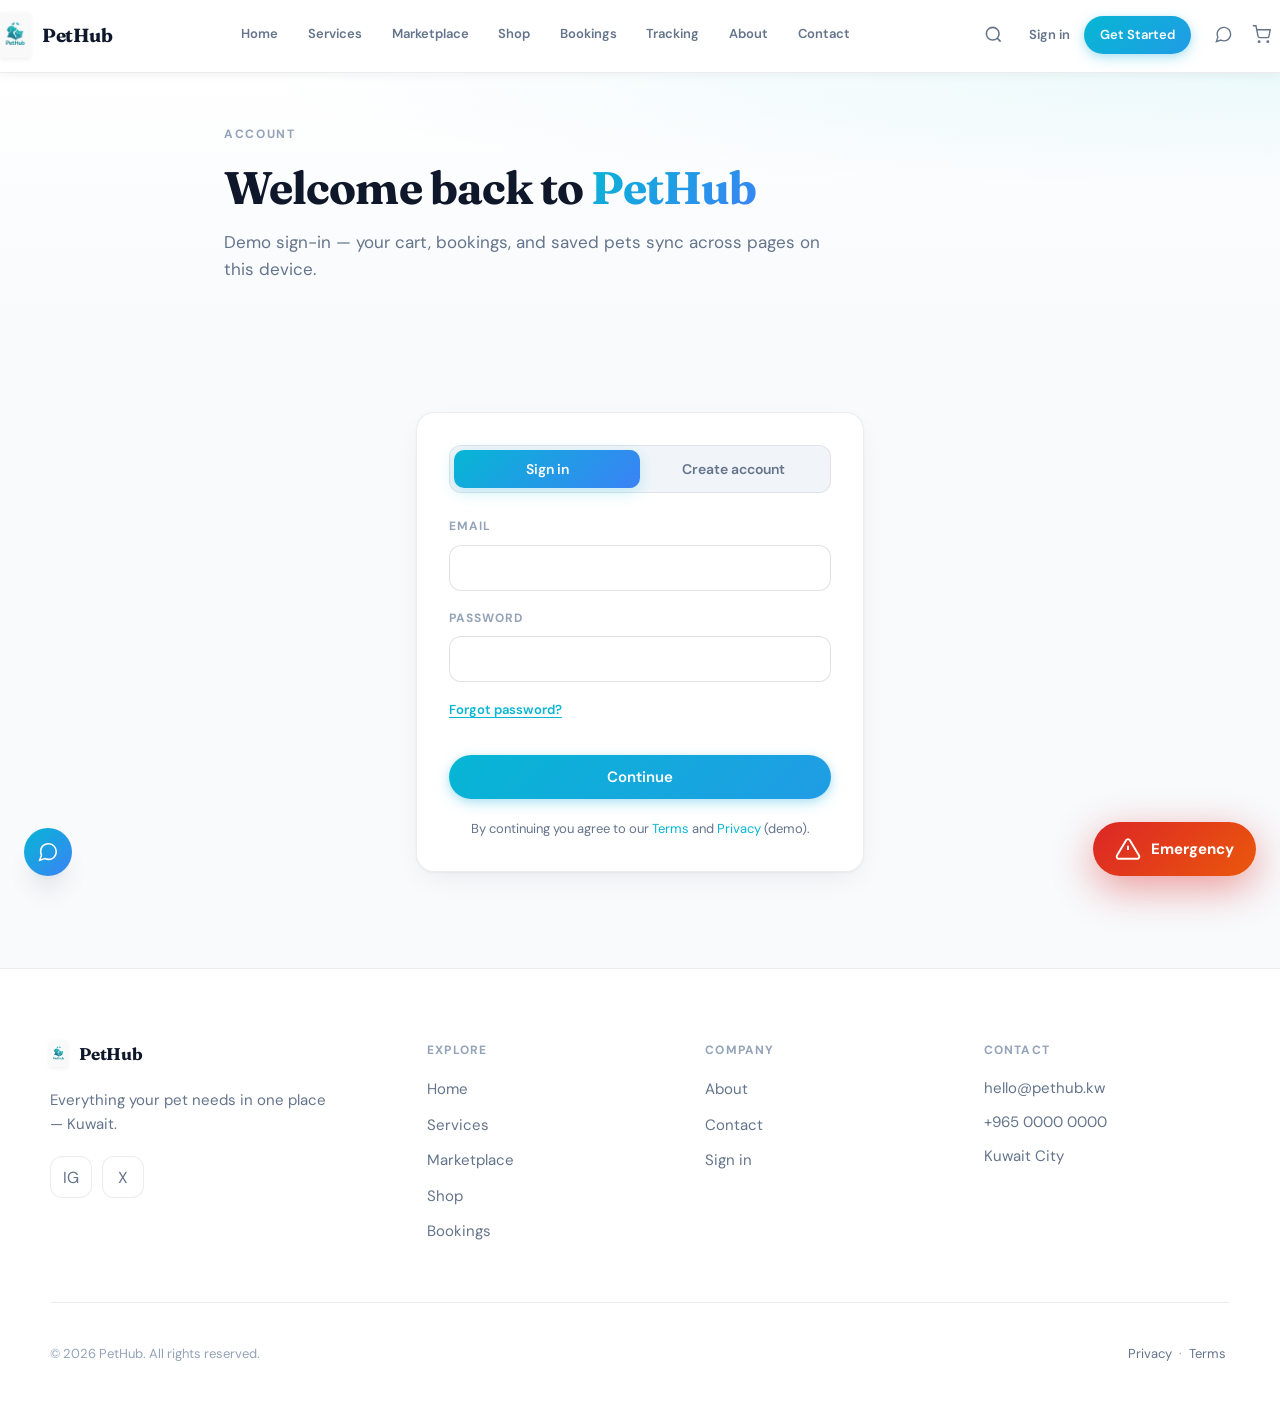
<file: signin.html>
<!DOCTYPE html>
<html lang="en">
<head>
  <meta charset="UTF-8" />
  <meta name="viewport" content="width=device-width, initial-scale=1.0" />
  <meta name="description" content="PetHub — Kuwait’s integrated pet services platform." />
  <title>PetHub | Sign in</title>
  <link rel="preconnect" href="https://fonts.googleapis.com" />
  <link rel="preconnect" href="https://fonts.gstatic.com" crossorigin />
  <link href="https://fonts.googleapis.com/css2?family=DM+Sans:ital,opsz,wght@0,9..40,400;0,9..40,500;0,9..40,600;0,9..40,700;1,9..40,400&family=Fraunces:ital,opsz,wght@0,9..144,500;0,9..144,600;0,9..144,700;0,9..144,800&display=swap" rel="stylesheet" />
  <link rel="stylesheet" href="css/styles.css" />
</head>
<body data-page="signin">
  <a class="skip-link" href="#main">Skip to content</a>
  <header class="header" id="top">
    <div class="header__inner container">
      <div class="header__brand">
        <a class="logo" href="index.html" aria-label="PetHub home">
          <span class="logo__graphic" aria-hidden="true">
            <img class="logo__img" src="imges/logopet.webp" width="200" height="60" alt="" loading="eager" decoding="async" fetchpriority="high" />
          </span>
          <span class="logo__text">PetHub</span>
        </a>
      </div>
      <nav class="header__nav nav" aria-label="Main">
        <button type="button" class="nav__scrim" id="nav-scrim" aria-label="Close menu" tabindex="-1" hidden></button>
        <div class="nav__panel" id="nav-panel">
          <div class="nav__panel-head">
            <span class="nav__panel-title">Menu</span>
            <button type="button" class="nav__close" id="nav-close" aria-label="Close menu">
              <svg width="22" height="22" viewBox="0 0 24 24" fill="none" stroke="currentColor" stroke-width="2" aria-hidden="true"><path d="M18 6L6 18M6 6l12 12"/></svg>
            </button>
          </div>
          <ul class="nav__links">
            <li><a href="index.html" class="nav__link" data-nav="home">Home</a></li>
            <li><a href="services.html" class="nav__link" data-nav="services">Services</a></li>
            <li><a href="marketplace.html" class="nav__link" data-nav="marketplace">Marketplace</a></li>
            <li><a href="shop.html" class="nav__link" data-nav="shop">Shop</a></li>
            <li><a href="bookings.html" class="nav__link" data-nav="bookings">Bookings</a></li>
            <li><a href="pet-tracking.html" class="nav__link" data-nav="tracking">Tracking</a></li>
            <li><a href="about.html" class="nav__link" data-nav="about">About</a></li>
            <li><a href="contact.html" class="nav__link" data-nav="contact">Contact</a></li>
          </ul>
          <div class="nav__mobile-actions" data-guest-only>
            <a href="signin.html?mode=signup" class="btn btn--primary btn--sm header__cta btn--block">Get Started</a>
            <a href="signin.html" class="btn btn--outline btn--sm btn--block">Sign in</a>
          </div>
          <div class="nav__mobile-account" data-user-only hidden>
            <p class="nav__mobile-account-name"><span data-user-display></span></p>
            <a href="bookings.html" class="nav__mobile-link">My account</a>
            <a href="bookings.html" class="nav__mobile-link">Bookings</a>
            <a href="bookings.html#dash-saved" class="nav__mobile-link">Saved pets</a>
            <button type="button" class="btn btn--signout btn--sm btn--block" data-sign-out>Sign out</button>
          </div>
        </div>
      </nav>
      <div class="header__actions">
        <div class="header__search-popover" id="header-search-popover">
          <button type="button" class="header__icon-btn header__search-toggle" id="header-search-toggle" aria-expanded="false" aria-controls="header-search-dropdown" aria-label="Open search">
            <svg width="19" height="19" viewBox="0 0 24 24" fill="none" stroke="currentColor" stroke-width="2" aria-hidden="true"><circle cx="11" cy="11" r="8"/><path d="M21 21l-4.35-4.35"/></svg>
          </button>
          <div id="header-search-dropdown" class="header__search-dropdown" role="dialog" aria-label="Search" aria-hidden="true">
            <div class="header__search header__search--popover" role="search">
              <label class="visually-hidden" for="global-search">Search services, pets, products</label>
              <svg class="header__search-icon" width="18" height="18" viewBox="0 0 24 24" fill="none" stroke="currentColor" stroke-width="2" aria-hidden="true"><circle cx="11" cy="11" r="8"/><path d="M21 21l-4.35-4.35"/></svg>
              <input type="search" id="global-search" class="header__search-input" placeholder="Search services, pets, products..." autocomplete="off" />
            </div>
          </div>
        </div>
        <div class="header__guest-actions" data-guest-only>
          <a href="signin.html" class="header__signin-link">Sign in</a>
          <a href="signin.html?mode=signup" class="btn btn--primary btn--sm header__cta">Get Started</a>
        </div>
        <div class="header__account-menu" data-user-only hidden>
          <button type="button" class="header__account-trigger" id="header-account-trigger" aria-expanded="false" aria-haspopup="true" aria-controls="header-account-dropdown">
            <span class="header__avatar" aria-hidden="true">
              <svg width="18" height="18" viewBox="0 0 24 24" fill="none" stroke="currentColor" stroke-width="1.75" aria-hidden="true"><path d="M20 21v-2a4 4 0 00-4-4H8a4 4 0 00-4 4v2"/><circle cx="12" cy="7" r="4"/></svg>
            </span>
            <span class="header__account-name" data-user-display aria-live="polite"></span>
            <svg class="header__account-chevron" width="14" height="14" viewBox="0 0 24 24" fill="none" stroke="currentColor" stroke-width="2" aria-hidden="true"><path d="M6 9l6 6 6-6"/></svg>
          </button>
          <div id="header-account-dropdown" class="header__account-dropdown" role="menu" hidden>
            <a role="menuitem" href="bookings.html" class="header__account-item">My account</a>
            <a role="menuitem" href="bookings.html" class="header__account-item">Bookings</a>
            <a role="menuitem" href="bookings.html#dash-saved" class="header__account-item">Saved pets</a>
            <button type="button" role="menuitem" class="header__account-item header__account-item--danger" data-sign-out>Sign out</button>
          </div>
        </div>
        <div class="header__icons" aria-label="Quick actions">
          <button type="button" class="header__icon-btn" data-open-chat aria-label="Support chat">
            <svg width="19" height="19" viewBox="0 0 24 24" fill="none" stroke="currentColor" stroke-width="1.75" aria-hidden="true"><path d="M21 11.5a8.38 8.38 0 01-.9 3.8 8.5 8.5 0 01-7.6 4.7 8.38 8.38 0 01-3.8-.9L3 21l1.9-5.7a8.38 8.38 0 01-.9-3.8 8.5 8.5 0 014.7-7.6 8.38 8.38 0 013.8-.9h.5a8.48 8.48 0 018 8.5z"/></svg>
          </button>
          <button type="button" class="header__icon-btn" data-open-cart aria-label="Shopping cart">
            <svg width="19" height="19" viewBox="0 0 24 24" fill="none" stroke="currentColor" stroke-width="1.75" aria-hidden="true"><circle cx="9" cy="21" r="1"/><circle cx="20" cy="21" r="1"/><path d="M1 1h4l2.68 13.39a2 2 0 002 1.61h9.72a2 2 0 002-1.61L23 6H6"/></svg>
            <span class="header__cart-count" data-cart-count hidden>0</span>
          </button>
        </div>
        <button type="button" class="nav__toggle" aria-expanded="false" aria-controls="nav-panel" aria-label="Open menu">
          <span class="nav__toggle-bar"></span><span class="nav__toggle-bar"></span><span class="nav__toggle-bar"></span>
        </button>
      </div>
    </div>
  </header>
  <div class="toast-host" id="toast-host" aria-live="polite"></div>
  <main id="main">
    <section class="hero page-hero page-hero--compact">
      <div class="container">
        <p class="eyebrow">Account</p>
        <h1 class="page-hero__title">Welcome back to <span class="text-gradient">PetHub</span></h1>
        <p class="page-hero__lead">Demo sign-in — your cart, bookings, and saved pets sync across pages on this device.</p>
      </div>
    </section>
    <section class="section section--signin">
      <div class="container signin-layout">
        <div class="signin-panel glass-panel reveal">
          <div class="signin-tabs" role="tablist">
            <button type="button" class="signin-tab is-active" data-signin-tab="signin" role="tab" aria-selected="true">Sign in</button>
            <button type="button" class="signin-tab" data-signin-tab="signup" role="tab" aria-selected="false">Create account</button>
          </div>
          <form id="form-signin-page" class="booking-form" novalidate>
            <div id="signin-signup-fields" hidden>
              <label class="field"><span class="field__label">Display name</span><input type="text" name="displayName" id="signin-display-name" class="input" autocomplete="name" /></label>
              <label class="field"><span class="field__label">I am a</span>
                <select name="role" class="input">
                  <option value="owner">Pet owner</option>
                  <option value="provider">Service provider</option>
                </select>
              </label>
            </div>
            <label class="field"><span class="field__label">Email</span><input type="email" name="email" class="input" autocomplete="username" required /></label>
            <label class="field"><span class="field__label">Password</span><input type="password" name="password" class="input" autocomplete="current-password" required /></label>
            <p class="signin-meta"><button type="button" class="link-btn" data-open-forgot>Forgot password?</button></p>
            <button type="submit" class="btn btn--primary btn--block">Continue</button>
          </form>
          <p class="signin-foot muted">By continuing you agree to our <a href="#">Terms</a> and <a href="#">Privacy</a> (demo).</p>
        </div>
      </div>
    </section>
  </main>
  <footer class="footer" id="site-footer">
    <div class="container footer__grid">
      <div class="footer__brand">
        <a class="logo logo--footer" href="index.html" aria-label="PetHub home"><span class="logo__graphic" aria-hidden="true"><img class="logo__img" src="imges/logopet.webp" width="160" height="48" alt="" decoding="async" /></span><span class="logo__text">PetHub</span></a>
        <p class="footer__tagline">Everything your pet needs in one place — Kuwait.</p>
        <div class="footer__social" aria-label="Social">
          <a href="#" class="social-link" aria-label="Instagram">IG</a>
          <a href="#" class="social-link" aria-label="X">X</a>
        </div>
      </div>
      <div>
        <h3 class="footer__heading">Explore</h3>
        <ul class="footer__list">
          <li><a href="index.html">Home</a></li>
          <li><a href="services.html">Services</a></li>
          <li><a href="marketplace.html">Marketplace</a></li>
          <li><a href="shop.html">Shop</a></li>
          <li><a href="bookings.html">Bookings</a></li>
        </ul>
      </div>
      <div>
        <h3 class="footer__heading">Company</h3>
        <ul class="footer__list">
          <li><a href="about.html">About</a></li>
          <li><a href="contact.html">Contact</a></li>
          <li><a href="signin.html">Sign in</a></li>
        </ul>
      </div>
      <div>
        <h3 class="footer__heading">Contact</h3>
        <ul class="footer__list footer__contact">
          <li><a href="mailto:hello@pethub.kw">hello@pethub.kw</a></li>
          <li><a href="tel:+96500000000">+965 0000 0000</a></li>
          <li>Kuwait City</li>
        </ul>
      </div>
    </div>
    <div class="container footer__bottom">
      <p>&copy; <span id="year"></span> PetHub. All rights reserved.</p>
      <p class="footer__legal"><a href="#">Privacy</a> · <a href="#">Terms</a></p>
    </div>
  </footer>
    </div>
  </footer>

  <button type="button" class="emergency-fab" data-open-emergency aria-label="Emergency veterinary help">
    <svg width="26" height="26" viewBox="0 0 24 24" fill="none" stroke="currentColor" stroke-width="1.75" aria-hidden="true"><path d="M10.29 3.86L1.82 18a2 2 0 001.71 3h16.94a2 2 0 001.71-3L13.71 3.86a2 2 0 00-3.42 0z"/><path d="M12 9v4M12 17h.01"/></svg>
    <span>Emergency</span>
  </button>

  <div class="cart-drawer" id="cart-drawer" hidden aria-hidden="true">
    <div class="cart-drawer__backdrop" data-close-cart tabindex="-1" aria-hidden="true"></div>
    <div class="cart-drawer__panel glass-panel" role="dialog" aria-labelledby="cart-drawer-title">
      <div class="cart-drawer__head">
        <h2 id="cart-drawer-title">Your cart</h2>
        <button type="button" class="icon-btn cart-drawer__close" data-close-cart aria-label="Close cart">×</button>
      </div>
      <div class="cart-drawer__body" id="cart-lines"></div>
      <div class="cart-drawer__foot">
        <p class="cart-drawer__total">Total: <strong id="cart-total">0.00 KD</strong></p>
        <button type="button" class="btn btn--primary btn--block" id="checkout-open">Checkout</button>
      </div>
    </div>
  </div>

  <div class="chat-widget" id="chat-widget">
    <button type="button" class="chat-widget__launcher" id="chat-launcher" aria-label="Open PetHub Support chat" aria-expanded="false" aria-controls="chat-panel">
      <svg width="22" height="22" viewBox="0 0 24 24" fill="none" stroke="currentColor" stroke-width="1.75" aria-hidden="true"><path d="M21 11.5a8.38 8.38 0 01-.9 3.8 8.5 8.5 0 01-7.6 4.7 8.38 8.38 0 01-3.8-.9L3 21l1.9-5.7a8.38 8.38 0 01-.9-3.8 8.5 8.5 0 014.7-7.6 8.38 8.38 0 013.8-.9h.5a8.48 8.48 0 018 8.5z"/></svg>
    </button>
    <div class="chat-widget__panel" id="chat-panel" role="dialog" aria-labelledby="chat-widget-title" aria-hidden="true" hidden>
      <div class="chat-widget__header">
        <span id="chat-widget-title">PetHub Support</span>
        <button type="button" class="chat-widget__toggle" id="chat-toggle" aria-expanded="false" aria-label="Close chat">×</button>
      </div>
      <div class="chat-widget__body">
        <div class="chat-widget__messages" id="chat-messages"></div>
        <div class="chat-widget__input-row">
          <input type="text" id="chat-input" class="input chat-widget__input" placeholder="Type a message…" autocomplete="off" />
          <button type="button" class="btn btn--primary btn--sm" id="chat-send">Send</button>
        </div>
      </div>
    </div>
  </div>
  <div class="modal" id="modal-checkout" role="dialog" aria-modal="true" aria-labelledby="checkout-title" hidden aria-hidden="true">
    <div class="modal__backdrop" data-modal-close tabindex="-1"></div>
    <div class="modal__panel glass-panel modal__panel--sm">
      <button type="button" class="modal__close" data-modal-close aria-label="Close">×</button>
      <h2 id="checkout-title" class="modal__title">Checkout</h2>
      <p class="modal__muted">Demo checkout — no real payment.</p>
      <form id="form-checkout" novalidate>
        <label class="field"><span class="field__label">Full name</span><input type="text" name="fullName" class="input" required /></label>
        <label class="field"><span class="field__label">Phone</span><input type="tel" name="phone" class="input" required /></label>
        <label class="field"><span class="field__label">Delivery area</span><input type="text" name="address" class="input" placeholder="Area, block, street" required /></label>
        <button type="submit" class="btn btn--primary btn--block">Place order</button>
      </form>
    </div>
  </div>

  <div class="modal" id="modal-auth" role="dialog" aria-modal="true" aria-labelledby="auth-mode-title" hidden aria-hidden="true">
    <div class="modal__backdrop" data-modal-close tabindex="-1"></div>
    <div class="modal__panel glass-panel modal__panel--sm">
      <button type="button" class="modal__close" data-modal-close aria-label="Close">×</button>
      <h2 id="auth-mode-title" class="modal__title">Sign in</h2>
      <form id="form-auth" novalidate>
        <div id="form-auth-signup-fields" hidden>
          <label class="field"><span class="field__label">Display name</span><input type="text" name="displayName" class="input" /></label>
          <label class="field"><span class="field__label">I am a</span>
            <select name="role" class="input">
              <option value="owner">Pet owner</option>
              <option value="provider">Service provider</option>
            </select>
          </label>
        </div>
        <label class="field"><span class="field__label">Email</span><input type="email" name="email" class="input" autocomplete="username" required /></label>
        <label class="field"><span class="field__label">Password</span><input type="password" name="password" class="input" autocomplete="current-password" required /></label>
        <button type="submit" class="btn btn--primary btn--block">Continue</button>
      </form>
    </div>
  </div>

  <div class="modal" id="modal-emergency" role="dialog" aria-modal="true" aria-labelledby="emergency-title" hidden aria-hidden="true">
    <div class="modal__backdrop" data-modal-close tabindex="-1"></div>
    <div class="modal__panel glass-panel modal__panel--emergency">
      <button type="button" class="modal__close" data-modal-close aria-label="Close">×</button>
      <h2 id="emergency-title" class="modal__title modal__title--urgent">Urgent veterinary request</h2>
      <p class="modal__muted">Describe the issue — we’ll route you to an on-call partner in Kuwait.</p>
      <form id="form-emergency" class="booking-form" novalidate>
        <label class="field"><span class="field__label">What’s wrong?</span><textarea name="issue" class="input input--textarea" rows="2" required></textarea></label>
        <label class="field"><span class="field__label">Your location</span><input type="text" name="location" class="input" placeholder="Area, landmark" required /></label>
        <label class="field"><span class="field__label">Phone to reach you</span><input type="tel" name="contact" class="input" required /></label>
        <button type="submit" class="btn btn--emergency btn--block">Send emergency request</button>
      </form>
    </div>
  </div>

  <div class="modal" id="modal-forgot" role="dialog" aria-modal="true" aria-labelledby="forgot-title" hidden aria-hidden="true">
    <div class="modal__backdrop" data-modal-close tabindex="-1"></div>
    <div class="modal__panel glass-panel modal__panel--sm">
      <button type="button" class="modal__close" data-modal-close aria-label="Close">×</button>
      <h2 id="forgot-title" class="modal__title">Reset password</h2>
      <p class="modal__muted">Demo — we’ll email a reset link to your address.</p>
      <form id="form-forgot-demo" novalidate>
        <label class="field"><span class="field__label">Email</span><input type="email" id="forgot-email-input" class="input" autocomplete="email" required /></label>
        <button type="submit" class="btn btn--primary btn--block">Send reset link</button>
      </form>
    </div>
  </div>

  <script src="js/storage.js"></script>
  <script src="js/pethub.js"></script>
</body>
</html>
</file>
<file: css/styles.css>
/* PetHub — premium light (SaaS / modern startup) */

:root {
  --bg: #f8fafc;
  --bg-2: #ffffff;
  --bg-3: #f1f5f9;
  --surface: #ffffff;
  --surface-2: #f8fafc;
  --border: rgba(15, 23, 42, 0.08);
  --border-strong: rgba(15, 23, 42, 0.12);
  --text: #0f172a;
  --muted: #64748b;
  --dim: #94a3b8;
  --teal: #06b6d4;
  --teal-dim: #0891b2;
  --cyan: #22d3ee;
  --blue: #3b82f6;
  --blue-deep: #2563eb;
  --warm: #f59e0b;
  --warm-2: #ea580c;
  --success: #10b981;
  --success-soft: rgba(16, 185, 129, 0.12);
  --error: #ef4444;
  --error-soft: rgba(239, 68, 68, 0.1);
  --gradient: linear-gradient(135deg, #06b6d4 0%, #3b82f6 100%);
  --gradient-warm: linear-gradient(135deg, #fbbf24 0%, #f97316 100%);
  --glow-teal: 0 16px 40px rgba(6, 182, 212, 0.2);
  --glow-blue: 0 16px 40px rgba(59, 130, 246, 0.15);
  --radius: 14px;
  --radius-lg: 18px;
  --radius-xl: 22px;
  --font-display: "Fraunces", Georgia, serif;
  --font-sans: "DM Sans", system-ui, sans-serif;
  --header-h: 72px;
  --ease: cubic-bezier(0.22, 1, 0.36, 1);
  --shadow: 0 4px 6px -1px rgba(15, 23, 42, 0.06), 0 2px 4px -2px rgba(15, 23, 42, 0.04);
  --shadow-lg: 0 20px 25px -5px rgba(15, 23, 42, 0.08), 0 8px 10px -6px rgba(15, 23, 42, 0.05);
  --shadow-card: 0 1px 3px rgba(15, 23, 42, 0.05), 0 10px 30px -8px rgba(15, 23, 42, 0.08);
}

*,
*::before,
*::after {
  box-sizing: border-box;
}

html {
  scroll-behavior: smooth;
}

@media (prefers-reduced-motion: reduce) {
  html {
    scroll-behavior: auto;
  }
  *,
  *::before,
  *::after {
    animation-duration: 0.01ms !important;
    animation-iteration-count: 1 !important;
    transition-duration: 0.01ms !important;
  }

  .logo:hover {
    transform: none;
  }
}

body {
  margin: 0;
  font-family: var(--font-sans);
  font-size: 1rem;
  line-height: 1.6;
  color: var(--text);
  background: var(--bg);
  -webkit-font-smoothing: antialiased;
}

img {
  max-width: 100%;
  display: block;
}

a {
  color: inherit;
  text-decoration: none;
}

button {
  font-family: inherit;
  cursor: pointer;
}

ul,
ol {
  margin: 0;
  padding: 0;
  list-style: none;
}

.visually-hidden {
  position: absolute;
  width: 1px;
  height: 1px;
  padding: 0;
  margin: -1px;
  overflow: hidden;
  clip: rect(0, 0, 0, 0);
  white-space: nowrap;
  border: 0;
}

.skip-link {
  position: absolute;
  top: -100px;
  left: 16px;
  z-index: 10000;
  padding: 12px 18px;
  background: var(--gradient);
  color: #fff;
  font-weight: 700;
  border-radius: 10px;
}

.skip-link:focus {
  top: 16px;
  outline: 2px solid var(--blue);
  outline-offset: 2px;
}

.text-gradient {
  background: var(--gradient);
  -webkit-background-clip: text;
  background-clip: text;
  color: transparent;
}

.container {
  width: min(1180px, 100% - 40px);
  margin-inline: auto;
}

/* ----- Header ----- */
.header {
  position: sticky;
  top: 0;
  left: 0;
  right: 0;
  z-index: 1000;
  display: flex;
  align-items: center;
  background: rgba(255, 255, 255, 0.92);
  backdrop-filter: blur(10px);
  -webkit-backdrop-filter: blur(10px);
  border-bottom: 1px solid var(--border);
  box-shadow: 0 2px 10px rgba(0, 0, 0, 0.05);
  transition: background 0.25s ease, box-shadow 0.25s ease;
}

.header.is-scrolled {
  background: rgba(255, 255, 255, 0.98);
  box-shadow: 0 2px 14px rgba(15, 23, 42, 0.07);
}

.header__inner {
  display: grid;
  grid-template-columns: auto minmax(0, 1fr) auto;
  align-items: center;
  gap: clamp(16px, 2.2vw, 28px) clamp(12px, 1.8vw, 24px);
  width: 100%;
  padding-block: 11px 13px;
  min-height: var(--header-h);
}

.header__brand {
  flex-shrink: 0;
  min-width: 0;
  display: flex;
  align-items: center;
  justify-content: flex-start;
  padding: 0 4px 0 0;
}

.logo {
  display: inline-flex;
  align-items: center;
  gap: clamp(8px, 1.2vw, 12px);
  white-space: nowrap;
  flex-shrink: 0;
  text-decoration: none;
  color: inherit;
  transition: transform 0.25s var(--ease);
}

.logo:hover {
  transform: scale(1.04);
  opacity: 0.96;
}

.logo:focus-visible {
  outline: 2px solid var(--blue);
  outline-offset: 4px;
  border-radius: 10px;
}

.logo__graphic {
  display: flex;
  align-items: center;
  justify-content: center;
  flex-shrink: 0;
  line-height: 0;
}

.logo__img {
  display: block;
  height: 48px;
  width: auto;
  max-width: min(240px, 46vw);
  max-height: 52px;
  object-fit: contain;
  object-position: left center;
  filter: drop-shadow(0 1px 2px rgba(15, 23, 42, 0.08));
  image-rendering: auto;
  -webkit-font-smoothing: antialiased;
}

.header .logo .logo__img,
.header .logo img {
  height: 45px;
  width: auto;
  max-width: min(220px, 52vw);
  max-height: none;
  object-fit: contain;
  object-position: left center;
}

.logo__text {
  font-family: var(--font-display);
  font-weight: 700;
  font-size: 1.1875rem;
  letter-spacing: -0.02em;
  color: var(--text);
  line-height: 1;
}

@media (max-width: 520px) {
  .header .logo .logo__img,
  .header .logo img {
    height: 40px;
    max-width: min(180px, 50vw);
  }

  .header .logo__text {
    font-size: 1.0625rem;
  }

  .logo__text {
    font-size: 1.0625rem;
  }
}

.header__search {
  display: flex;
  align-items: center;
  gap: 8px;
  min-width: 0;
  padding: 7px 12px 7px 10px;
  border-radius: 10px;
  background: var(--surface);
  border: 1px solid var(--border-strong);
  box-shadow: 0 1px 2px rgba(15, 23, 42, 0.04);
  transition: border-color 0.25s ease, box-shadow 0.25s ease, width 0.25s var(--ease);
}

.header__search-popover {
  position: relative;
  flex-shrink: 0;
}

.header__search-toggle.header__icon-btn {
  color: var(--muted);
}

.header__search-dropdown {
  position: absolute;
  right: 0;
  top: calc(100% + 10px);
  width: min(320px, calc(100vw - 32px));
  padding: 0;
  border-radius: var(--radius);
  background: var(--surface);
  border: 1px solid var(--border-strong);
  box-shadow: var(--shadow-lg);
  z-index: 1150;
  opacity: 0;
  visibility: hidden;
  pointer-events: none;
  transform: translateY(-6px) scale(0.98);
  transform-origin: top right;
  transition:
    opacity 0.2s var(--ease),
    transform 0.2s var(--ease),
    visibility 0.2s;
}

.header__search-dropdown.is-open {
  opacity: 1;
  visibility: visible;
  pointer-events: auto;
  transform: translateY(0) scale(1);
}

.header__search--popover {
  width: 100%;
  max-width: none;
  margin: 0;
  padding: 10px 14px;
  border-radius: 12px;
  box-shadow: 0 1px 3px rgba(15, 23, 42, 0.06);
  border: 1px solid var(--border-strong);
  background: var(--surface);
}

.header__search:focus-within {
  border-color: rgba(59, 130, 246, 0.55);
  box-shadow:
    0 0 0 3px rgba(59, 130, 246, 0.15),
    0 4px 14px rgba(59, 130, 246, 0.08);
}

.header__search-icon {
  flex-shrink: 0;
  color: var(--dim);
}

.header__search-input {
  flex: 1;
  min-width: 0;
  border: none;
  background: transparent;
  color: var(--text);
  font-size: 0.875rem;
}

.header__search-input::placeholder {
  color: var(--dim);
}

.header__search-input:focus {
  outline: none;
}

.header__nav.nav {
  grid-column: 2;
  justify-self: stretch;
  display: flex;
  align-items: center;
  justify-content: center;
  min-width: 0;
}

.nav__toggle {
  display: none;
  flex-direction: column;
  justify-content: center;
  gap: 5px;
  width: 44px;
  height: 44px;
  padding: 0;
  border: 1px solid var(--border);
  border-radius: 12px;
  background: var(--surface);
  transition: border-color 0.2s ease, background 0.2s ease, box-shadow 0.2s ease;
}

.nav__toggle:hover {
  border-color: rgba(59, 130, 246, 0.35);
  background: var(--surface-2);
}

.nav__toggle-bar {
  display: block;
  width: 20px;
  height: 2px;
  margin: 0 auto;
  background: var(--text);
  border-radius: 1px;
  transition: transform 0.25s var(--ease), opacity 0.2s;
}

.nav__toggle[aria-expanded="true"] .nav__toggle-bar:nth-child(1) {
  transform: translateY(7px) rotate(45deg);
}

.nav__toggle[aria-expanded="true"] .nav__toggle-bar:nth-child(2) {
  opacity: 0;
}

.nav__toggle[aria-expanded="true"] .nav__toggle-bar:nth-child(3) {
  transform: translateY(-7px) rotate(-45deg);
}

.nav__scrim {
  display: none;
}

.nav__panel-head {
  display: none;
}

.nav__close {
  display: none;
}

.nav__panel {
  display: flex;
  flex-wrap: nowrap;
  align-items: center;
  justify-content: center;
  gap: 0;
  width: 100%;
  min-width: 0;
}

.nav__mobile-actions,
.nav__mobile-account {
  display: none;
}

.nav__links {
  display: flex;
  flex-wrap: nowrap;
  align-items: center;
  justify-content: center;
  gap: clamp(16px, 2vw, 26px);
  margin: 0;
  padding: 0;
  list-style: none;
  flex-shrink: 1;
  min-width: 0;
  overflow-x: auto;
  scrollbar-width: none;
  -ms-overflow-style: none;
}

.nav__links::-webkit-scrollbar {
  display: none;
}

.nav__link {
  position: relative;
  display: inline-block;
  font-size: 0.8125rem;
  font-weight: 600;
  color: var(--muted);
  padding: 6px 2px 8px;
  text-decoration: none;
  transition: color 0.25s ease;
  white-space: nowrap;
}

.nav__link::after {
  content: "";
  position: absolute;
  left: 2px;
  right: 2px;
  bottom: 2px;
  height: 2px;
  border-radius: 2px;
  background: var(--blue);
  transform: scaleX(0);
  transform-origin: center;
  transition: transform 0.25s var(--ease), opacity 0.25s ease;
  opacity: 0;
}

.nav__link:hover,
.nav__link:focus-visible {
  color: var(--blue-deep);
}

.nav__link:hover::after,
.nav__link:focus-visible::after {
  transform: scaleX(1);
  opacity: 0.35;
}

.nav__link--active {
  color: var(--blue-deep);
  font-weight: 700;
}

.nav__link--active::after {
  transform: scaleX(1);
  opacity: 1;
  background: linear-gradient(90deg, var(--blue-deep), var(--teal));
  box-shadow: 0 0 12px rgba(59, 130, 246, 0.25);
}

.header__actions {
  grid-column: 3;
  display: flex;
  align-items: center;
  gap: clamp(8px, 1vw, 14px);
  flex-shrink: 0;
  min-width: 0;
}

.header__guest-actions {
  display: inline-flex;
  align-items: center;
  gap: 10px;
  flex-shrink: 0;
}

.header__signin-link {
  font-size: 0.8125rem;
  font-weight: 600;
  color: var(--muted);
  text-decoration: none;
  padding: 6px 4px;
  border-radius: 8px;
  transition: color 0.2s ease, background 0.2s ease;
  white-space: nowrap;
}

.header__signin-link:hover,
.header__signin-link:focus-visible {
  color: var(--blue-deep);
  background: rgba(59, 130, 246, 0.06);
  outline: none;
}

.header__account-menu {
  position: relative;
}

.header__account-trigger {
  display: inline-flex;
  align-items: center;
  gap: 8px;
  padding: 5px 10px 5px 6px;
  border-radius: 999px;
  border: 1px solid var(--border-strong);
  background: var(--surface);
  cursor: pointer;
  font-family: inherit;
  font-size: 0.8125rem;
  font-weight: 600;
  color: var(--text);
  transition: border-color 0.2s ease, box-shadow 0.2s ease, background 0.2s ease;
}

.header__account-trigger:hover {
  border-color: rgba(59, 130, 246, 0.35);
  background: var(--surface-2);
}

.header__account-trigger[aria-expanded="true"] {
  border-color: rgba(59, 130, 246, 0.45);
  box-shadow: 0 0 0 3px rgba(59, 130, 246, 0.12);
}

.header__avatar {
  display: flex;
  align-items: center;
  justify-content: center;
  width: 30px;
  height: 30px;
  border-radius: 999px;
  background: linear-gradient(135deg, rgba(6, 182, 212, 0.22), rgba(59, 130, 246, 0.16));
  color: var(--blue-deep);
  flex-shrink: 0;
}

.header__account-name {
  max-width: 7rem;
  white-space: nowrap;
  overflow: hidden;
  text-overflow: ellipsis;
  text-align: left;
}

.header__account-chevron {
  flex-shrink: 0;
  color: var(--dim);
  transition: transform 0.22s var(--ease);
}

.header__account-trigger[aria-expanded="true"] .header__account-chevron {
  transform: rotate(180deg);
}

.header__account-dropdown {
  position: absolute;
  right: 0;
  top: calc(100% + 8px);
  min-width: 210px;
  padding: 6px;
  border-radius: var(--radius);
  background: var(--surface);
  border: 1px solid var(--border);
  box-shadow: var(--shadow-lg);
  z-index: 1200;
  opacity: 0;
  visibility: hidden;
  pointer-events: none;
  transform: translateY(-4px);
  transition:
    opacity 0.2s var(--ease),
    transform 0.2s var(--ease),
    visibility 0.2s;
}

.header__account-dropdown:not([hidden]) {
  opacity: 1;
  visibility: visible;
  pointer-events: auto;
  transform: translateY(0);
}

.header__account-item {
  display: flex;
  align-items: center;
  width: 100%;
  padding: 10px 12px;
  border: none;
  border-radius: 8px;
  background: transparent;
  font-family: inherit;
  font-size: 0.875rem;
  font-weight: 600;
  color: var(--text);
  text-align: left;
  text-decoration: none;
  cursor: pointer;
  transition: background 0.15s ease;
}

.header__account-item:hover,
.header__account-item:focus-visible {
  background: var(--surface-2);
  outline: none;
}

.header__account-item--danger {
  color: var(--error);
  margin-top: 4px;
  padding-top: 12px;
  border-top: 1px solid var(--border);
  border-radius: 0 0 8px 8px;
}

.header__icons {
  display: flex;
  align-items: center;
  gap: 0;
}

.header__icon-btn {
  position: relative;
  display: inline-flex;
  align-items: center;
  justify-content: center;
  width: 38px;
  height: 38px;
  padding: 0;
  border: none;
  border-radius: 999px;
  background: transparent;
  color: var(--muted);
  cursor: pointer;
  text-decoration: none;
  font: inherit;
  transition:
    color 0.22s ease,
    background 0.22s ease,
    transform 0.22s var(--ease);
}

.header__icon-btn:hover,
.header__icon-btn:focus-visible {
  color: var(--blue-deep);
  background: rgba(59, 130, 246, 0.08);
  transform: scale(1.05);
  outline: none;
}

.header__icon-btn:focus-visible {
  box-shadow: 0 0 0 2px rgba(59, 130, 246, 0.35);
}

.header__cart-count {
  position: absolute;
  top: 3px;
  right: 2px;
  min-width: 16px;
  height: 16px;
  padding: 0 4px;
  font-size: 0.5625rem;
  font-weight: 700;
  line-height: 16px;
  text-align: center;
  color: #fff;
  background: var(--gradient);
  border-radius: 999px;
  pointer-events: none;
}

.nav__mobile-account-name {
  font-size: 0.9375rem;
  font-weight: 700;
  color: var(--text);
  margin: 0 0 12px;
  padding-bottom: 12px;
  border-bottom: 1px solid var(--border);
}

.nav__mobile-link {
  display: block;
  padding: 12px 4px;
  font-size: 0.9375rem;
  font-weight: 600;
  color: var(--muted);
  text-decoration: none;
  border-bottom: 1px solid var(--border);
  transition: color 0.2s ease;
}

.nav__mobile-link:hover,
.nav__mobile-link:focus-visible {
  color: var(--blue-deep);
  outline: none;
}

.header__cta.btn--primary:hover {
  transform: translateY(-1px) scale(1.03);
}

.btn--signout {
  background: transparent;
  color: var(--muted);
  border: 1px solid var(--border-strong);
  font-weight: 600;
  border-radius: 999px;
  box-shadow: none;
}

.btn--signout:hover {
  color: #b91c1c;
  border-color: rgba(239, 68, 68, 0.45);
  background: var(--error-soft);
  transform: translateY(-1px);
}

.btn--signout:focus-visible {
  outline: 2px solid rgba(239, 68, 68, 0.4);
  outline-offset: 2px;
}

.icon-btn {
  position: relative;
  display: inline-flex;
  align-items: center;
  justify-content: center;
  width: 44px;
  height: 44px;
  border-radius: 12px;
  border: 1px solid var(--border);
  background: var(--surface);
  color: var(--muted);
  transition: color 0.2s, border-color 0.2s, background 0.2s;
}

.icon-btn:hover {
  color: var(--text);
  border-color: rgba(6, 182, 212, 0.35);
  background: var(--bg-3);
}

.header__actions .nav__toggle {
  display: none;
}

@media (max-width: 1200px) {
  .nav__links {
    gap: clamp(12px, 1.5vw, 18px);
  }
}

@media (max-width: 1024px) {
  .header__account-name {
    display: none;
  }

  .header__account-trigger {
    padding: 5px 8px 5px 6px;
  }
}

@media (max-width: 1100px) {
  :root {
    --header-h: 66px;
  }

  .header {
    z-index: 1200;
  }

  .header__inner {
    display: flex;
    flex-direction: row;
    align-items: center;
    justify-content: space-between;
    gap: 12px;
    min-height: auto;
    padding: 10px 16px;
    width: 100%;
    max-width: none;
    margin-inline: 0;
  }

  .header__inner.container {
    width: 100%;
    max-width: min(1180px, 100% - 32px);
    margin-inline: auto;
  }

  .header__brand {
    flex: 1;
    min-width: 0;
    margin: 0;
    padding: 0;
    position: relative;
    z-index: 2;
  }

  .header__actions {
    display: flex;
    flex-direction: row;
    align-items: center;
    justify-content: flex-end;
    gap: 12px;
    flex-shrink: 0;
    position: relative;
    z-index: 2;
  }

  .header__icons {
    display: flex;
    flex-direction: row;
    align-items: center;
    gap: 12px;
  }

  .header__nav.nav {
    position: static;
    width: 0;
    height: 0;
    min-height: 0;
    overflow: visible;
    pointer-events: none;
    flex: 0;
  }

  .header__guest-actions {
    display: none;
  }

  .header__search-dropdown {
    position: fixed;
    left: 12px;
    right: 12px;
    top: calc(var(--header-h) + 10px);
    width: auto;
    transform-origin: top center;
    z-index: 1220;
  }

  .header__account-menu {
    display: none;
  }

  .header__actions .nav__toggle {
    display: flex;
  }

  .nav__scrim.is-visible {
    display: block;
    position: fixed;
    inset: 0;
    z-index: 1180;
    margin: 0;
    padding: 0;
    border: none;
    background: rgba(15, 23, 42, 0.4);
    cursor: pointer;
    opacity: 1;
    visibility: visible;
    pointer-events: auto;
    transition: opacity 0.3s ease, visibility 0.3s ease;
  }

  .nav__panel-head {
    display: flex;
    align-items: center;
    justify-content: space-between;
    gap: 12px;
    padding-bottom: 16px;
    margin-bottom: 8px;
    border-bottom: 1px solid var(--border);
  }

  .nav__panel-title {
    font-family: var(--font-display);
    font-size: 1.25rem;
    font-weight: 700;
    color: var(--text);
  }

  .nav__close {
    display: inline-flex;
    align-items: center;
    justify-content: center;
    width: 44px;
    height: 44px;
    padding: 0;
    border: 1px solid var(--border);
    border-radius: 12px;
    background: var(--surface);
    color: var(--text);
    cursor: pointer;
    transition: background 0.2s ease, border-color 0.2s ease;
  }

  .nav__close:hover,
  .nav__close:focus-visible {
    background: var(--surface-2);
    border-color: rgba(59, 130, 246, 0.35);
    outline: none;
  }

  .nav__panel {
    pointer-events: auto;
    position: fixed;
    top: 0;
    right: 0;
    left: auto;
    width: min(360px, 82vw);
    height: 100vh;
    height: 100dvh;
    max-height: 100dvh;
    z-index: 1190;
    flex-direction: column;
    align-items: stretch;
    justify-content: flex-start;
    padding: calc(20px + env(safe-area-inset-top, 0px)) 20px calc(28px + env(safe-area-inset-bottom, 0px));
    margin: 0;
    background: #ffffff;
    box-shadow: -12px 0 40px rgba(15, 23, 42, 0.12);
    overflow-y: auto;
    overflow-x: hidden;
    gap: 0;
    transform: translateX(100%);
    transition: transform 0.3s ease;
    -webkit-overflow-scrolling: touch;
  }

  .nav__panel.is-open {
    transform: translateX(0);
  }

  .nav__links {
    flex-direction: column;
    align-items: stretch;
    flex-wrap: nowrap;
    gap: 0;
    overflow: visible;
  }

  .nav__links li {
    border-bottom: 1px solid var(--border);
  }

  .nav__link {
    display: block;
    padding: 14px 0;
    font-size: 1.0625rem;
    font-weight: 600;
  }

  .nav__link::after {
    display: none;
  }

  .nav__link--active {
    border-left: 3px solid var(--blue);
    padding-left: 12px;
    margin-left: -2px;
  }

  .nav__mobile-actions {
    display: flex;
    flex-direction: column;
    align-items: stretch;
    gap: 12px;
    margin-top: 20px;
    padding-top: 20px;
    border-top: 1px solid var(--border);
  }

  .nav__mobile-account {
    display: flex;
    flex-direction: column;
    align-items: stretch;
    gap: 0;
    margin-top: 20px;
    padding-top: 20px;
    border-top: 1px solid var(--border);
  }

  .nav__mobile-actions .btn,
  .nav__mobile-actions .header__cta {
    width: 100%;
    justify-content: center;
  }
}

@media (max-width: 480px) {
  .header__icons .header__icon-btn[data-open-chat] {
    display: none;
  }

  .header__icon-btn {
    width: 36px;
    height: 36px;
  }

  .nav__toggle {
    width: 40px;
    height: 40px;
  }
}

@media (max-width: 520px) {
  .header__search--popover .header__search-input {
    font-size: 0.8125rem;
  }
}

/* ----- Buttons ----- */
.btn {
  display: inline-flex;
  align-items: center;
  justify-content: center;
  gap: 8px;
  padding: 12px 22px;
  font-size: 0.9375rem;
  font-weight: 600;
  border-radius: 999px;
  border: none;
  transition: transform 0.25s var(--ease), box-shadow 0.25s, background 0.25s, border-color 0.25s;
}

.btn--sm {
  padding: 9px 16px;
  font-size: 0.8125rem;
}

.btn--lg {
  padding: 14px 28px;
  font-size: 1rem;
}

.btn--block {
  width: 100%;
}

.btn--primary {
  background: var(--gradient);
  background-size: 200% 200%;
  color: #fff;
  box-shadow: 0 4px 14px rgba(6, 182, 212, 0.28), 0 2px 6px rgba(59, 130, 246, 0.12);
  animation: grad-move 10s ease infinite;
}

.btn--primary:hover {
  transform: translateY(-2px) scale(1.02);
  box-shadow: 0 8px 24px rgba(6, 182, 212, 0.32), 0 4px 12px rgba(59, 130, 246, 0.15);
}

.btn--primary:focus-visible {
  outline: 2px solid var(--blue);
  outline-offset: 3px;
}

.btn--outline {
  background: var(--surface);
  color: var(--text);
  border: 1px solid var(--border-strong);
}

.btn--outline:hover {
  border-color: rgba(6, 182, 212, 0.45);
  background: var(--bg-3);
  transform: translateY(-2px) scale(1.01);
  box-shadow: var(--shadow);
}

.btn--ghost {
  background: transparent;
  color: var(--muted);
  border: 1px solid transparent;
}

.btn--ghost:hover {
  color: var(--text);
  border-color: var(--border);
  background: var(--surface);
}

.btn--soft {
  background: var(--bg-3);
  color: var(--text);
  border: 1px solid var(--border);
}

.btn--soft:hover {
  border-color: rgba(6, 182, 212, 0.35);
  background: #fff;
  transform: translateY(-2px) scale(1.01);
  box-shadow: var(--shadow);
}

@keyframes grad-move {
  0%, 100% { background-position: 0% 50%; }
  50% { background-position: 100% 50%; }
}

/* Toast */
.toast {
  position: fixed;
  bottom: 28px;
  left: 50%;
  transform: translateX(-50%) translateY(100px);
  z-index: 2000;
  padding: 14px 22px;
  border-radius: 999px;
  background: rgba(16, 16, 24, 0.95);
  border: 1px solid var(--border);
  color: var(--text);
  font-size: 0.875rem;
  font-weight: 600;
  box-shadow: var(--shadow);
  transition: transform 0.35s var(--ease), opacity 0.35s;
  opacity: 0;
  pointer-events: none;
}

.toast.is-visible {
  transform: translateX(-50%) translateY(0);
  opacity: 1;
}

/* ----- Hero ----- */
.hero {
  position: relative;
  padding: 56px 0 80px;
  overflow: hidden;
}

.hero--light {
  background: linear-gradient(180deg, #ffffff 0%, #f8fafc 55%, #f1f5f9 100%);
}

.hero__ambient {
  position: absolute;
  inset: 0;
  pointer-events: none;
}

.hero__ambient--light .hero__blob {
  position: absolute;
  border-radius: 50%;
  filter: blur(80px);
  opacity: 0.45;
  animation: orb-drift 24s ease-in-out infinite;
}

.hero__blob--1 {
  width: min(420px, 70vw);
  height: min(420px, 70vw);
  background: radial-gradient(circle, rgba(6, 182, 212, 0.25), transparent 68%);
  top: -8%;
  right: -5%;
}

.hero__blob--2 {
  width: min(380px, 65vw);
  height: min(380px, 65vw);
  background: radial-gradient(circle, rgba(59, 130, 246, 0.2), transparent 68%);
  bottom: 5%;
  left: -15%;
  animation-delay: -9s;
}

.hero__blob--3 {
  width: min(240px, 45vw);
  height: min(240px, 45vw);
  background: radial-gradient(circle, rgba(16, 185, 129, 0.12), transparent 70%);
  top: 40%;
  left: 35%;
  animation-delay: -15s;
}

@keyframes orb-drift {
  0%, 100% { transform: translate(0, 0) scale(1); }
  50% { transform: translate(4%, -3%) scale(1.05); }
}

.hero__layout {
  position: relative;
  display: grid;
  grid-template-columns: 1fr 1fr;
  gap: 48px 56px;
  align-items: center;
}

.eyebrow {
  display: inline-flex;
  align-items: center;
  gap: 10px;
  font-size: 0.75rem;
  font-weight: 700;
  text-transform: uppercase;
  letter-spacing: 0.14em;
  color: var(--dim);
  margin-bottom: 18px;
}

.eyebrow__dot {
  width: 8px;
  height: 8px;
  border-radius: 50%;
  background: var(--gradient);
  box-shadow: 0 2px 8px rgba(6, 182, 212, 0.35);
}

.hero__title {
  font-family: var(--font-display);
  font-size: clamp(2.25rem, 5vw, 3.35rem);
  font-weight: 700;
  line-height: 1.12;
  letter-spacing: -0.02em;
  margin: 0 0 20px;
  max-width: 15ch;
}

.hero__sub {
  font-size: 1.0625rem;
  color: var(--muted);
  max-width: 52ch;
  margin-bottom: 28px;
  line-height: 1.7;
}

.hero__cta {
  display: flex;
  flex-wrap: wrap;
  gap: 12px;
  margin-bottom: 24px;
}

.hero__search--inline {
  display: flex;
  align-items: center;
  gap: 12px;
  max-width: 520px;
  padding: 10px 10px 10px 18px;
  border-radius: 999px;
  background: #fff;
  border: 1px solid var(--border-strong);
  box-shadow: var(--shadow);
}

.hero__search--inline svg {
  flex-shrink: 0;
  color: var(--dim);
}

.hero__search-input {
  flex: 1;
  min-width: 0;
  border: none;
  background: transparent;
  color: var(--text);
  font-size: 0.9375rem;
}

.hero__search-input:focus {
  outline: none;
}

.hero__search-btn {
  flex-shrink: 0;
}

.hero__visual {
  position: relative;
  min-height: 460px;
  display: flex;
  align-items: center;
  justify-content: center;
}

.hero__visual--light {
  min-height: 520px;
}

.hero__figure {
  position: relative;
  margin: 0;
  width: min(420px, 92vw);
  z-index: 2;
  animation: phone-float 7s ease-in-out infinite;
}

.hero__photo {
  width: 100%;
  height: auto;
  border-radius: var(--radius-xl);
  object-fit: cover;
  object-position: center 30%;
  aspect-ratio: 5 / 6;
  box-shadow: var(--shadow-card), 0 0 0 1px var(--border);
}

.hero__stat {
  position: absolute;
  z-index: 4;
  padding: 14px 18px;
  border-radius: var(--radius);
  text-align: left;
}

.hero__stat strong {
  display: block;
  font-family: var(--font-display);
  font-size: 1.35rem;
  font-weight: 700;
  background: var(--gradient);
  -webkit-background-clip: text;
  background-clip: text;
  color: transparent;
}

.hero__stat span {
  font-size: 0.75rem;
  color: var(--muted);
  font-weight: 600;
}

.hero__stat--1 {
  top: 12%;
  left: -4%;
}

.hero__stat--2 {
  bottom: 18%;
  right: -2%;
}

.glass-panel--light {
  background: rgba(255, 255, 255, 0.9);
  backdrop-filter: blur(12px);
  -webkit-backdrop-filter: blur(12px);
  border: 1px solid var(--border);
  box-shadow: var(--shadow-card);
}

/* Legacy phone mockup (unused on light home; kept for reference) */
.hero__phone {
  position: relative;
  width: min(290px, 82vw);
  aspect-ratio: 9 / 19;
  padding: 14px;
  border-radius: 42px;
  background: linear-gradient(165deg, #e2e8f0, #f8fafc);
  box-shadow: var(--shadow-card);
  z-index: 2;
  animation: phone-float 7s ease-in-out infinite;
}

@keyframes phone-float {
  0%, 100% { transform: translateY(0); }
  50% { transform: translateY(-12px); }
}

.hero__phone-notch {
  position: absolute;
  top: 16px;
  left: 50%;
  transform: translateX(-50%);
  width: 100px;
  height: 28px;
  background: #cbd5e1;
  border-radius: 20px;
  z-index: 3;
}

.hero__phone-screen {
  width: 100%;
  height: 100%;
  border-radius: 34px;
  overflow: hidden;
  background: linear-gradient(180deg, #fff, #f1f5f9);
  border: 1px solid var(--border);
}

.app-dash {
  padding: 52px 18px 20px;
  height: 100%;
  display: flex;
  flex-direction: column;
  gap: 14px;
}

.app-dash__top span {
  font-size: 0.6875rem;
  color: var(--dim);
}

.app-dash__top strong {
  display: block;
  font-family: var(--font-display);
  font-size: 1.35rem;
  margin-top: 2px;
  background: var(--gradient);
  -webkit-background-clip: text;
  background-clip: text;
  color: transparent;
}

.app-dash__hero-card {
  padding: 14px;
  border-radius: 16px;
  background: linear-gradient(135deg, rgba(45, 212, 191, 0.15), rgba(59, 130, 246, 0.08));
  border: 1px solid rgba(45, 212, 191, 0.2);
  font-size: 0.75rem;
}

.app-dash__hero-card small {
  display: block;
  color: var(--dim);
  margin-bottom: 4px;
}

.app-dash__hero-card span {
  display: block;
  font-weight: 600;
  color: var(--text);
}

.app-dash__hero-card em {
  display: block;
  margin-top: 6px;
  font-style: normal;
  color: var(--teal);
  font-size: 0.6875rem;
}

.app-dash__row {
  display: flex;
  gap: 8px;
  flex-wrap: wrap;
}

.app-dash__pill {
  padding: 8px 12px;
  border-radius: 999px;
  font-size: 0.6875rem;
  background: var(--surface);
  border: 1px solid var(--border);
  color: var(--muted);
  display: inline-flex;
  align-items: center;
  gap: 6px;
}

.app-dash__pill--track {
  border-color: rgba(45, 212, 191, 0.3);
  color: var(--teal);
}

.pulse {
  width: 6px;
  height: 6px;
  border-radius: 50%;
  background: var(--teal);
  box-shadow: 0 0 0 0 rgba(45, 212, 191, 0.6);
  animation: pulse-ring 2s ease-out infinite;
}

@keyframes pulse-ring {
  0% { box-shadow: 0 0 0 0 rgba(45, 212, 191, 0.5); }
  100% { box-shadow: 0 0 0 10px rgba(45, 212, 191, 0); }
}

.app-dash__list {
  margin-top: auto;
  font-size: 0.75rem;
  color: var(--muted);
}

.app-dash__list li {
  padding: 8px 0;
  border-top: 1px solid var(--border);
}

.float-pill {
  position: absolute;
  padding: 10px 16px;
  font-size: 0.75rem;
  font-weight: 600;
  color: var(--text);
  background: rgba(255, 255, 255, 0.95);
  backdrop-filter: blur(12px);
  border: 1px solid var(--border-strong);
  border-radius: 999px;
  box-shadow: var(--shadow-card);
  z-index: 3;
  animation: float-y 5s ease-in-out infinite;
}

.float-pill--1 { top: 6%; right: 4%; animation-delay: 0s; }
.float-pill--2 { top: 22%; left: 0; animation-delay: -0.8s; }
.float-pill--3 { bottom: 36%; right: 0; animation-delay: -1.6s; }
.float-pill--4 { top: 44%; right: 8%; animation-delay: -2.4s; }
.float-pill--5 { bottom: 18%; left: 6%; animation-delay: -3.2s; }
.float-pill--6 { bottom: 6%; right: 18%; animation-delay: -4s; border-color: rgba(239, 68, 68, 0.25); color: #dc2626; }

@keyframes float-y {
  0%, 100% { transform: translateY(0); }
  50% { transform: translateY(-10px); }
}

@media (max-width: 960px) {
  .hero__layout {
    grid-template-columns: 1fr;
    text-align: center;
  }

  .hero__title {
    max-width: none;
    margin-inline: auto;
  }

  .hero__sub {
    margin-inline: auto;
  }

  .hero__cta {
    justify-content: center;
  }

  .hero__search--inline {
    margin-inline: auto;
    flex-wrap: wrap;
    justify-content: center;
  }

  .hero__visual {
    min-height: 400px;
  }

  .float-pill--1 { right: 0; }
  .float-pill--2 { left: -4px; }

  .hero__stat {
    display: none;
  }
}

/* ----- Trust strip ----- */
.trust {
  position: relative;
  padding: 32px 0 40px;
  border-block: 1px solid var(--border);
  background: #fff;
}

.trust__inner {
  display: flex;
  flex-direction: column;
  gap: 24px;
}

.trust__stats {
  display: grid;
  grid-template-columns: repeat(4, 1fr);
  gap: 20px;
  text-align: center;
}

.trust__stat strong {
  display: block;
  font-family: var(--font-display);
  font-size: clamp(1.5rem, 3vw, 2rem);
  font-weight: 700;
  background: var(--gradient);
  -webkit-background-clip: text;
  background-clip: text;
  color: transparent;
  margin-bottom: 4px;
}

.trust__stat span {
  font-size: 0.8125rem;
  color: var(--muted);
}

.trust__chips {
  display: flex;
  flex-wrap: wrap;
  justify-content: center;
  gap: 10px;
}

.trust__chips li {
  padding: 8px 14px;
  font-size: 0.75rem;
  font-weight: 600;
  color: var(--muted);
  border-radius: 999px;
  background: var(--surface);
  border: 1px solid var(--border);
}

@media (max-width: 768px) {
  .trust__stats {
    grid-template-columns: repeat(2, 1fr);
  }
}

/* ----- Sections ----- */
.section {
  padding: 96px 0;
  position: relative;
}

.section__head {
  text-align: center;
  max-width: 640px;
  margin: 0 auto 48px;
}

.section__title {
  font-family: var(--font-display);
  font-size: clamp(1.75rem, 3.5vw, 2.5rem);
  font-weight: 700;
  margin: 0 0 14px;
  letter-spacing: -0.02em;
}

.section__lead {
  margin: 0;
  color: var(--muted);
  font-size: 1.0625rem;
}

.section__head-actions {
  margin-top: 22px;
  display: flex;
  flex-wrap: wrap;
  gap: 12px;
  justify-content: center;
}

#pet-profile-form {
  scroll-margin-top: calc(var(--header-h) + 16px);
}

.section--services {
  background: var(--bg-2);
}

.section--market {
  background: var(--bg);
}

.section--shop {
  background: var(--bg-2);
  border-top: 1px solid var(--border);
}

.section--smart {
  background: linear-gradient(180deg, #f8fafc 0%, #ffffff 100%);
  overflow: hidden;
}

.section--smart::before {
  content: "";
  position: absolute;
  top: 10%;
  left: 50%;
  transform: translateX(-50%);
  width: min(900px, 120%);
  height: 50%;
  background: radial-gradient(circle, rgba(6, 182, 212, 0.06), transparent 65%);
  pointer-events: none;
}

.section--steps {
  background: var(--bg-2);
  border-block: 1px solid var(--border);
}

.section--preview {
  background: var(--bg);
}

.section--about {
  padding: 80px 0;
  background: linear-gradient(180deg, var(--bg-2), var(--bg));
}

.section--testimonials {
  background: var(--bg-2);
  border-top: 1px solid var(--border);
}

/* Service grid */
.service-grid {
  display: grid;
  grid-template-columns: repeat(3, 1fr);
  gap: 20px;
}

.service-card {
  padding: 0;
  border-radius: var(--radius-lg);
  background: var(--surface);
  border: 1px solid var(--border);
  box-shadow: var(--shadow-card);
  overflow: hidden;
  transition: transform 0.35s var(--ease), border-color 0.3s, box-shadow 0.35s;
}

.service-card:hover {
  transform: translateY(-8px);
  border-color: rgba(6, 182, 212, 0.25);
  box-shadow: var(--shadow-lg), 0 0 0 1px rgba(6, 182, 212, 0.08);
}

.service-card.is-hidden {
  display: none;
}

.service-card__media {
  position: relative;
  aspect-ratio: 16 / 10;
  overflow: hidden;
  background: var(--bg-3);
}

.service-card__media img {
  width: 100%;
  height: 100%;
  object-fit: cover;
  transition: transform 0.55s var(--ease);
}

.service-card:hover .service-card__media img {
  transform: scale(1.06);
}

.service-card__media--emergency::after {
  content: "";
  position: absolute;
  inset: 0;
  background: linear-gradient(180deg, transparent 40%, rgba(239, 68, 68, 0.12));
  pointer-events: none;
}

.service-card__body {
  padding: 24px 28px 28px;
}

.service-card__icon {
  width: 52px;
  height: 52px;
  display: flex;
  align-items: center;
  justify-content: center;
  margin-bottom: 18px;
  border-radius: 14px;
  background: rgba(6, 182, 212, 0.08);
  border: 1px solid rgba(6, 182, 212, 0.15);
  color: var(--teal-dim);
}

.service-card__icon svg {
  width: 26px;
  height: 26px;
}

.service-card__icon--alert {
  color: #dc2626;
  border-color: rgba(239, 68, 68, 0.25);
  background: var(--error-soft);
}

.service-card__title {
  font-family: var(--font-display);
  font-size: 1.2rem;
  margin: 0 0 10px;
}

.service-card__text {
  font-size: 0.9375rem;
  color: var(--muted);
  margin-bottom: 20px;
}

@media (max-width: 900px) {
  .service-grid {
    grid-template-columns: 1fr;
  }
}

/* Filter bar */
.filter-bar {
  display: flex;
  flex-wrap: wrap;
  gap: 10px;
  justify-content: center;
  margin-bottom: 32px;
}

.filter-chip {
  padding: 10px 18px;
  font-size: 0.8125rem;
  font-weight: 600;
  font-family: inherit;
  color: var(--muted);
  background: var(--surface);
  border: 1px solid var(--border);
  border-radius: 999px;
  transition: color 0.2s, border-color 0.2s, background 0.2s;
}

.filter-chip:hover {
  color: var(--text);
  border-color: rgba(45, 212, 191, 0.3);
}

.filter-chip.is-active {
  color: #fff;
  background: var(--gradient);
  border-color: transparent;
  box-shadow: 0 4px 12px rgba(6, 182, 212, 0.2);
}

/* Marketplace */
.market-grid {
  display: grid;
  grid-template-columns: repeat(4, 1fr);
  gap: 20px;
}

.pet-card {
  border-radius: var(--radius-lg);
  overflow: hidden;
  background: var(--surface);
  border: 1px solid var(--border);
  box-shadow: var(--shadow-card);
  transition: transform 0.35s var(--ease), box-shadow 0.35s;
}

.pet-card:hover {
  transform: translateY(-8px);
  box-shadow: var(--shadow-lg);
}

.pet-card.is-hidden {
  display: none;
}

.pet-card__media {
  position: relative;
  aspect-ratio: 4 / 3;
  overflow: hidden;
  background: var(--bg-3);
}

.pet-card__img {
  width: 100%;
  height: 100%;
  object-fit: cover;
  transition: transform 0.55s var(--ease);
}

.pet-card:hover .pet-card__img {
  transform: scale(1.05);
}

.pet-card__gradient {
  position: absolute;
  inset: 0;
  background: linear-gradient(180deg, transparent 45%, rgba(15, 23, 42, 0.55));
  pointer-events: none;
}

.pet-card__body {
  padding: 22px;
}

.pet-card__title {
  font-family: var(--font-display);
  font-size: 1.15rem;
  margin: 0 0 14px;
}

.pet-card__meta {
  display: grid;
  gap: 8px;
  margin-bottom: 18px;
  font-size: 0.875rem;
  color: var(--muted);
}

.pet-card__meta span {
  display: inline-block;
  min-width: 4.5rem;
  color: var(--dim);
  font-size: 0.75rem;
  text-transform: uppercase;
  letter-spacing: 0.06em;
}

@media (max-width: 1024px) {
  .market-grid {
    grid-template-columns: repeat(2, 1fr);
  }
}

@media (max-width: 520px) {
  .market-grid {
    grid-template-columns: 1fr;
  }
}

/* Shop */
.product-grid {
  display: grid;
  grid-template-columns: repeat(3, 1fr);
  gap: 20px;
}

.product-card {
  border-radius: var(--radius-lg);
  overflow: hidden;
  border: 1px solid var(--border);
  background: var(--surface);
  box-shadow: var(--shadow-card);
  transition: transform 0.35s var(--ease), border-color 0.3s, box-shadow 0.35s;
}

.product-card:hover {
  transform: translateY(-8px);
  border-color: rgba(59, 130, 246, 0.2);
  box-shadow: var(--shadow-lg);
}

.product-card.is-hidden {
  display: none;
}

.product-card__media {
  position: relative;
  aspect-ratio: 1;
  overflow: hidden;
  background: var(--bg-3);
}

.product-card__img {
  width: 100%;
  height: 100%;
  object-fit: cover;
  transition: transform 0.55s var(--ease);
}

.product-card:hover .product-card__img {
  transform: scale(1.06);
}

.product-card__body {
  padding: 20px;
}

.product-card__title {
  font-size: 1rem;
  font-weight: 700;
  margin: 0 0 8px;
}

.product-card__desc {
  font-size: 0.8125rem;
  color: var(--muted);
  margin-bottom: 16px;
}

.product-card__row {
  display: flex;
  align-items: center;
  justify-content: space-between;
  gap: 12px;
  flex-wrap: wrap;
}

.product-card__price {
  font-family: var(--font-display);
  font-size: 1.15rem;
  font-weight: 700;
  color: var(--blue-deep);
}

.product-card__brand {
  font-size: 0.8125rem;
  color: var(--muted);
  margin: 0 0 6px;
}

.product-card__tag {
  display: inline-block;
  font-size: 0.72rem;
  font-weight: 600;
  text-transform: uppercase;
  letter-spacing: 0.04em;
  padding: 0.2rem 0.5rem;
  border-radius: 999px;
  background: rgba(6, 182, 212, 0.12);
  color: var(--blue-deep);
  margin-bottom: 8px;
}

.product-card__stock {
  font-size: 0.8125rem;
  margin: 8px 0 12px;
  color: var(--muted);
}

.product-card__stock--out {
  color: #b91c1c;
  font-weight: 600;
}

.product-card--out-stock .product-card__img {
  opacity: 0.88;
}

.product-card__oos-ribbon {
  position: absolute;
  top: 10px;
  left: 10px;
  background: rgba(15, 23, 42, 0.88);
  color: #fff;
  font-size: 0.65rem;
  font-weight: 700;
  text-transform: uppercase;
  letter-spacing: 0.05em;
  padding: 0.35rem 0.55rem;
  border-radius: 6px;
  z-index: 1;
}

@media (max-width: 900px) {
  .product-grid {
    grid-template-columns: repeat(2, 1fr);
  }
}

@media (max-width: 520px) {
  .product-grid {
    grid-template-columns: 1fr;
  }
}

/* Smart features */
.smart-grid {
  display: grid;
  grid-template-columns: repeat(3, 1fr);
  gap: 20px;
}

.smart-card {
  position: relative;
  padding: 36px;
  border-radius: var(--radius-lg);
  background: var(--surface);
  border: 1px solid var(--border);
  box-shadow: var(--shadow-card);
  overflow: hidden;
  transition: transform 0.35s var(--ease), border-color 0.3s, box-shadow 0.35s;
}

.smart-card:hover {
  transform: translateY(-6px);
  border-color: rgba(6, 182, 212, 0.22);
  box-shadow: var(--shadow-lg);
}

.smart-card--wide {
  grid-column: span 2;
  background: linear-gradient(135deg, rgba(6, 182, 212, 0.06), #ffffff);
}

.smart-card__glow {
  position: absolute;
  inset: -40%;
  background: radial-gradient(circle at 30% 30%, rgba(6, 182, 212, 0.08), transparent 45%);
  pointer-events: none;
  opacity: 0;
  transition: opacity 0.4s;
}

.smart-card:hover .smart-card__glow {
  opacity: 1;
}

.smart-card__icon {
  position: relative;
  width: 48px;
  height: 48px;
  display: flex;
  align-items: center;
  justify-content: center;
  margin-bottom: 18px;
  border-radius: 14px;
  background: var(--surface);
  border: 1px solid var(--border);
  color: var(--cyan);
}

.smart-card__icon svg {
  width: 24px;
  height: 24px;
}

.smart-card__icon--warm {
  color: var(--warm);
  border-color: rgba(251, 191, 119, 0.25);
  background: rgba(251, 191, 119, 0.08);
}

.smart-card h3 {
  font-family: var(--font-display);
  font-size: 1.2rem;
  margin: 0 0 10px;
  position: relative;
}

.smart-card p {
  position: relative;
  margin: 0;
  font-size: 0.9375rem;
  color: var(--muted);
}

@media (max-width: 900px) {
  .smart-grid {
    grid-template-columns: 1fr;
  }

  .smart-card--wide {
    grid-column: span 1;
  }
}

/* Steps */
.steps {
  max-width: 800px;
  margin: 0 auto;
  counter-reset: step;
}

.steps__item {
  display: grid;
  grid-template-columns: 56px 1fr;
  gap: 24px;
  padding: 28px 0;
  border-bottom: 1px solid var(--border);
  align-items: start;
}

.steps__item:last-child {
  border-bottom: none;
}

.steps__num {
  width: 56px;
  height: 56px;
  display: flex;
  align-items: center;
  justify-content: center;
  font-family: var(--font-display);
  font-size: 1.25rem;
  font-weight: 700;
  color: #fff;
  background: var(--gradient);
  border-radius: 16px;
  box-shadow: 0 8px 24px rgba(6, 182, 212, 0.25);
}

.steps__item h3 {
  font-family: var(--font-display);
  font-size: 1.15rem;
  margin: 0 0 8px;
}

.steps__item p {
  margin: 0;
  color: var(--muted);
  font-size: 0.9375rem;
}

@media (max-width: 520px) {
  .steps__item {
    grid-template-columns: 1fr;
    text-align: center;
  }

  .steps__num {
    margin: 0 auto;
  }
}

/* Dashboard / product preview */
.preview-grid {
  display: grid;
  grid-template-columns: repeat(3, 1fr);
  gap: 18px;
}

.preview-card {
  padding: 24px;
  border-radius: var(--radius-lg);
  background: var(--surface);
  border: 1px solid var(--border);
  box-shadow: var(--shadow-card);
  transition: transform 0.3s var(--ease), border-color 0.3s, box-shadow 0.3s;
}

.preview-card:hover {
  transform: translateY(-4px);
  border-color: rgba(59, 130, 246, 0.2);
}

.preview-card--lg {
  grid-column: span 2;
  grid-row: span 1;
}

.preview-card--accent {
  background: linear-gradient(160deg, rgba(6, 182, 212, 0.08), #ffffff);
  border-color: rgba(6, 182, 212, 0.18);
}

.preview-card h3 {
  font-family: var(--font-display);
  font-size: 1rem;
  margin: 0 0 14px;
  color: var(--text);
}

.preview-card ul {
  margin: 0;
}

.preview-card li {
  display: flex;
  justify-content: space-between;
  gap: 12px;
  padding: 10px 0;
  border-top: 1px solid var(--border);
  font-size: 0.875rem;
  color: var(--muted);
}

.preview-card li:first-of-type {
  border-top: none;
  padding-top: 0;
}

.preview-card li em {
  font-style: normal;
  color: var(--teal);
  font-size: 0.8125rem;
}

.preview-card__tag {
  font-weight: 700;
  margin-bottom: 6px;
}

.preview-card__muted {
  font-size: 0.8125rem;
  color: var(--muted);
  margin: 0;
}

.preview-card__pill {
  display: inline-block;
  padding: 6px 12px;
  border-radius: 999px;
  background: rgba(251, 191, 119, 0.12);
  border: 1px solid rgba(251, 191, 119, 0.25);
  color: var(--warm);
  font-size: 0.8125rem;
  font-weight: 600;
  margin-bottom: 8px;
}

.preview-map {
  height: 100px;
  border-radius: 12px;
  margin-bottom: 12px;
  background:
    linear-gradient(135deg, rgba(6, 182, 212, 0.15) 0%, transparent 50%),
    repeating-linear-gradient(90deg, transparent, transparent 8px, rgba(15, 23, 42, 0.04) 8px, rgba(15, 23, 42, 0.04) 9px),
    repeating-linear-gradient(0deg, transparent, transparent 8px, rgba(15, 23, 42, 0.04) 8px, rgba(15, 23, 42, 0.04) 9px);
  border: 1px solid var(--border);
}

.preview-card__sender {
  display: block;
  margin-top: 10px;
  font-size: 0.75rem;
  color: var(--dim);
}

@media (max-width: 900px) {
  .preview-grid {
    grid-template-columns: 1fr;
  }

  .preview-card--lg {
    grid-column: span 1;
  }
}

/* About */
.about {
  display: grid;
  grid-template-columns: 1.4fr 1fr;
  gap: 40px;
  align-items: center;
  padding: 48px;
  border-radius: var(--radius-xl);
  border: 1px solid var(--border);
  background: var(--surface);
  box-shadow: var(--shadow-card);
}

.about__text {
  font-size: 1.0625rem;
  color: var(--muted);
  line-height: 1.75;
  margin-top: 16px;
}

.about__panel {
  padding: 32px;
  border-radius: var(--radius-lg);
  background: linear-gradient(160deg, rgba(6, 182, 212, 0.08), rgba(59, 130, 246, 0.06));
  border: 1px solid rgba(59, 130, 246, 0.15);
}

.about__stat-label {
  font-size: 0.6875rem;
  font-weight: 700;
  text-transform: uppercase;
  letter-spacing: 0.12em;
  color: var(--dim);
  margin: 0 0 8px;
}

.about__stat {
  font-family: var(--font-display);
  font-size: 1.5rem;
  font-weight: 700;
  margin: 0 0 12px;
}

.about__fine {
  font-size: 0.8125rem;
  color: var(--muted);
  margin: 0;
}

@media (max-width: 768px) {
  .about {
    grid-template-columns: 1fr;
    padding: 32px 24px;
  }
}

/* Testimonials */
.testimonial-grid {
  display: grid;
  grid-template-columns: repeat(2, 1fr);
  gap: 20px;
}

.testimonial {
  margin: 0;
  padding: 32px;
  border-radius: var(--radius-lg);
  background: var(--surface);
  border: 1px solid var(--border);
  box-shadow: var(--shadow-card);
  transition: transform 0.3s var(--ease), border-color 0.3s, box-shadow 0.3s;
}

.testimonial:hover {
  transform: translateY(-4px);
  border-color: rgba(6, 182, 212, 0.2);
  box-shadow: var(--shadow-lg);
}

.testimonial blockquote {
  margin: 0 0 20px;
  font-size: 1rem;
  line-height: 1.65;
  color: var(--muted);
}

.testimonial figcaption strong {
  display: block;
  color: var(--text);
  margin-bottom: 4px;
}

.testimonial figcaption span {
  font-size: 0.8125rem;
  color: var(--dim);
}

.testimonial--featured {
  grid-column: span 2;
  background: linear-gradient(135deg, rgba(6, 182, 212, 0.06), #ffffff);
  border-color: rgba(6, 182, 212, 0.15);
}

@media (max-width: 768px) {
  .testimonial-grid {
    grid-template-columns: 1fr;
  }

  .testimonial--featured {
    grid-column: span 1;
  }
}

/* CTA */
.cta {
  padding: 100px 0;
  background: var(--bg);
}

.cta__inner {
  position: relative;
  text-align: center;
  padding: 64px 40px;
  border-radius: var(--radius-xl);
  border: 1px solid var(--border);
  background: linear-gradient(180deg, #ffffff, #f8fafc);
  box-shadow: var(--shadow-card);
  overflow: hidden;
}

.cta__glow {
  position: absolute;
  inset: -50%;
  background: radial-gradient(circle at 50% 50%, rgba(6, 182, 212, 0.12), transparent 50%);
  pointer-events: none;
}

.cta__title {
  position: relative;
  font-family: var(--font-display);
  font-size: clamp(1.75rem, 3vw, 2.35rem);
  font-weight: 700;
  margin: 0 0 16px;
}

.cta__text {
  position: relative;
  max-width: 560px;
  margin: 0 auto 28px;
  color: var(--muted);
  font-size: 1.0625rem;
}

.cta__actions {
  position: relative;
  display: flex;
  flex-wrap: wrap;
  gap: 12px;
  justify-content: center;
}

/* Footer */
.footer {
  padding: 72px 0 32px;
  background: #ffffff;
  border-top: 1px solid var(--border);
}

.footer__grid {
  display: grid;
  grid-template-columns: 1.4fr repeat(3, 1fr);
  gap: 40px 32px;
  margin-bottom: 48px;
}

.footer__brand .logo {
  align-self: flex-start;
}

.logo--footer .logo__img {
  height: 26px;
  max-height: 28px;
  max-width: min(160px, 50vw);
}

.logo--footer .logo__text {
  font-size: 1.0625rem;
}

.footer__tagline {
  margin: 14px 0 20px;
  font-size: 0.9375rem;
  color: var(--muted);
  max-width: 280px;
}

.footer__social {
  display: flex;
  gap: 10px;
}

.social-link {
  display: inline-flex;
  align-items: center;
  justify-content: center;
  width: 42px;
  height: 42px;
  border-radius: 12px;
  background: var(--surface);
  border: 1px solid var(--border);
  color: var(--muted);
  transition: color 0.2s, border-color 0.2s, transform 0.2s;
}

.social-link:hover {
  color: var(--teal);
  border-color: rgba(45, 212, 191, 0.3);
  transform: translateY(-2px);
}

.footer__heading {
  font-size: 0.75rem;
  font-weight: 700;
  text-transform: uppercase;
  letter-spacing: 0.1em;
  color: var(--dim);
  margin: 0 0 16px;
}

.footer__list li {
  margin-bottom: 10px;
}

.footer__list a {
  font-size: 0.9375rem;
  color: var(--muted);
  transition: color 0.2s;
}

.footer__list a:hover {
  color: var(--text);
}

.footer__contact li {
  font-size: 0.9375rem;
  color: var(--muted);
}

.footer__bottom {
  display: flex;
  flex-wrap: wrap;
  align-items: center;
  justify-content: space-between;
  gap: 16px;
  padding-top: 28px;
  border-top: 1px solid var(--border);
  font-size: 0.8125rem;
  color: var(--dim);
}

.footer__legal a {
  color: var(--muted);
  margin: 0 4px;
}

.footer__legal a:hover {
  color: var(--text);
}

@media (max-width: 900px) {
  .footer__grid {
    grid-template-columns: 1fr 1fr;
  }
}

@media (max-width: 520px) {
  .footer__grid {
    grid-template-columns: 1fr;
  }
}

/* Reveal */
.reveal {
  opacity: 0;
  transform: translateY(26px);
  transition: opacity 0.65s var(--ease), transform 0.65s var(--ease);
}

.reveal.is-visible {
  opacity: 1;
  transform: translateY(0);
}

.reveal--delay { transition-delay: 0.1s; }
.reveal--delay-2 { transition-delay: 0.2s; }

@media (prefers-reduced-motion: reduce) {
  .reveal {
    opacity: 1;
    transform: none;
    transition: none;
  }
}

/* ========== Interactive platform UI ========== */
body.modal-open,
body.drawer-open {
  overflow: hidden;
}

.nav__guest,
.nav__user {
  display: flex;
  align-items: center;
  gap: 10px;
  flex-wrap: wrap;
}

.nav__user-name {
  font-size: 0.8125rem;
  font-weight: 600;
  color: var(--teal);
  max-width: 120px;
  overflow: hidden;
  text-overflow: ellipsis;
  white-space: nowrap;
}

.glass-panel {
  background: rgba(255, 255, 255, 0.92);
  backdrop-filter: blur(16px);
  -webkit-backdrop-filter: blur(16px);
  border: 1px solid var(--border);
  border-radius: var(--radius-lg);
  box-shadow: var(--shadow-card);
}

.section--booking {
  background: var(--bg-2);
  border-block: 1px solid var(--border);
}

.section--pet-profiles {
  background: var(--bg);
}

.section--dashboard {
  background: var(--bg-2);
  border-top: 1px solid var(--border);
}

.booking-form {
  display: flex;
  flex-direction: column;
  gap: 18px;
}

.booking-panel {
  padding: 36px;
  max-width: 720px;
  margin: 0 auto;
}

.form-row--2 {
  display: grid;
  grid-template-columns: 1fr 1fr;
  gap: 16px;
}

@media (max-width: 600px) {
  .form-row--2 {
    grid-template-columns: 1fr;
  }

  .booking-panel {
    padding: 24px;
  }
}

.field {
  display: flex;
  flex-direction: column;
  gap: 8px;
}

.field__label {
  font-size: 0.75rem;
  font-weight: 700;
  text-transform: uppercase;
  letter-spacing: 0.08em;
  color: var(--dim);
}

.input {
  width: 100%;
  padding: 12px 14px;
  font-size: 0.9375rem;
  font-family: inherit;
  color: var(--text);
  background: #fff;
  border: 1px solid var(--border-strong);
  border-radius: 12px;
  transition: border-color 0.2s, box-shadow 0.2s;
}

.input:focus {
  outline: none;
  border-color: rgba(59, 130, 246, 0.45);
  box-shadow: 0 0 0 3px rgba(59, 130, 246, 0.12);
}

.input--textarea {
  min-height: 80px;
  resize: vertical;
}

.input--error {
  border-color: rgba(248, 113, 113, 0.6);
}

.field-error {
  font-size: 0.8125rem;
  color: #dc2626;
  margin: 0;
}

.input--qty {
  width: 64px;
  text-align: center;
  padding: 8px;
}

.time-slots {
  display: flex;
  flex-wrap: wrap;
  gap: 10px;
}

.time-slot {
  padding: 10px 16px;
  font-size: 0.8125rem;
  font-weight: 600;
  font-family: inherit;
  color: var(--muted);
  background: var(--surface);
  border: 1px solid var(--border);
  border-radius: 999px;
  cursor: pointer;
  transition: all 0.2s;
}

.time-slot:hover {
  color: var(--text);
  border-color: rgba(45, 212, 191, 0.35);
}

.time-slot.is-selected {
  color: #fff;
  background: var(--gradient);
  border-color: transparent;
}

.pet-form-panel {
  padding: 32px;
  max-width: 720px;
  margin: 0 auto 40px;
}

.pet-profiles-grid {
  display: grid;
  grid-template-columns: repeat(auto-fill, minmax(280px, 1fr));
  gap: 18px;
}

.pet-profile-card {
  padding: 22px;
  border-radius: var(--radius-md);
  border: 1px solid var(--border);
  background: var(--surface);
  box-shadow: var(--shadow);
}

.pet-profile-card__head {
  display: flex;
  flex-wrap: wrap;
  align-items: center;
  justify-content: space-between;
  gap: 10px;
  margin-bottom: 12px;
}

.pet-profile-card__head h4 {
  margin: 0;
  font-family: var(--font-display);
}

.pet-profile-card__meta {
  list-style: none;
  margin: 0;
  padding: 0;
  font-size: 0.875rem;
  color: var(--muted);
}

.pet-profile-card__meta li {
  margin-bottom: 6px;
}

.pet-profile-card__meta span {
  color: var(--dim);
  font-size: 0.75rem;
  text-transform: uppercase;
  letter-spacing: 0.06em;
  margin-right: 6px;
}

.pet-profile-card__notes {
  font-size: 0.875rem;
  color: var(--muted);
  margin: 12px 0 0;
  padding-top: 12px;
  border-top: 1px solid var(--border);
}

.pet-profile-card__actions {
  display: flex;
  gap: 10px;
  margin-top: 16px;
}

.v-badge {
  display: inline-block;
  padding: 4px 10px;
  font-size: 0.6875rem;
  font-weight: 700;
  text-transform: uppercase;
  letter-spacing: 0.06em;
  border-radius: 999px;
}

.v-badge--ok {
  background: rgba(6, 182, 212, 0.12);
  color: #0e7490;
  border: 1px solid rgba(6, 182, 212, 0.28);
}

.v-badge--soon {
  background: rgba(251, 191, 119, 0.15);
  color: var(--warm);
  border: 1px solid rgba(251, 191, 119, 0.35);
}

.v-badge--overdue {
  background: var(--error-soft);
  color: #dc2626;
  border: 1px solid rgba(239, 68, 68, 0.3);
}

.pet-card__actions {
  display: flex;
  flex-direction: column;
  gap: 8px;
  margin-top: 4px;
}

.pet-card__save.is-saved {
  border-color: rgba(244, 114, 182, 0.45);
  color: #f472b6;
  background: rgba(244, 114, 182, 0.08);
}

.product-card__cart-row {
  display: flex;
  align-items: center;
  gap: 12px;
  margin-top: 14px;
  flex-wrap: wrap;
}

.product-card__body .product-card__price {
  display: block;
  margin-top: 8px;
}

.qty-field {
  margin: 0;
}

.empty-state {
  text-align: center;
  padding: 32px 20px;
  margin-top: 24px;
  font-size: 0.9375rem;
  color: var(--muted);
  border: 1px dashed var(--border-strong);
  border-radius: var(--radius-md);
  background: var(--bg-3);
}

.dash-tabs {
  display: flex;
  flex-wrap: wrap;
  gap: 10px;
  justify-content: center;
  margin-bottom: 28px;
}

.dash-tab {
  padding: 12px 20px;
  font-size: 0.875rem;
  font-weight: 600;
  font-family: inherit;
  color: var(--muted);
  background: var(--surface);
  border: 1px solid var(--border);
  border-radius: 999px;
  cursor: pointer;
  transition: all 0.25s var(--ease);
}

.dash-tab:hover {
  color: var(--text);
}

.dash-tab.is-active {
  color: #fff;
  background: var(--gradient);
  border-color: transparent;
  box-shadow: 0 4px 12px rgba(6, 182, 212, 0.2);
}

.dash-panels {
  min-height: 120px;
}

.dash-panel {
  animation: fade-in 0.35s var(--ease);
}

@keyframes fade-in {
  from {
    opacity: 0;
    transform: translateY(8px);
  }
  to {
    opacity: 1;
    transform: translateY(0);
  }
}

.dash-card {
  padding: 22px;
  border-radius: var(--radius-md);
  border: 1px solid var(--border);
  background: var(--surface);
  box-shadow: var(--shadow);
  margin-bottom: 14px;
}

.dash-card__head {
  display: flex;
  align-items: center;
  justify-content: space-between;
  gap: 12px;
  margin-bottom: 12px;
}

.dash-card__head h4 {
  margin: 0;
  font-size: 1.05rem;
}

.dash-card__meta {
  list-style: none;
  margin: 0;
  padding: 0;
  font-size: 0.875rem;
  color: var(--muted);
}

.dash-card__meta li {
  margin-bottom: 6px;
}

.dash-card__meta span {
  color: var(--dim);
  font-size: 0.75rem;
  margin-right: 8px;
}

.dash-card__actions {
  margin-top: 14px;
}

.dash-card__muted {
  font-size: 0.875rem;
  color: var(--muted);
  margin: 0 0 8px;
}

.dash-card--saved {
  padding: 0;
  overflow: hidden;
}

.dash-saved-card__layout {
  display: grid;
  grid-template-columns: 128px 1fr;
  align-items: stretch;
  min-height: 112px;
}

.dash-saved-card__media {
  display: flex;
  align-items: stretch;
  justify-content: center;
  background: var(--surface-2);
  color: inherit;
  text-decoration: none;
  min-height: 112px;
}

.dash-saved-card__media img {
  width: 100%;
  height: 100%;
  min-height: 112px;
  object-fit: cover;
  display: block;
}

.dash-saved-card__media--placeholder {
  align-items: center;
  justify-content: center;
  background: linear-gradient(
    135deg,
    rgba(6, 182, 212, 0.12),
    rgba(59, 130, 246, 0.1)
  );
}

.dash-saved-card__ph-icon {
  font-size: 2rem;
  line-height: 1;
  opacity: 0.45;
}

.dash-saved-card__body {
  padding: 16px 18px;
  display: flex;
  flex-direction: column;
  justify-content: center;
  gap: 4px;
}

.dash-saved-card__body h4 {
  margin: 0;
  font-size: 1.05rem;
}

.dash-saved-card__body .dash-card__muted {
  margin: 0;
}

@media (max-width: 520px) {
  .dash-saved-card__layout {
    grid-template-columns: 96px 1fr;
  }
}

.dash-card__list {
  margin: 0;
  padding-left: 1.1rem;
  font-size: 0.875rem;
  color: var(--muted);
}

.dash-card__total {
  margin: 14px 0 0;
  font-size: 0.9375rem;
}

.dash-empty {
  text-align: center;
  color: var(--muted);
  padding: 28px 16px;
  border: 1px dashed var(--border);
  border-radius: var(--radius-md);
}

.status-badge {
  font-size: 0.6875rem;
  font-weight: 800;
  text-transform: uppercase;
  letter-spacing: 0.06em;
  padding: 4px 10px;
  border-radius: 999px;
}

.status--confirmed {
  background: var(--success-soft);
  color: #047857;
}

.status--pending {
  background: rgba(251, 191, 119, 0.15);
  color: var(--warm);
}

.status--cancelled {
  background: rgba(113, 113, 122, 0.25);
  color: var(--dim);
}

.modal {
  position: fixed;
  inset: 0;
  z-index: 5000;
  display: grid;
  place-items: center;
  padding: 20px;
}

.modal[hidden] {
  display: none;
}

.modal__backdrop {
  position: absolute;
  inset: 0;
  background: rgba(15, 23, 42, 0.45);
  backdrop-filter: blur(8px);
}

.modal__panel {
  position: relative;
  z-index: 1;
  width: min(520px, 100%);
  max-height: min(90vh, 720px);
  overflow-y: auto;
  padding: 32px;
  animation: modal-in 0.35s var(--ease);
}

.modal__panel--sm {
  width: min(420px, 100%);
}

.modal__panel--emergency {
  border-color: rgba(248, 113, 113, 0.35);
  box-shadow: 0 0 60px rgba(248, 113, 113, 0.12);
}

/* Extra backdrop-filter on the panel + overflow-y:auto can prevent inputs from painting in Chromium. */
.modal__panel.glass-panel {
  -webkit-backdrop-filter: none;
  backdrop-filter: none;
  background: rgba(255, 255, 255, 0.98);
}

@keyframes modal-in {
  from {
    opacity: 0;
    transform: scale(0.96) translateY(12px);
  }
  to {
    opacity: 1;
    transform: scale(1) translateY(0);
  }
}

.modal__close {
  position: absolute;
  top: 14px;
  right: 14px;
  width: 40px;
  height: 40px;
  border: none;
  border-radius: 10px;
  background: var(--surface);
  color: var(--text);
  font-size: 1.5rem;
  line-height: 1;
  cursor: pointer;
}

.modal__title {
  font-family: var(--font-display);
  font-size: 1.35rem;
  margin: 0 0 8px;
  padding-right: 36px;
}

.modal__title--urgent {
  color: #dc2626;
}

.modal__lead,
.modal__muted {
  font-size: 0.9375rem;
  color: var(--muted);
  margin: 0 0 18px;
}

.modal-listing-media {
  margin: 0 0 16px;
  border-radius: var(--radius-md);
  overflow: hidden;
  border: 1px solid var(--border);
  aspect-ratio: 4 / 3;
  background: var(--surface);
}

.modal-listing-img {
  display: block;
  width: 100%;
  height: 100%;
  object-fit: cover;
}

.modal-listing-body h3 {
  margin-top: 0;
  font-family: var(--font-display);
}

.modal-listing-meta {
  list-style: none;
  margin: 16px 0;
  padding: 0;
}

.modal-listing-meta li {
  display: flex;
  gap: 12px;
  padding: 8px 0;
  border-bottom: 1px solid var(--border);
  font-size: 0.875rem;
  color: var(--muted);
}

.modal-listing-meta span {
  min-width: 5rem;
  color: var(--dim);
  font-size: 0.75rem;
  text-transform: uppercase;
}

.booking-summary {
  list-style: none;
  margin: 0 0 20px;
  padding: 0;
}

.booking-summary li {
  padding: 10px 0;
  border-bottom: 1px solid var(--border);
  font-size: 0.9rem;
  color: var(--muted);
}

.booking-summary strong {
  color: var(--text);
  margin-right: 8px;
}

.btn--emergency {
  background: linear-gradient(135deg, #dc2626, #f97316);
  color: #fff;
  border: none;
  box-shadow: 0 8px 32px rgba(220, 38, 38, 0.35);
}

.btn--emergency:hover {
  transform: translateY(-2px);
  box-shadow: 0 12px 40px rgba(220, 38, 38, 0.45);
}

.cart-drawer {
  position: fixed;
  inset: 0;
  z-index: 4000;
}

.cart-drawer[hidden] {
  display: none;
}

.cart-drawer__backdrop {
  position: absolute;
  inset: 0;
  background: rgba(15, 23, 42, 0.35);
}

.cart-drawer__panel {
  position: absolute;
  top: 0;
  right: 0;
  width: min(420px, 100%);
  height: 100%;
  max-height: 100%;
  border-radius: 0;
  border-right: none;
  border-top: none;
  border-bottom: none;
  display: flex;
  flex-direction: column;
  animation: drawer-in 0.35s var(--ease);
}

@keyframes drawer-in {
  from {
    transform: translateX(100%);
  }
  to {
    transform: translateX(0);
  }
}

.cart-drawer__head {
  display: flex;
  align-items: center;
  justify-content: space-between;
  padding: 20px 20px 12px;
  border-bottom: 1px solid var(--border);
}

.cart-drawer__head h2 {
  margin: 0;
  font-size: 1.15rem;
}

.cart-drawer__close {
  font-size: 1.5rem;
  line-height: 1;
}

.cart-drawer__body {
  flex: 1;
  overflow-y: auto;
  padding: 16px 20px;
}

.cart-drawer__foot {
  padding: 16px 20px 24px;
  border-top: 1px solid var(--border);
}

.cart-drawer__total {
  margin: 0 0 12px;
  font-size: 0.9375rem;
}

.drawer__empty {
  color: var(--muted);
  font-size: 0.9rem;
  text-align: center;
  padding: 24px 8px;
}

.cart-line {
  padding: 14px 0;
  border-bottom: 1px solid var(--border);
}

.cart-line__info strong {
  display: block;
  margin-bottom: 4px;
}

.cart-line__price {
  font-size: 0.8125rem;
  color: var(--dim);
}

.cart-line__actions {
  display: flex;
  align-items: center;
  gap: 8px;
  margin-top: 10px;
  flex-wrap: wrap;
}

.qty-btn {
  width: 32px;
  height: 32px;
  border-radius: 8px;
  border: 1px solid var(--border);
  background: var(--surface);
  color: var(--text);
  font-size: 1rem;
  cursor: pointer;
}

.qty-val {
  min-width: 24px;
  text-align: center;
  font-weight: 600;
}

.chat-widget {
  position: fixed;
  bottom: 24px;
  left: 24px;
  z-index: 3500;
}

.chat-widget__launcher {
  width: 48px;
  height: 48px;
  display: flex;
  align-items: center;
  justify-content: center;
  padding: 0;
  border: none;
  border-radius: 50%;
  background: var(--gradient);
  color: #fff;
  cursor: pointer;
  box-shadow: var(--shadow-lg);
  transition: transform 0.2s var(--ease), box-shadow 0.2s var(--ease);
}

.chat-widget__launcher:hover {
  transform: scale(1.06);
  box-shadow: 0 14px 36px rgba(6, 182, 212, 0.35);
}

.chat-widget__launcher:focus-visible {
  outline: 2px solid var(--accent, #06b6d4);
  outline-offset: 3px;
}

.chat-widget.is-open .chat-widget__launcher {
  display: none;
}

.chat-widget__panel {
  width: min(360px, calc(100vw - 32px));
  border-radius: var(--radius-lg);
  border: 1px solid var(--border);
  background: #fff;
  backdrop-filter: blur(16px);
  box-shadow: var(--shadow-lg);
  overflow: hidden;
  transition: transform 0.3s var(--ease);
}

.chat-widget__header {
  display: flex;
  align-items: center;
  justify-content: space-between;
  padding: 14px 16px;
  background: var(--gradient);
  color: #fff;
  font-weight: 700;
  font-size: 0.9rem;
}

.chat-widget__toggle {
  width: 32px;
  height: 32px;
  border: none;
  border-radius: 8px;
  background: rgba(255, 255, 255, 0.2);
  color: #fff;
  font-size: 1.25rem;
  cursor: pointer;
  line-height: 1;
}

.chat-widget__body {
  display: flex;
  flex-direction: column;
  max-height: 320px;
}

.chat-widget__messages {
  flex: 1;
  overflow-y: auto;
  padding: 14px;
  min-height: 160px;
  max-height: 220px;
  display: flex;
  flex-direction: column;
  gap: 10px;
}

.chat-bubble {
  max-width: 88%;
  padding: 10px 14px;
  border-radius: 14px;
  font-size: 0.875rem;
  line-height: 1.45;
}

.chat-bubble--user {
  align-self: flex-end;
  background: rgba(6, 182, 212, 0.12);
  border: 1px solid rgba(6, 182, 212, 0.25);
  color: var(--text);
}

.chat-bubble--bot {
  align-self: flex-start;
  background: var(--surface);
  border: 1px solid var(--border);
  color: var(--muted);
}

.chat-widget__input-row {
  display: flex;
  gap: 8px;
  padding: 12px;
  border-top: 1px solid var(--border);
}

.chat-widget__input {
  flex: 1;
  margin: 0;
}

.emergency-fab {
  position: fixed;
  bottom: 24px;
  right: 24px;
  z-index: 3400;
  display: flex;
  align-items: center;
  gap: 10px;
  padding: 14px 22px;
  border: none;
  border-radius: 999px;
  font-family: inherit;
  font-size: 0.9375rem;
  font-weight: 800;
  color: #fff;
  cursor: pointer;
  background: linear-gradient(135deg, #dc2626, #ea580c);
  box-shadow: 0 12px 40px rgba(220, 38, 38, 0.45);
  animation: fab-pulse 2.5s ease-in-out infinite;
}

.emergency-fab:hover {
  transform: scale(1.03);
}

@keyframes fab-pulse {
  0%,
  100% {
    box-shadow: 0 12px 40px rgba(220, 38, 38, 0.45);
  }
  50% {
    box-shadow: 0 12px 50px rgba(234, 88, 12, 0.55);
  }
}

@media (max-width: 520px) {
  .emergency-fab span {
    display: none;
  }

  .emergency-fab {
    padding: 14px;
    border-radius: 50%;
  }

  .chat-widget {
    left: 12px;
    bottom: 88px;
  }

  .chat-widget__panel {
    width: calc(100vw - 24px);
  }
}

.toast-host {
  position: fixed;
  bottom: 100px;
  left: 50%;
  transform: translateX(-50%);
  z-index: 6000;
  display: flex;
  flex-direction: column;
  align-items: center;
  gap: 10px;
  pointer-events: none;
  width: min(420px, 100% - 32px);
}

.toast-item {
  padding: 14px 22px;
  border-radius: 999px;
  font-size: 0.875rem;
  font-weight: 600;
  text-align: center;
  box-shadow: var(--shadow);
  border: 1px solid var(--border);
  opacity: 0;
  transform: translateY(12px);
  transition: opacity 0.3s var(--ease), transform 0.3s var(--ease);
}

.toast-item.is-in {
  opacity: 1;
  transform: translateY(0);
}

.toast-item.is-out {
  opacity: 0;
  transform: translateY(-8px);
}

.toast-item--success {
  background: #ecfdf5;
  color: #047857;
  border-color: rgba(16, 185, 129, 0.35);
}

.toast-item--error {
  background: #fef2f2;
  color: #b91c1c;
  border-color: rgba(239, 68, 68, 0.35);
}

.toast-item--info {
  background: #fff;
  color: var(--text);
  box-shadow: var(--shadow-lg);
}

.smart-card--clickable .smart-card__cta {
  margin-top: 16px;
}

button.float-pill,
a.float-pill {
  font-family: inherit;
  font-size: inherit;
  font-weight: inherit;
  cursor: pointer;
  border: 1px solid var(--border);
  text-decoration: none;
  color: inherit;
}

.page-hero {
  padding: 2.5rem 0 3rem;
  position: relative;
}

.hero.page-hero {
  background: linear-gradient(180deg, #ffffff 0%, #f8fafc 100%);
  overflow: hidden;
}

.hero.page-hero::before {
  content: "";
  position: absolute;
  inset: 0;
  background: radial-gradient(ellipse 80% 50% at 100% 0%, rgba(6, 182, 212, 0.08), transparent);
  pointer-events: none;
}

.page-hero--compact {
  padding-bottom: 2rem;
}

.page-hero .container {
  max-width: 52rem;
}

.page-hero__title {
  font-family: var(--font-display);
  font-size: clamp(2rem, 4vw, 2.85rem);
  font-weight: 700;
  line-height: 1.12;
  letter-spacing: -0.02em;
  margin: 0 0 1rem;
}

.page-hero__lead {
  margin: 0;
  font-size: 1.0625rem;
  color: var(--muted);
  line-height: 1.6;
  max-width: 38rem;
}

.section__title--sm {
  font-size: clamp(1.35rem, 2.5vw, 1.75rem);
}

.subsection-title {
  font-family: var(--font-display);
  font-size: 1.25rem;
  font-weight: 700;
  margin: 0 0 1.25rem;
  letter-spacing: -0.02em;
}

.bookings-split {
  display: grid;
  grid-template-columns: 1fr 1fr;
  gap: 2rem;
  align-items: start;
}

@media (max-width: 900px) {
  .bookings-split {
    grid-template-columns: 1fr;
  }
}

.home-quick-grid {
  display: grid;
  grid-template-columns: repeat(4, 1fr);
  gap: 1.25rem;
}

@media (max-width: 1100px) {
  .home-quick-grid {
    grid-template-columns: repeat(2, 1fr);
  }
}

@media (max-width: 520px) {
  .home-quick-grid {
    grid-template-columns: 1fr;
  }
}

.home-quick-card {
  display: flex;
  flex-direction: column;
  padding: 1.5rem;
  border-radius: var(--radius-lg);
  text-decoration: none;
  color: inherit;
  transition: transform 0.25s var(--ease), border-color 0.25s, box-shadow 0.25s;
  border: 1px solid var(--border);
}

.home-quick-card:hover,
.home-quick-card:focus-visible {
  transform: translateY(-4px);
  border-color: rgba(6, 182, 212, 0.35);
  box-shadow: var(--shadow-lg);
  outline: none;
}

.home-quick-card__icon {
  width: 44px;
  height: 44px;
  display: flex;
  align-items: center;
  justify-content: center;
  border-radius: 12px;
  background: rgba(6, 182, 212, 0.1);
  color: var(--teal-dim);
  margin-bottom: 1rem;
}

.home-quick-card__icon svg {
  width: 22px;
  height: 22px;
}

.home-quick-card__title {
  font-size: 1.0625rem;
  font-weight: 700;
  margin: 0 0 0.35rem;
}

.home-quick-card__text {
  margin: 0 0 1rem;
  font-size: 0.875rem;
  color: var(--muted);
  line-height: 1.5;
  flex: 1;
}

.home-quick-card__cta {
  font-size: 0.8125rem;
  font-weight: 700;
  color: var(--teal);
}

/* ----- About page ----- */
.page-hero--about {
  padding-bottom: 3.5rem;
}

.page-hero--about .page-hero__lead {
  margin-bottom: 2rem;
}

.about-hero__stats {
  display: flex;
  flex-wrap: wrap;
  gap: 0.75rem 1rem;
  list-style: none;
  margin: 0;
  padding: 0;
  max-width: 44rem;
}

.about-hero__stats li {
  display: flex;
  flex-direction: column;
  gap: 0.2rem;
  min-width: 7.5rem;
  padding: 0.85rem 1.1rem;
  border-radius: var(--radius);
  background: rgba(255, 255, 255, 0.72);
  border: 1px solid var(--border);
  box-shadow: var(--shadow);
}

.about-hero__stats strong {
  font-family: var(--font-display);
  font-size: 1.35rem;
  font-weight: 700;
  letter-spacing: -0.02em;
  background: var(--gradient);
  -webkit-background-clip: text;
  background-clip: text;
  color: transparent;
}

.about-hero__stats span {
  font-size: 0.75rem;
  font-weight: 600;
  color: var(--muted);
  text-transform: uppercase;
  letter-spacing: 0.04em;
}

.section--about-band {
  padding: 72px 0;
  background: linear-gradient(180deg, var(--bg) 0%, var(--surface-2) 55%, var(--bg) 100%);
}

.section--about-features {
  padding: 88px 0;
  background: var(--surface);
  border-block: 1px solid var(--border);
}

.section--about-features .section__head {
  margin-bottom: 3rem;
}

.section--about-trust {
  padding: 88px 0 96px;
}

.section--about-trust .section__head {
  margin-bottom: 2.75rem;
}

.about-page-grid {
  display: grid;
  grid-template-columns: repeat(2, minmax(0, 1fr));
  gap: clamp(1.25rem, 3vw, 2rem);
  align-items: stretch;
}

@media (max-width: 800px) {
  .about-page-grid {
    grid-template-columns: 1fr;
  }
}

.about-mission {
  position: relative;
  padding: clamp(1.5rem, 4vw, 2rem);
  border-radius: var(--radius-xl);
  border: 1px solid var(--border);
  box-shadow: var(--shadow-card);
  overflow: hidden;
}

.about-mission::before {
  content: "";
  position: absolute;
  top: 0;
  left: 0;
  right: 0;
  height: 3px;
  background: var(--gradient);
  opacity: 0.85;
}

.about-mission .eyebrow {
  margin-bottom: 0.5rem;
}

.about-mission .section__title--sm {
  margin-bottom: 1rem;
}

.about-mission__mark {
  display: flex;
  align-items: center;
  justify-content: center;
  width: 44px;
  height: 44px;
  margin-bottom: 1rem;
  border-radius: 12px;
  color: var(--teal-dim);
  background: linear-gradient(135deg, rgba(6, 182, 212, 0.12), rgba(59, 130, 246, 0.1));
  border: 1px solid rgba(6, 182, 212, 0.2);
}

.about-mission__mark--vision {
  color: var(--blue-deep);
  background: linear-gradient(135deg, rgba(59, 130, 246, 0.12), rgba(6, 182, 212, 0.08));
  border-color: rgba(59, 130, 246, 0.22);
}

.about-page__text {
  margin: 0;
  color: var(--muted);
  line-height: 1.7;
  font-size: 0.9375rem;
}

.about-features-grid {
  display: grid;
  grid-template-columns: repeat(2, minmax(0, 1fr));
  gap: 1.25rem;
}

@media (max-width: 700px) {
  .about-features-grid {
    grid-template-columns: 1fr;
  }
}

.about-feature {
  display: flex;
  flex-direction: column;
  padding: 1.5rem 1.35rem;
  border-radius: var(--radius-lg);
  border: 1px solid var(--border);
  transition: transform 0.25s var(--ease), box-shadow 0.25s var(--ease);
}

.about-feature:hover {
  transform: translateY(-2px);
  box-shadow: var(--shadow-lg);
}

.about-feature__icon {
  display: flex;
  align-items: center;
  justify-content: center;
  width: 42px;
  height: 42px;
  margin-bottom: 1rem;
  border-radius: 11px;
  color: var(--teal-dim);
  background: var(--surface-2);
  border: 1px solid var(--border);
}

.about-feature__title {
  margin: 0 0 0.5rem;
  font-family: var(--font-display);
  font-size: 1.0625rem;
  font-weight: 700;
  letter-spacing: -0.02em;
}

.about-feature__text {
  margin: 0;
  font-size: 0.875rem;
  color: var(--muted);
  line-height: 1.6;
}

.about-cta {
  margin-top: 3rem;
  max-width: 40rem;
  margin-left: auto;
  margin-right: auto;
  padding: 0;
  border-radius: var(--radius-xl);
  border: 1px solid var(--border);
  background: linear-gradient(135deg, rgba(255, 255, 255, 0.95), rgba(248, 250, 252, 0.98));
  box-shadow: var(--shadow-card);
  text-align: center;
  overflow: hidden;
}

.about-cta__inner {
  padding: clamp(1.75rem, 4vw, 2.5rem) clamp(1.5rem, 4vw, 2.25rem);
}

.about-cta__title {
  margin: 0 0 0.65rem;
  font-family: var(--font-display);
  font-size: clamp(1.25rem, 2.5vw, 1.5rem);
  font-weight: 700;
  letter-spacing: -0.02em;
}

.about-cta__lead {
  margin: 0 0 1.5rem;
  font-size: 0.9375rem;
  color: var(--muted);
  line-height: 1.6;
  max-width: 28rem;
  margin-left: auto;
  margin-right: auto;
}

.about-cta__actions {
  display: flex;
  flex-wrap: wrap;
  gap: 0.75rem;
  justify-content: center;
}

.trust-safety-grid {
  display: grid;
  grid-template-columns: repeat(3, minmax(0, 1fr));
  gap: 1.25rem;
}

@media (max-width: 900px) {
  .trust-safety-grid {
    grid-template-columns: 1fr;
  }
}

.trust-safety-card {
  display: flex;
  flex-direction: column;
  padding: 1.5rem 1.35rem;
  border-radius: var(--radius-lg);
  border: 1px solid var(--border);
  box-shadow: var(--shadow);
  transition: border-color 0.2s, box-shadow 0.25s var(--ease);
}

.trust-safety-card:hover {
  border-color: rgba(6, 182, 212, 0.25);
  box-shadow: var(--shadow-lg);
}

.trust-safety-card__icon {
  display: flex;
  align-items: center;
  justify-content: center;
  width: 40px;
  height: 40px;
  margin-bottom: 1rem;
  border-radius: 10px;
  color: var(--blue-deep);
  background: rgba(59, 130, 246, 0.08);
  border: 1px solid rgba(59, 130, 246, 0.15);
}

.trust-safety-card h3 {
  margin: 0 0 0.5rem;
  font-family: var(--font-display);
  font-size: 1.05rem;
  font-weight: 700;
  letter-spacing: -0.02em;
}

.trust-safety-card p {
  margin: 0;
  font-size: 0.875rem;
  color: var(--muted);
  line-height: 1.6;
}

.contact-layout {
  display: grid;
  grid-template-columns: 1fr 1.15fr;
  gap: 2rem;
  align-items: start;
}

@media (max-width: 900px) {
  .contact-layout {
    grid-template-columns: 1fr;
  }
}

.contact-cards {
  display: flex;
  flex-direction: column;
  gap: 1rem;
}

.contact-card {
  padding: 1.25rem 1.5rem;
  border-radius: var(--radius-lg);
}

.contact-card__title {
  margin: 0 0 0.35rem;
  font-size: 0.75rem;
  font-weight: 700;
  text-transform: uppercase;
  letter-spacing: 0.06em;
  color: var(--teal);
}

.contact-card p {
  margin: 0.15rem 0;
}

.contact-card a {
  color: var(--text);
  font-weight: 600;
}

.contact-card a:hover,
.contact-card a:focus-visible {
  color: var(--teal);
}

.contact-card__muted {
  font-size: 0.8125rem;
  color: var(--muted);
}

.contact-form-panel {
  padding: 1.75rem;
  border-radius: var(--radius-lg);
}

.map-placeholder {
  min-height: 220px;
  border-radius: var(--radius-lg);
  border: 1px dashed rgba(45, 212, 191, 0.35);
  background: rgba(15, 23, 42, 0.5);
  display: flex;
  align-items: center;
  justify-content: center;
  text-align: center;
  padding: 2rem;
  color: var(--muted);
  font-size: 0.9375rem;
}

.faq-list {
  max-width: 42rem;
  margin: 0 auto;
  display: flex;
  flex-direction: column;
  gap: 0.75rem;
}

.faq-item {
  border-radius: var(--radius-lg);
  overflow: hidden;
  border: 1px solid var(--border);
}

.faq-item__q {
  width: 100%;
  display: flex;
  align-items: center;
  justify-content: space-between;
  gap: 1rem;
  padding: 1.1rem 1.25rem;
  font-family: inherit;
  font-size: 0.9375rem;
  font-weight: 600;
  text-align: left;
  color: var(--text);
  background: transparent;
  border: none;
  cursor: pointer;
  transition: background 0.2s;
}

.faq-item__q:hover,
.faq-item__q:focus-visible {
  background: rgba(45, 212, 191, 0.06);
  outline: none;
}

.faq-item__q::after {
  content: "+";
  font-size: 1.25rem;
  font-weight: 400;
  color: var(--teal);
  transition: transform 0.25s var(--ease);
}

.faq-item.is-open .faq-item__q::after {
  transform: rotate(45deg);
}

.faq-item__a {
  display: none;
  padding: 0 1.25rem 1.15rem;
  font-size: 0.875rem;
  color: var(--muted);
  line-height: 1.6;
}

.faq-item.is-open .faq-item__a {
  display: block;
}

.signin-layout {
  display: flex;
  justify-content: center;
  max-width: 28rem;
  margin: 0 auto;
}

.signin-panel {
  width: 100%;
  padding: 2rem;
  border-radius: var(--radius-lg);
}

.signin-tabs {
  display: flex;
  gap: 0;
  margin-bottom: 1.5rem;
  border-radius: 12px;
  padding: 4px;
  background: var(--bg-3);
  border: 1px solid var(--border);
}

.signin-tab {
  flex: 1;
  padding: 0.65rem 1rem;
  font-family: inherit;
  font-size: 0.875rem;
  font-weight: 600;
  color: var(--muted);
  background: transparent;
  border: none;
  border-radius: 10px;
  cursor: pointer;
  transition: color 0.2s, background 0.2s;
}

.signin-tab:hover,
.signin-tab:focus-visible {
  color: var(--text);
  outline: none;
}

.signin-tab.is-active {
  color: #fff;
  background: var(--gradient);
  box-shadow: 0 4px 16px rgba(6, 182, 212, 0.22);
}

.signin-meta {
  margin: -0.25rem 0 1rem;
}

.link-btn {
  padding: 0;
  font-family: inherit;
  font-size: 0.8125rem;
  font-weight: 600;
  color: var(--teal);
  background: none;
  border: none;
  cursor: pointer;
  text-decoration: underline;
  text-underline-offset: 3px;
}

.link-btn:hover,
.link-btn:focus-visible {
  color: #5eead4;
  outline: none;
}

.signin-foot {
  margin: 1.25rem 0 0;
  font-size: 0.8125rem;
  text-align: center;
  line-height: 1.5;
}

.signin-foot a {
  color: var(--teal);
}

.muted {
  color: var(--muted);
}
</file>
<file: css/admin.css>
/* PetHub Admin — matches main site: clean, gradient CTAs, soft shadows */

:root {
  --admin-bg: #f8fafc;
  --admin-surface: #ffffff;
  --admin-border: rgba(15, 23, 42, 0.08);
  --admin-text: #0f172a;
  --admin-muted: #64748b;
  --admin-sidebar: #0f172a;
  --admin-sidebar-hover: rgba(255, 255, 255, 0.08);
  --admin-accent: linear-gradient(135deg, #06b6d4 0%, #3b82f6 100%);
  --admin-radius: 14px;
  --admin-shadow: 0 1px 3px rgba(15, 23, 42, 0.06), 0 10px 30px -8px rgba(15, 23, 42, 0.08);
  --admin-font: "DM Sans", system-ui, sans-serif;
  --admin-display: "Fraunces", Georgia, serif;
}

*,
*::before,
*::after {
  box-sizing: border-box;
}

body.admin-body {
  margin: 0;
  min-height: 100vh;
  font-family: var(--admin-font);
  color: var(--admin-text);
  background: var(--admin-bg);
  -webkit-font-smoothing: antialiased;
}

.admin-layout {
  display: flex;
  min-height: 100vh;
}

.admin-sidebar {
  width: 260px;
  flex-shrink: 0;
  background: var(--admin-sidebar);
  color: #e2e8f0;
  padding: 24px 0;
  display: flex;
  flex-direction: column;
}

.admin-sidebar__brand {
  padding: 0 20px 24px;
  font-family: var(--admin-display);
  font-size: 1.35rem;
  font-weight: 700;
  border-bottom: 1px solid rgba(255, 255, 255, 0.08);
}

.admin-sidebar__brand span {
  background: var(--admin-accent);
  -webkit-background-clip: text;
  background-clip: text;
  color: transparent;
}

.admin-nav {
  list-style: none;
  margin: 16px 0 0;
  padding: 0;
}

.admin-nav button {
  width: 100%;
  text-align: left;
  padding: 12px 20px;
  border: none;
  background: transparent;
  color: #cbd5e1;
  font-size: 0.9375rem;
  font-family: inherit;
  cursor: pointer;
  border-radius: 0;
  transition: background 0.15s ease, color 0.15s ease;
}

.admin-nav button:hover,
.admin-nav button.is-active {
  background: var(--admin-sidebar-hover);
  color: #fff;
}

.admin-nav button.is-active {
  border-left: 3px solid #22d3ee;
  padding-left: 17px;
}

.admin-sidebar__foot {
  margin-top: auto;
  padding: 16px 20px 0;
  border-top: 1px solid rgba(255, 255, 255, 0.08);
}

.admin-main-wrap {
  flex: 1;
  display: flex;
  flex-direction: column;
  min-width: 0;
}

.admin-topbar {
  background: var(--admin-surface);
  border-bottom: 1px solid var(--admin-border);
  padding: 20px 28px;
  box-shadow: 0 1px 0 rgba(15, 23, 42, 0.04);
}

.admin-topbar h1 {
  margin: 0;
  font-family: var(--admin-display);
  font-size: 1.5rem;
  font-weight: 700;
}

.admin-topbar p {
  margin: 6px 0 0;
  color: var(--admin-muted);
  font-size: 0.9rem;
}

.admin-content {
  padding: 28px;
  flex: 1;
}

.admin-kpi-grid {
  display: grid;
  grid-template-columns: repeat(auto-fill, minmax(200px, 1fr));
  gap: 18px;
  margin-bottom: 28px;
}

.admin-kpi {
  background: var(--admin-surface);
  border: 1px solid var(--admin-border);
  border-radius: var(--admin-radius);
  padding: 20px;
  box-shadow: var(--admin-shadow);
}

.admin-kpi__label {
  font-size: 0.75rem;
  font-weight: 700;
  text-transform: uppercase;
  letter-spacing: 0.06em;
  color: var(--admin-muted);
  margin: 0 0 8px;
}

.admin-kpi__value {
  font-family: var(--admin-display);
  font-size: 1.75rem;
  font-weight: 700;
  margin: 0;
  background: var(--admin-accent);
  -webkit-background-clip: text;
  background-clip: text;
  color: transparent;
}

.admin-panel {
  background: var(--admin-surface);
  border: 1px solid var(--admin-border);
  border-radius: var(--admin-radius);
  padding: 24px;
  box-shadow: var(--admin-shadow);
  margin-bottom: 20px;
}

.admin-panel__head {
  display: flex;
  flex-wrap: wrap;
  align-items: center;
  justify-content: space-between;
  gap: 12px;
  margin-bottom: 18px;
}

.admin-panel__head h2 {
  margin: 0;
  font-family: var(--admin-display);
  font-size: 1.15rem;
}

.admin-table-wrap {
  overflow-x: auto;
}

.admin-table {
  width: 100%;
  border-collapse: collapse;
  font-size: 0.875rem;
}

.admin-table th,
.admin-table td {
  text-align: left;
  padding: 12px 14px;
  border-bottom: 1px solid var(--admin-border);
  vertical-align: top;
}

.admin-table th {
  font-size: 0.6875rem;
  text-transform: uppercase;
  letter-spacing: 0.05em;
  color: var(--admin-muted);
  font-weight: 700;
}

.admin-table tr:last-child td {
  border-bottom: none;
}

.admin-table img.admin-thumb {
  width: 56px;
  height: 40px;
  object-fit: cover;
  border-radius: 8px;
}

.btn-admin {
  display: inline-flex;
  align-items: center;
  justify-content: center;
  padding: 10px 18px;
  font-size: 0.875rem;
  font-weight: 600;
  font-family: inherit;
  border: none;
  border-radius: 12px;
  cursor: pointer;
  transition: transform 0.15s ease, box-shadow 0.15s ease;
}

.btn-admin--primary {
  background: var(--admin-accent);
  color: #fff;
  box-shadow: 0 8px 24px rgba(59, 130, 246, 0.25);
}

.btn-admin--primary:hover {
  transform: translateY(-1px);
  box-shadow: 0 12px 28px rgba(59, 130, 246, 0.35);
}

.btn-admin--ghost {
  background: #f1f5f9;
  color: var(--admin-text);
}

.btn-admin--danger {
  background: #fef2f2;
  color: #b91c1c;
}

.btn-admin--sm {
  padding: 6px 12px;
  font-size: 0.8125rem;
  border-radius: 10px;
}

.admin-actions {
  display: flex;
  flex-wrap: wrap;
  gap: 8px;
}

.badge {
  display: inline-block;
  font-size: 0.6875rem;
  font-weight: 800;
  text-transform: uppercase;
  letter-spacing: 0.05em;
  padding: 4px 10px;
  border-radius: 999px;
}

.badge--green {
  background: rgba(16, 185, 129, 0.15);
  color: #047857;
}

.badge--yellow {
  background: rgba(245, 158, 11, 0.18);
  color: #b45309;
}

.badge--red {
  background: rgba(239, 68, 68, 0.15);
  color: #b91c1c;
}

.badge--blue {
  background: rgba(59, 130, 246, 0.15);
  color: #1d4ed8;
}

.admin-view[hidden] {
  display: none !important;
}

.admin-form-grid {
  display: grid;
  grid-template-columns: repeat(auto-fill, minmax(220px, 1fr));
  gap: 16px;
}

.admin-field {
  display: flex;
  flex-direction: column;
  gap: 6px;
}

.admin-field span {
  font-size: 0.75rem;
  font-weight: 700;
  text-transform: uppercase;
  letter-spacing: 0.05em;
  color: var(--admin-muted);
}

.admin-field input,
.admin-field select,
.admin-field textarea {
  padding: 10px 12px;
  border: 1px solid rgba(15, 23, 42, 0.12);
  border-radius: 12px;
  font-family: inherit;
  font-size: 0.9375rem;
}

.admin-field textarea {
  min-height: 88px;
  resize: vertical;
}

.admin-modal-overlay {
  position: fixed;
  inset: 0;
  background: rgba(15, 23, 42, 0.45);
  backdrop-filter: blur(6px);
  z-index: 1000;
  display: grid;
  place-items: center;
  padding: 20px;
}

.admin-modal-overlay[hidden] {
  display: none !important;
}

.admin-modal {
  background: var(--admin-surface);
  border-radius: var(--admin-radius);
  max-width: 560px;
  width: 100%;
  max-height: 90vh;
  overflow-y: auto;
  padding: 24px;
  box-shadow: var(--admin-shadow);
}

.admin-modal h3 {
  margin: 0 0 16px;
  font-family: var(--admin-display);
}

.admin-login-page {
  min-height: 100vh;
  display: grid;
  place-items: center;
  padding: 24px;
  background: linear-gradient(165deg, #f0fdfa 0%, #f8fafc 45%, #eff6ff 100%);
}

.admin-login-card {
  width: 100%;
  max-width: 420px;
  background: var(--admin-surface);
  border-radius: var(--admin-radius);
  padding: 36px;
  box-shadow: var(--admin-shadow);
  border: 1px solid var(--admin-border);
}

.admin-login-card h1 {
  margin: 0 0 8px;
  font-family: var(--admin-display);
  font-size: 1.65rem;
}

.admin-login-card .sub {
  color: var(--admin-muted);
  margin: 0 0 24px;
  font-size: 0.9375rem;
}

.admin-error {
  background: #fef2f2;
  color: #991b1b;
  padding: 10px 14px;
  border-radius: 10px;
  font-size: 0.875rem;
  margin-bottom: 16px;
}

.admin-error[hidden] {
  display: none !important;
}

.admin-login-actions {
  margin-top: 20px;
}

.admin-login-actions .btn-admin {
  width: 100%;
}

.admin-back-link {
  display: inline-block;
  margin-top: 20px;
  color: var(--admin-muted);
  font-size: 0.875rem;
  text-decoration: none;
}

.admin-back-link:hover {
  color: #3b82f6;
}

@media (max-width: 900px) {
  .admin-layout {
    flex-direction: column;
  }

  .admin-sidebar {
    width: 100%;
    flex-direction: row;
    flex-wrap: wrap;
    padding: 16px;
    align-items: center;
  }

  .admin-sidebar__brand {
    border: none;
    padding: 0 12px 0 0;
  }

  .admin-nav {
    display: flex;
    flex-wrap: wrap;
    gap: 4px;
    margin: 0;
  }

  .admin-nav button {
    width: auto;
    border-radius: 10px;
    padding: 8px 14px;
  }

  .admin-nav button.is-active {
    border-left: none;
    padding-left: 14px;
    background: rgba(255, 255, 255, 0.12);
  }

  .admin-sidebar__foot {
    border: none;
    padding: 8px 0 0;
    width: 100%;
  }
}
</file>
<file: css/pet-tracking.css>
/* PetHub — Live pet tracking (demo) — user page + shared tokens */

.ptr-page {
  padding-bottom: 4rem;
}

.ptr-demo-banner {
  position: sticky;
  top: var(--header-h);
  z-index: 30;
  background: linear-gradient(90deg, rgba(6, 182, 212, 0.12), rgba(59, 130, 246, 0.12));
  border-bottom: 1px solid var(--border);
  padding: 0.65rem 0;
  font-size: 0.875rem;
  color: var(--text);
  text-align: center;
}
.ptr-demo-banner strong {
  color: var(--teal-dim);
}

.ptr-hero {
  padding: 2.5rem 0 1.5rem;
}
.ptr-hero__title {
  font-family: var(--font-display);
  font-size: clamp(1.75rem, 4vw, 2.25rem);
  margin: 0 0 0.5rem;
}
.ptr-hero__lead {
  color: var(--muted);
  max-width: 52ch;
  margin: 0;
}

.ptr-showcase {
  display: grid;
  grid-template-columns: repeat(auto-fit, minmax(260px, 1fr));
  gap: 1.25rem;
  margin-top: 2rem;
}

.ptr-card-pick {
  display: block;
  text-align: left;
  padding: 1.25rem 1.35rem;
  border-radius: var(--radius-lg);
  background: var(--surface);
  border: 1px solid var(--border);
  box-shadow: var(--shadow-card);
  cursor: pointer;
  transition: transform 0.25s var(--ease), box-shadow 0.25s var(--ease);
  font: inherit;
  color: inherit;
  width: 100%;
}
.ptr-card-pick:hover,
.ptr-card-pick:focus-visible {
  transform: translateY(-3px);
  box-shadow: var(--shadow-lg), var(--glow-teal);
  outline: none;
}
.ptr-card-pick.is-active {
  border-color: rgba(6, 182, 212, 0.45);
  box-shadow: var(--shadow-lg), 0 0 0 3px rgba(6, 182, 212, 0.15);
}

.ptr-card-pick__pet {
  display: flex;
  gap: 1rem;
  align-items: center;
  margin-bottom: 0.75rem;
}
.ptr-card-pick__img {
  width: 64px;
  height: 64px;
  border-radius: 14px;
  object-fit: cover;
  box-shadow: var(--shadow);
}
.ptr-card-pick__name {
  font-weight: 700;
  font-size: 1.05rem;
  margin: 0;
}
.ptr-card-pick__meta {
  font-size: 0.8125rem;
  color: var(--muted);
  margin: 0.15rem 0 0;
}
.ptr-card-pick__svc {
  font-size: 0.875rem;
  color: var(--text);
  margin: 0.5rem 0 0;
}

.ptr-detail {
  margin-top: 2.5rem;
  animation: ptr-fade 0.45s var(--ease);
}
@keyframes ptr-fade {
  from {
    opacity: 0;
    transform: translateY(8px);
  }
  to {
    opacity: 1;
    transform: none;
  }
}

.ptr-detail__grid {
  display: grid;
  grid-template-columns: 1fr;
  gap: 1.5rem;
}
@media (min-width: 960px) {
  .ptr-detail__grid {
    grid-template-columns: 1.15fr 1fr;
    align-items: start;
  }
}

/* Fake map */
.ptr-map {
  position: relative;
  border-radius: var(--radius-xl);
  overflow: hidden;
  background: linear-gradient(165deg, #e0f2fe 0%, #f0f9ff 40%, #ecfdf5 100%);
  border: 1px solid var(--border);
  min-height: 280px;
  box-shadow: var(--shadow-card), inset 0 0 80px rgba(6, 182, 212, 0.08);
}
.ptr-map__grid {
  position: absolute;
  inset: 0;
  background-image: linear-gradient(rgba(15, 23, 42, 0.04) 1px, transparent 1px),
    linear-gradient(90deg, rgba(15, 23, 42, 0.04) 1px, transparent 1px);
  background-size: 28px 28px;
  opacity: 0.6;
}
.ptr-map__svg {
  position: absolute;
  inset: 8% 6%;
  width: 88%;
  height: 84%;
  overflow: visible;
}
.ptr-map__route {
  fill: none;
  stroke: url(#ptr-route-grad);
  stroke-width: 4;
  stroke-linecap: round;
  stroke-dasharray: 8 10;
  animation: ptr-dash 20s linear infinite;
}
@keyframes ptr-dash {
  to {
    stroke-dashoffset: -360;
  }
}
.ptr-map__pin {
  filter: drop-shadow(0 4px 8px rgba(15, 23, 42, 0.15));
}
.ptr-map__vehicle {
  z-index: 3;
  pointer-events: none;
  animation: ptr-veh-glow 2.2s ease-in-out infinite;
}
@keyframes ptr-veh-glow {
  0%,
  100% {
    opacity: 1;
    filter: drop-shadow(0 0 10px rgba(6, 182, 212, 0.75));
  }
  50% {
    opacity: 0.95;
    filter: drop-shadow(0 0 18px rgba(6, 182, 212, 1));
  }
}
.ptr-map__label {
  position: absolute;
  bottom: 12px;
  left: 12px;
  right: 12px;
  display: flex;
  justify-content: space-between;
  gap: 0.5rem;
  flex-wrap: wrap;
  font-size: 0.75rem;
  color: var(--muted);
  background: rgba(255, 255, 255, 0.85);
  backdrop-filter: blur(8px);
  padding: 0.5rem 0.75rem;
  border-radius: 10px;
  border: 1px solid rgba(255, 255, 255, 0.6);
}

.ptr-glow-card {
  border-radius: var(--radius-lg);
  background: var(--surface);
  border: 1px solid var(--border);
  padding: 1.35rem 1.5rem;
  box-shadow: var(--shadow-card);
}

.ptr-status-badge {
  display: inline-flex;
  align-items: center;
  gap: 0.35rem;
  padding: 0.35rem 0.75rem;
  border-radius: 999px;
  font-size: 0.8125rem;
  font-weight: 600;
  background: var(--success-soft);
  color: #047857;
}
.ptr-status-badge--transit {
  background: rgba(59, 130, 246, 0.12);
  color: var(--blue-deep);
}

.ptr-reassure {
  font-size: 1.05rem;
  font-weight: 600;
  color: var(--text);
  margin: 0 0 1rem;
  line-height: 1.4;
}

.ptr-meta-grid {
  display: grid;
  grid-template-columns: repeat(auto-fit, minmax(140px, 1fr));
  gap: 0.75rem;
  margin-bottom: 1.25rem;
}
.ptr-meta-item {
  padding: 0.65rem 0.75rem;
  border-radius: var(--radius);
  background: var(--surface-2);
  font-size: 0.8125rem;
}
.ptr-meta-item span {
  display: block;
  color: var(--muted);
  font-size: 0.7rem;
  text-transform: uppercase;
  letter-spacing: 0.04em;
  margin-bottom: 0.2rem;
}

.ptr-progress {
  margin: 1.25rem 0;
}
.ptr-progress__track {
  height: 8px;
  border-radius: 999px;
  background: var(--bg-3);
  overflow: hidden;
}
.ptr-progress__fill {
  height: 100%;
  border-radius: 999px;
  background: var(--gradient);
  transition: width 0.6s var(--ease);
}
.ptr-steps {
  display: flex;
  flex-wrap: wrap;
  gap: 0.35rem;
  margin-top: 0.75rem;
}
.ptr-step {
  font-size: 0.7rem;
  padding: 0.25rem 0.5rem;
  border-radius: 6px;
  background: var(--bg-3);
  color: var(--muted);
}
.ptr-step.is-done {
  background: rgba(16, 185, 129, 0.15);
  color: #047857;
}
.ptr-step.is-current {
  background: rgba(6, 182, 212, 0.15);
  color: var(--teal-dim);
  font-weight: 600;
}

.ptr-timeline {
  margin-top: 1rem;
  border-left: 2px solid var(--border);
  padding-left: 1rem;
}
.ptr-tl-item {
  position: relative;
  padding-bottom: 1rem;
  font-size: 0.875rem;
}
.ptr-tl-item::before {
  content: "";
  position: absolute;
  left: -1.35rem;
  top: 0.35rem;
  width: 8px;
  height: 8px;
  border-radius: 50%;
  background: var(--teal);
  box-shadow: 0 0 0 3px rgba(6, 182, 212, 0.2);
}
.ptr-tl-item time {
  font-size: 0.75rem;
  color: var(--muted);
  display: block;
}
.ptr-tl-item strong {
  display: block;
  margin-top: 0.15rem;
}

.ptr-actions {
  display: flex;
  flex-wrap: wrap;
  gap: 0.75rem;
  margin-top: 1.25rem;
}

.ptr-live-dot {
  display: inline-block;
  width: 8px;
  height: 8px;
  border-radius: 50%;
  background: var(--success);
  animation: ptr-blink 1.5s infinite;
  margin-right: 0.35rem;
  vertical-align: middle;
}
@keyframes ptr-blink {
  0%,
  100% {
    opacity: 1;
  }
  50% {
    opacity: 0.35;
  }
}

/* ——— Admin pet tracking (loaded with admin.css context) ——— */
.apt-emergency-bar {
  display: flex;
  align-items: center;
  gap: 0.75rem;
  padding: 0.65rem 1rem;
  border-radius: var(--radius, 10px);
  background: linear-gradient(90deg, rgba(239, 68, 68, 0.12), rgba(239, 68, 68, 0.04));
  border: 1px solid rgba(239, 68, 68, 0.25);
  font-size: 0.875rem;
  margin-bottom: 1rem;
  color: #b91c1c;
}
.apt-kpi-grid {
  display: grid;
  grid-template-columns: repeat(auto-fit, minmax(140px, 1fr));
  gap: 0.75rem;
  margin-bottom: 1.25rem;
}
.apt-kpi {
  background: var(--admin-panel-bg, #fff);
  border: 1px solid var(--admin-border, rgba(0, 0, 0, 0.08));
  border-radius: 12px;
  padding: 0.85rem 1rem;
}
.apt-kpi__label {
  font-size: 0.75rem;
  color: var(--admin-muted, #64748b);
  margin: 0;
}
.apt-kpi__value {
  font-size: 1.35rem;
  font-weight: 700;
  margin: 0.15rem 0 0;
}
.apt-toolbar {
  display: flex;
  flex-wrap: wrap;
  gap: 0.75rem;
  align-items: center;
  margin-bottom: 1rem;
}
.apt-filters {
  display: flex;
  flex-wrap: wrap;
  gap: 0.35rem;
}
.apt-filter-btn {
  padding: 0.35rem 0.65rem;
  font-size: 0.8125rem;
  border-radius: 999px;
  border: 1px solid var(--admin-border, rgba(0, 0, 0, 0.1));
  background: transparent;
  cursor: pointer;
  color: inherit;
  font-family: inherit;
}
.apt-filter-btn.is-active {
  background: rgba(6, 182, 212, 0.15);
  border-color: rgba(6, 182, 212, 0.35);
  color: #0e7490;
  font-weight: 600;
}
.apt-search {
  min-width: 200px;
  flex: 1;
  max-width: 320px;
  padding: 0.5rem 0.75rem;
  border-radius: 10px;
  border: 1px solid var(--admin-border, rgba(0, 0, 0, 0.12));
  font: inherit;
}
.apt-table-wrap {
  overflow-x: auto;
}
.apt-row-delayed {
  background: rgba(245, 158, 11, 0.06);
}
.apt-row-emergency {
  background: rgba(239, 68, 68, 0.06);
}
.apt-badge--emergency {
  background: rgba(239, 68, 68, 0.15);
  color: #b91c1c;
}
.apt-badge--delayed {
  background: rgba(245, 158, 11, 0.18);
  color: #b45309;
}

.apt-modal-map {
  height: 160px;
  border-radius: 12px;
  background: linear-gradient(165deg, #e0f2fe, #ecfdf5);
  position: relative;
  overflow: hidden;
  margin: 0.75rem 0;
  border: 1px solid rgba(0, 0, 0, 0.06);
}
.apt-modal-map__dot {
  position: absolute;
  width: 14px;
  height: 14px;
  border-radius: 50%;
  background: var(--teal, #06b6d4);
  box-shadow: 0 0 16px rgba(6, 182, 212, 0.7);
  transform: translate(-50%, -50%);
  animation: ptr-veh-glow 2s infinite;
}

.apt-detail-grid {
  display: grid;
  gap: 0.75rem;
  font-size: 0.875rem;
}
.apt-detail-grid dt {
  color: var(--admin-muted, #64748b);
  font-size: 0.75rem;
  margin: 0;
}
.apt-detail-grid dd {
  margin: 0.15rem 0 0.5rem;
}
.apt-actions-row {
  display: flex;
  flex-wrap: wrap;
  gap: 0.5rem;
  margin-top: 1rem;
}
</file>
